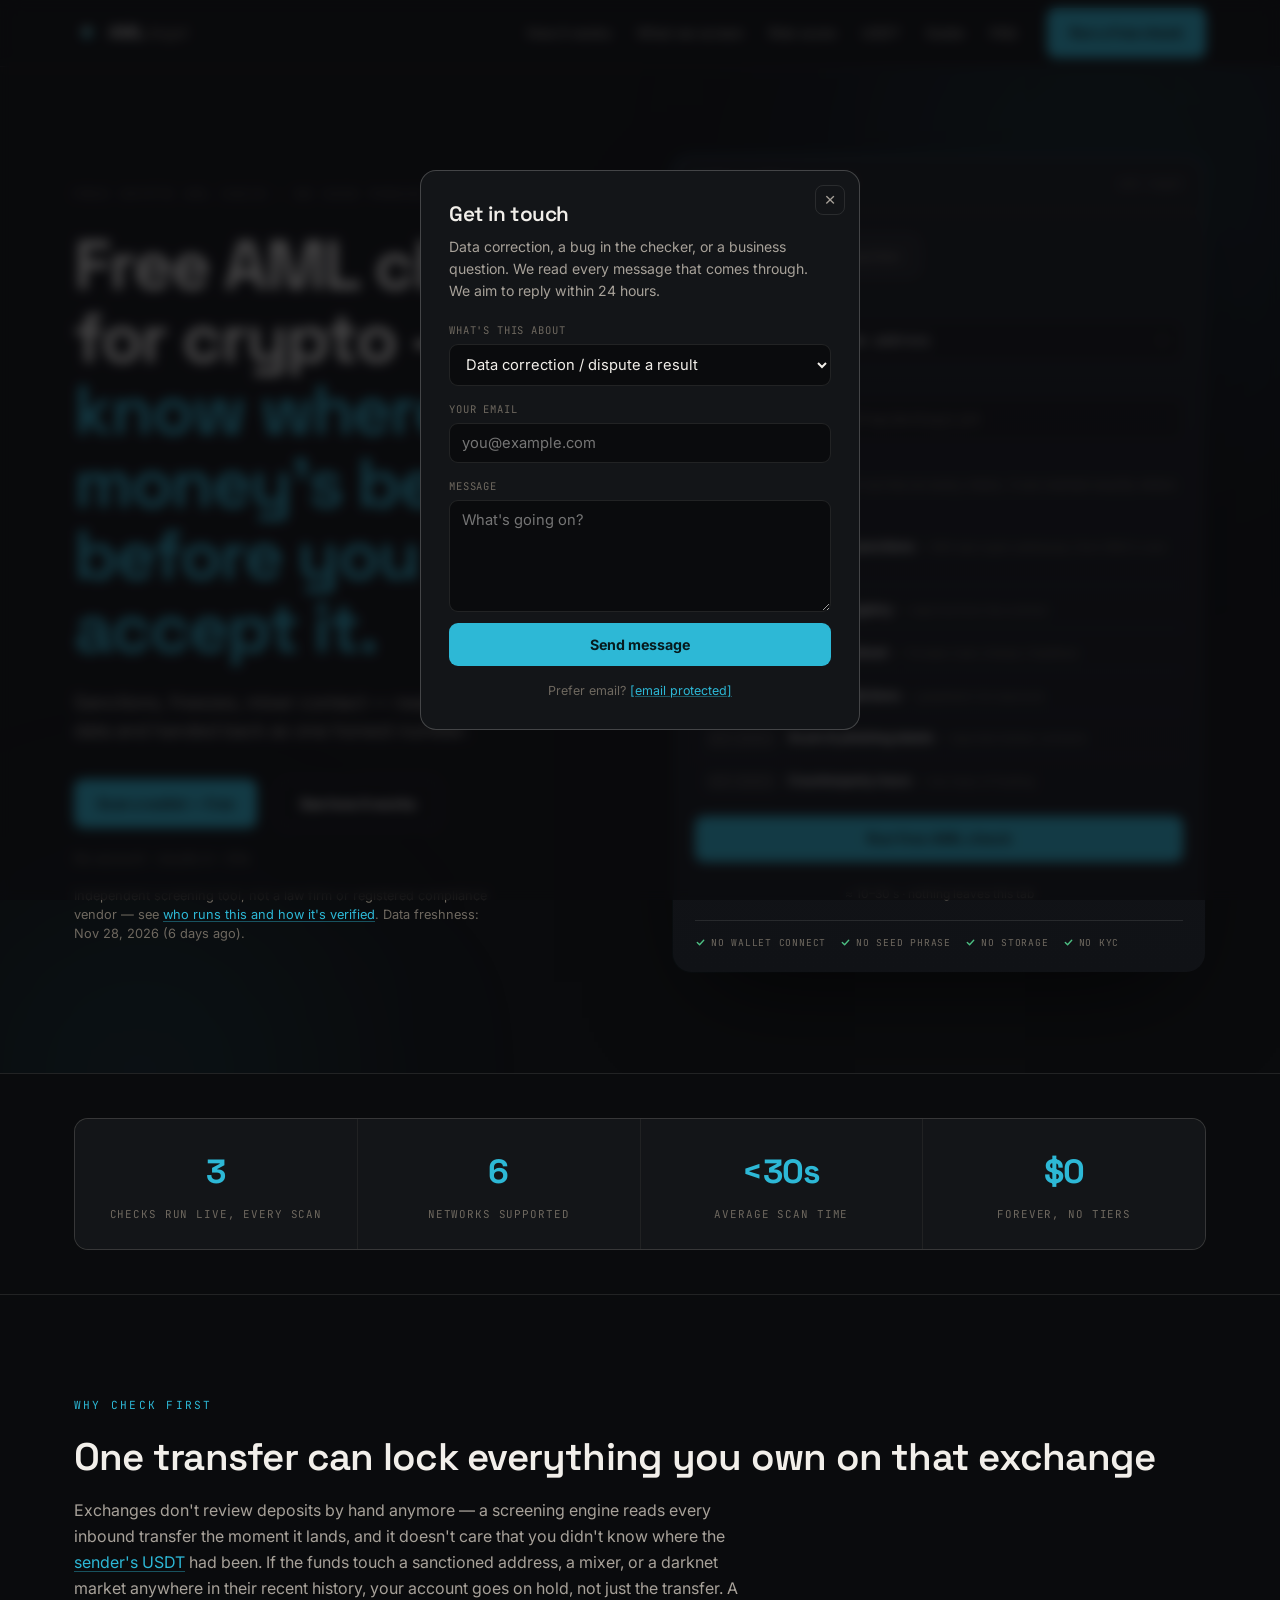
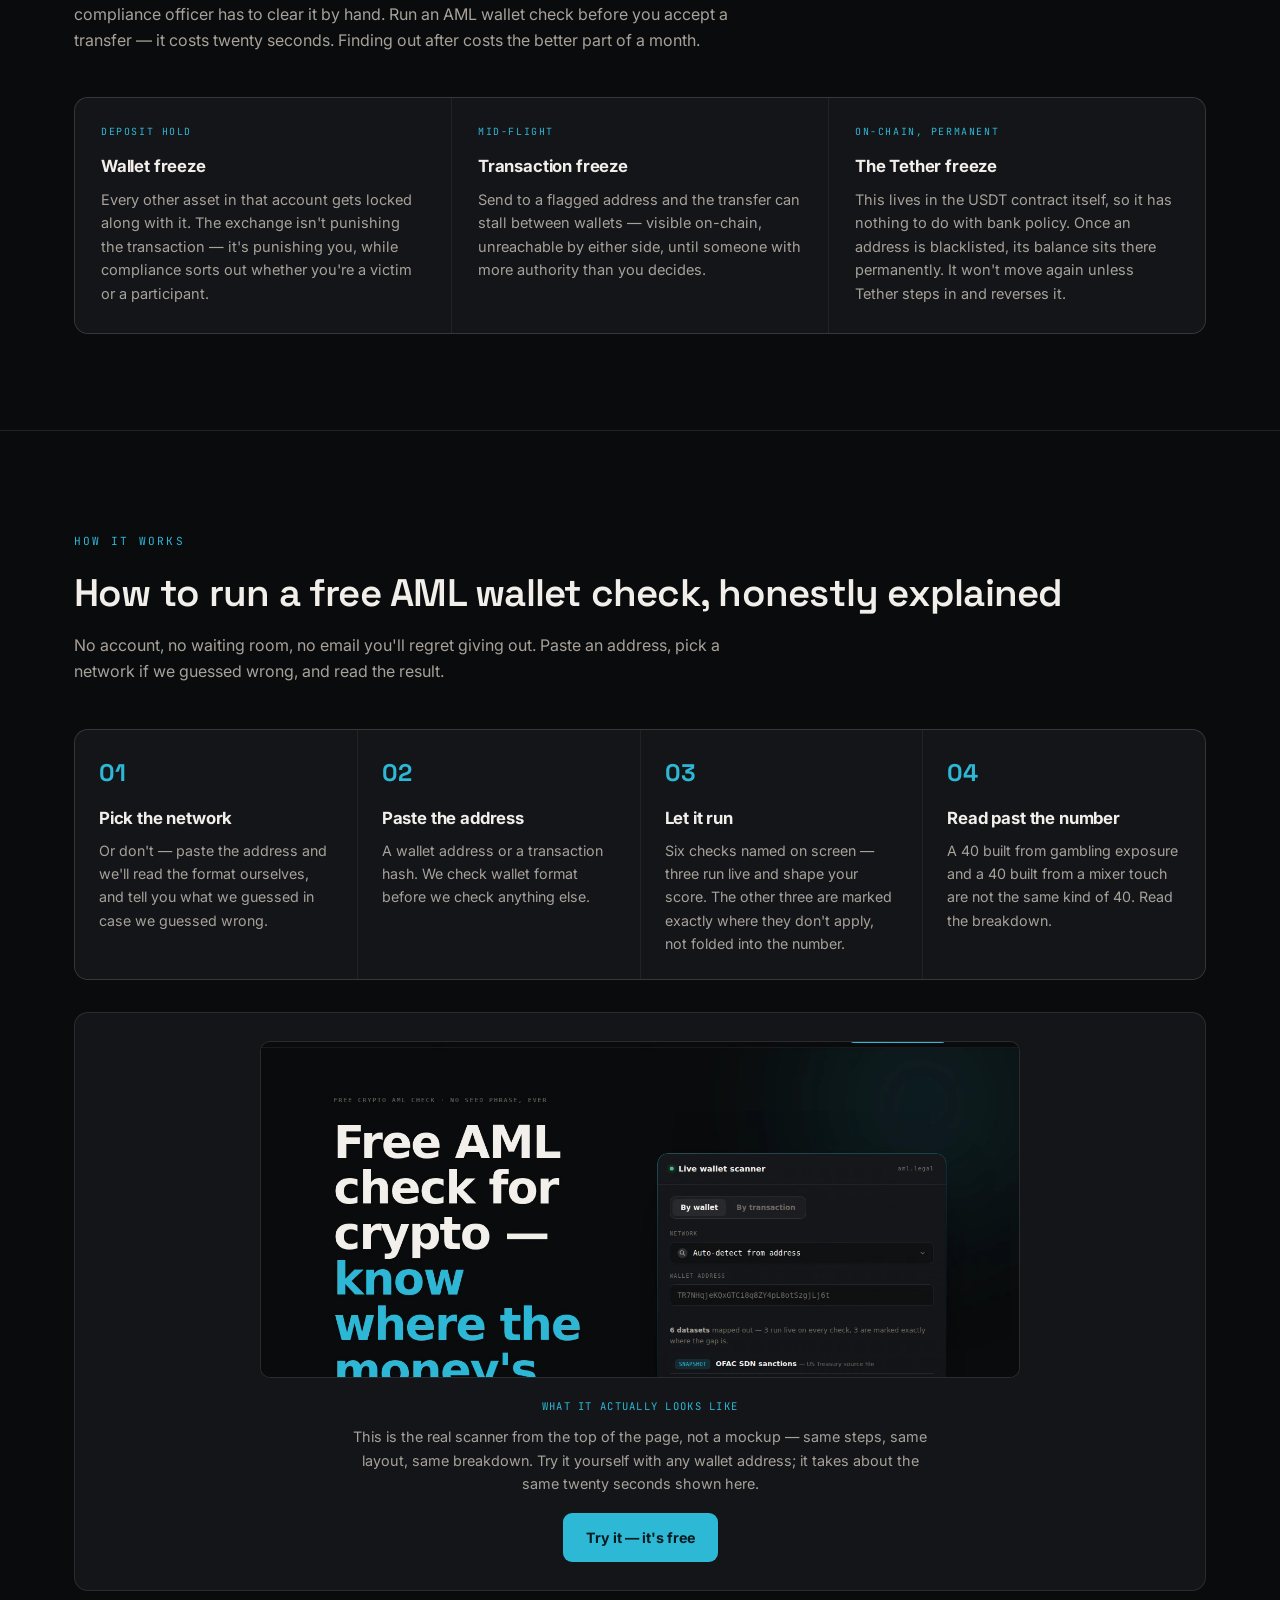
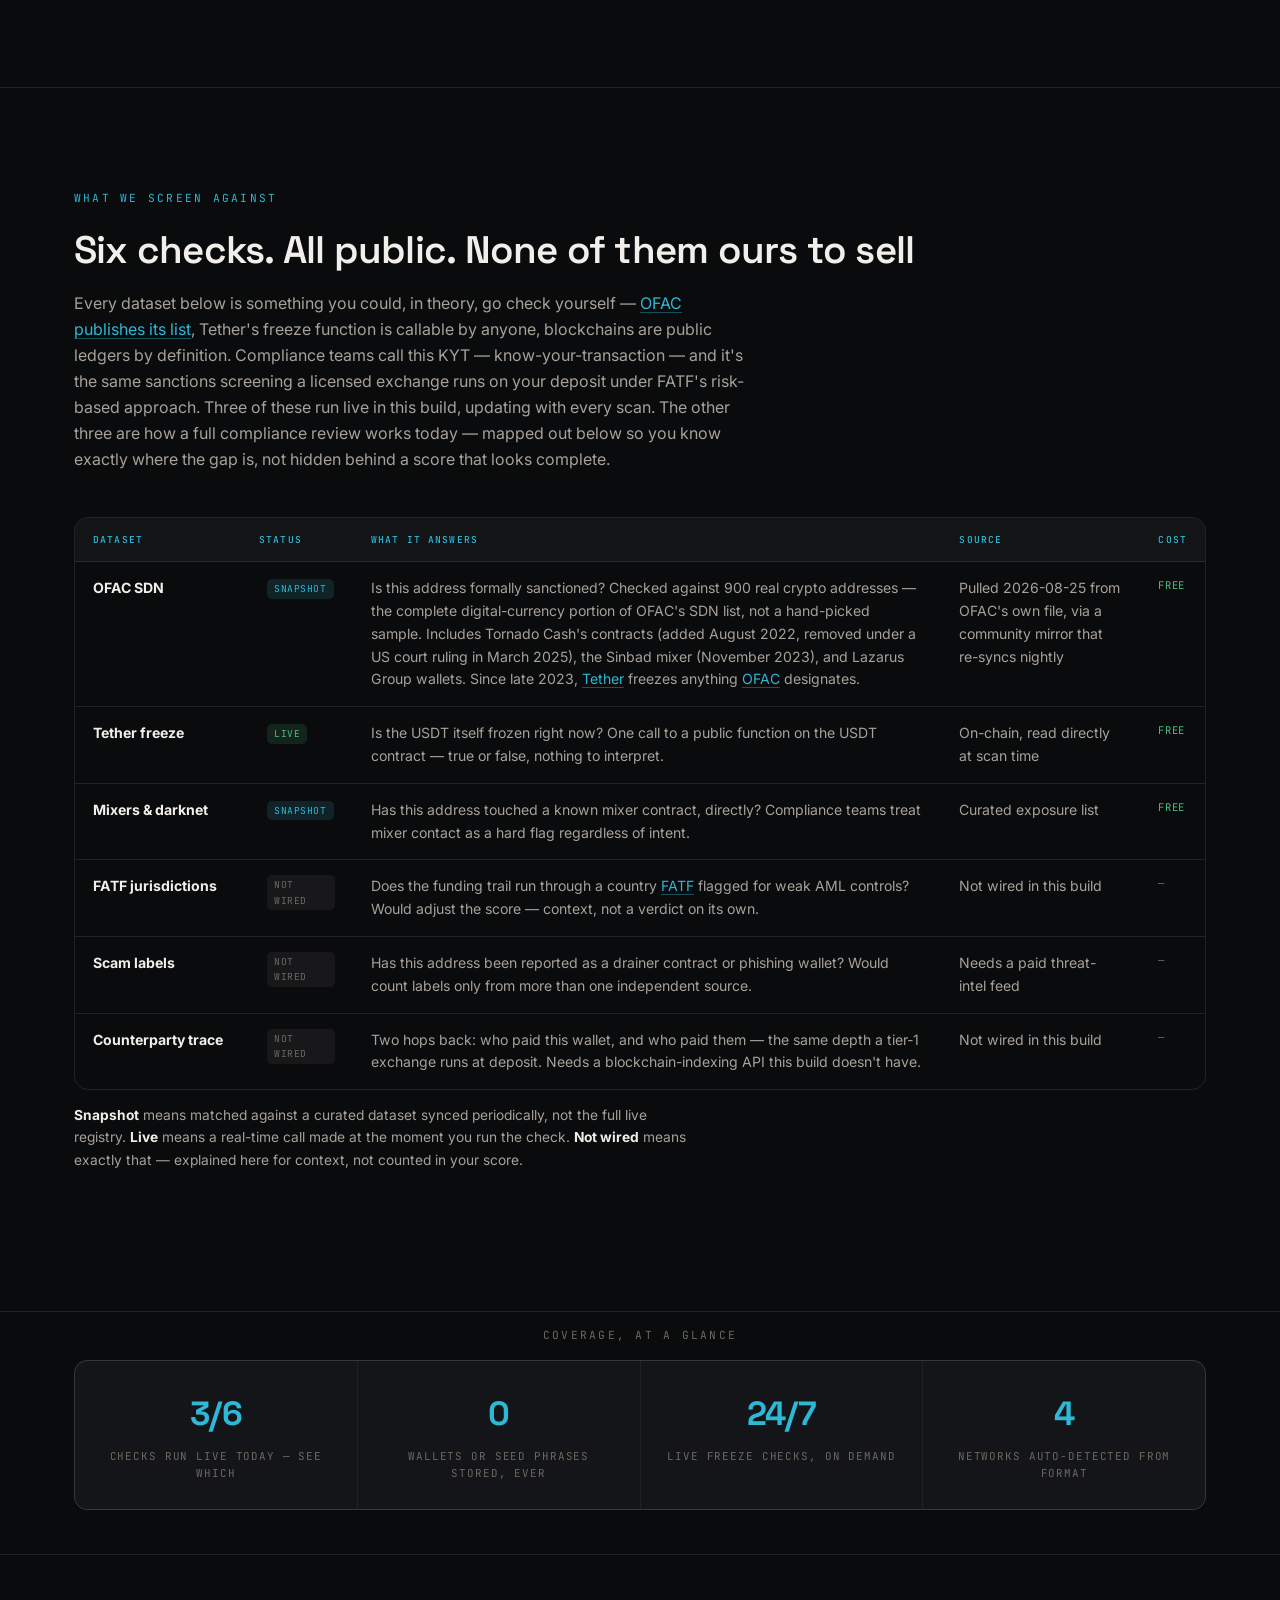
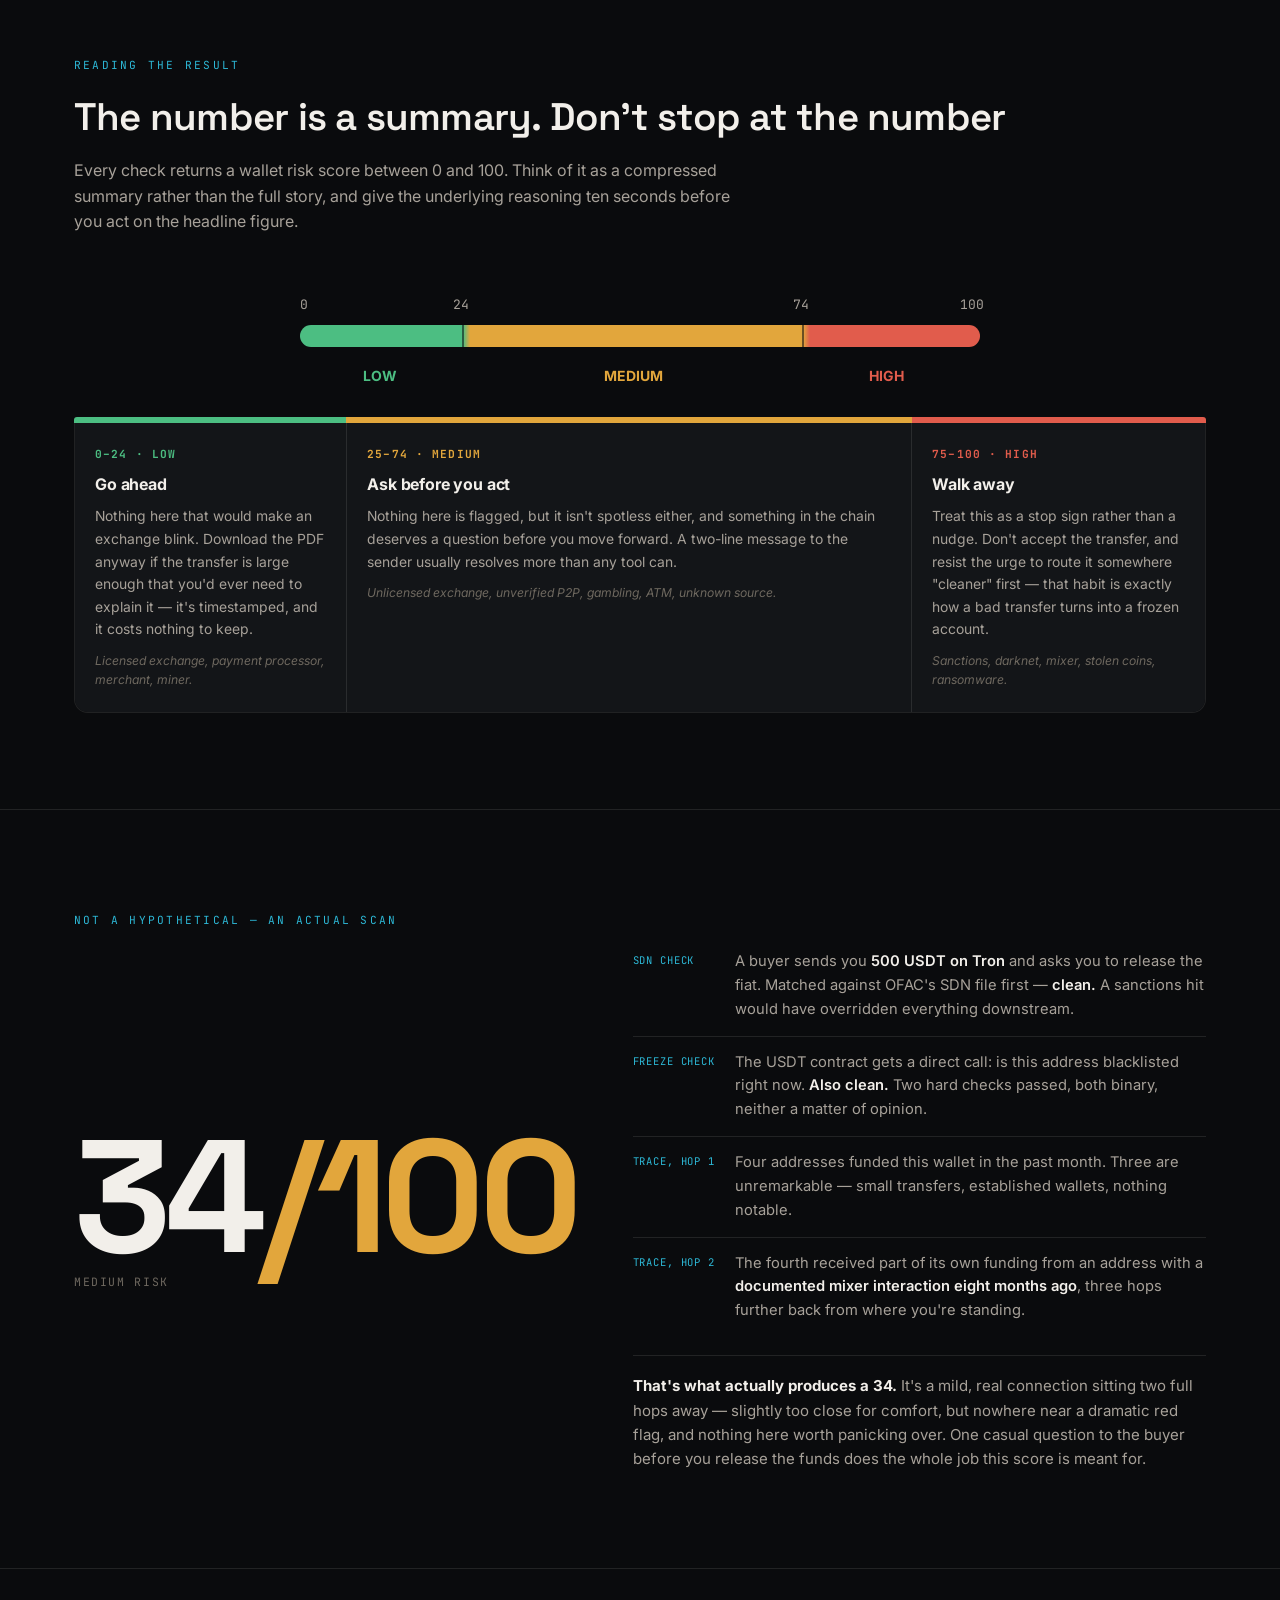
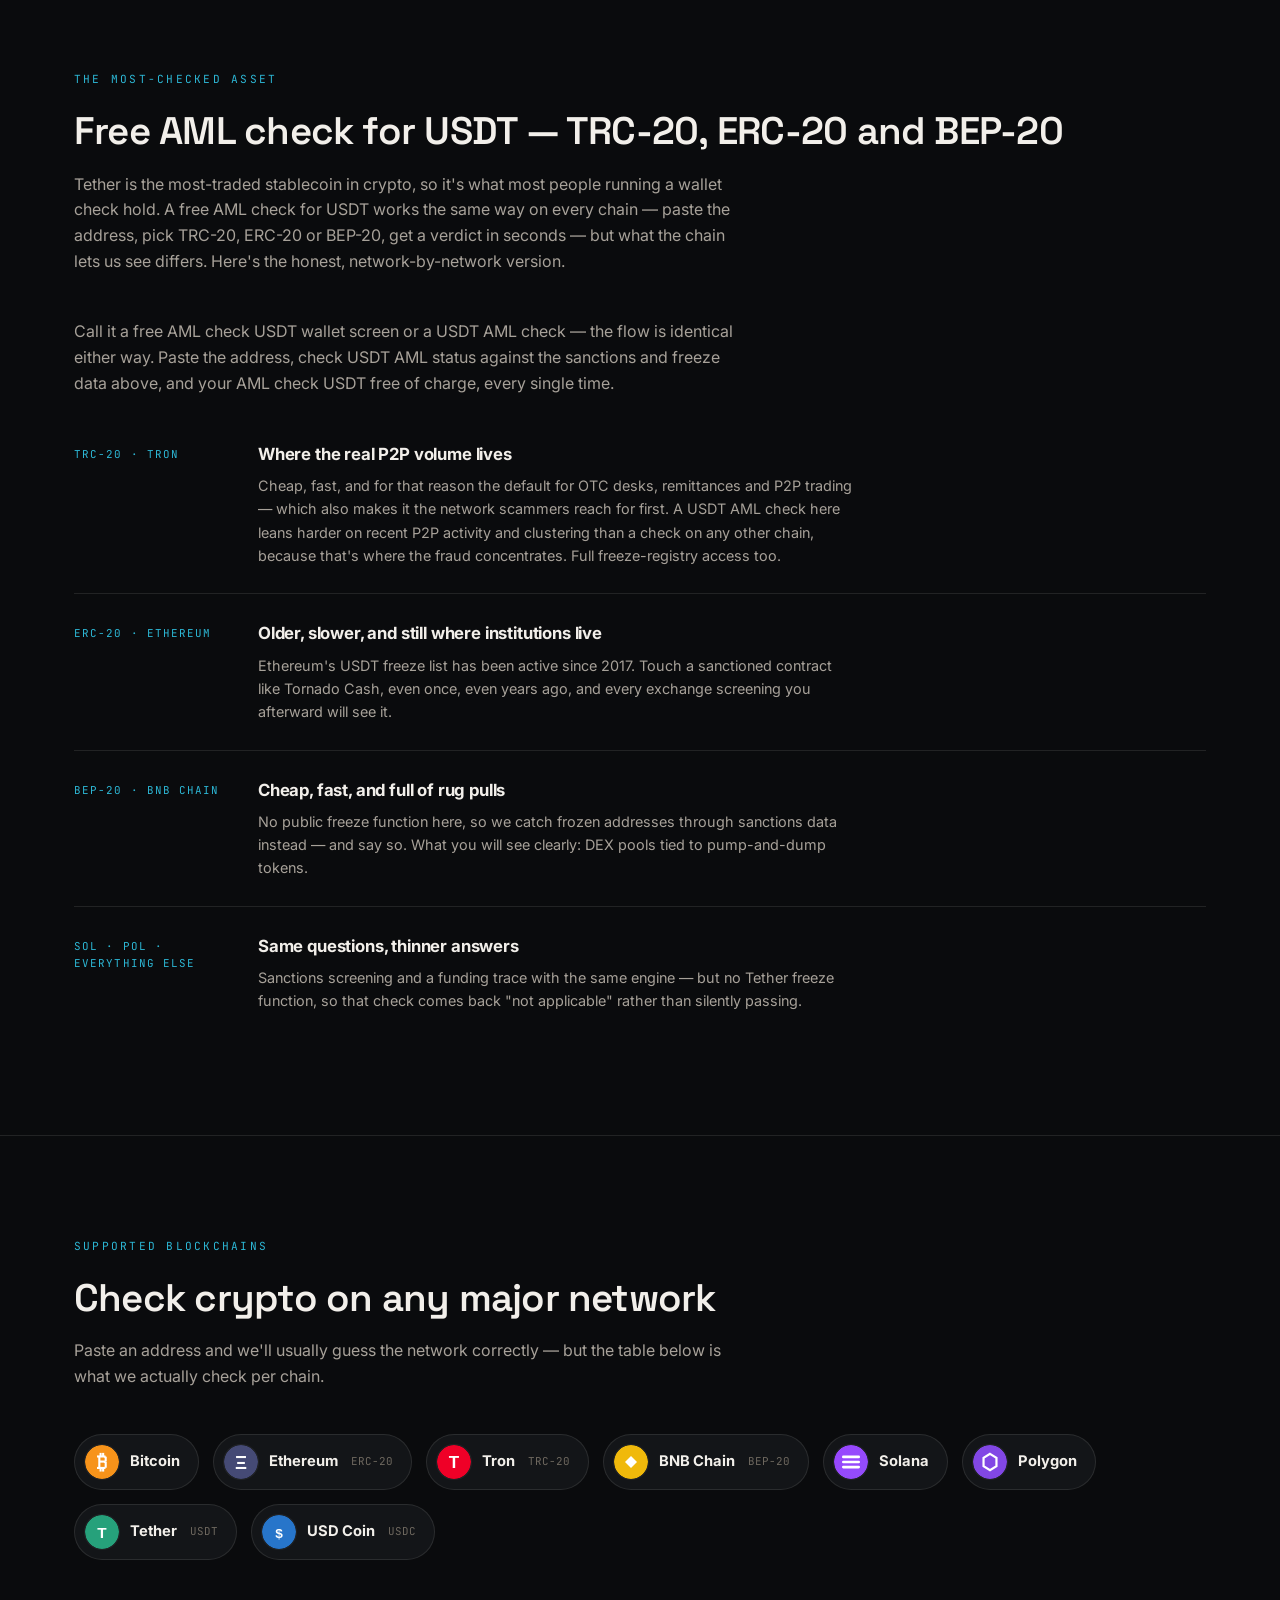
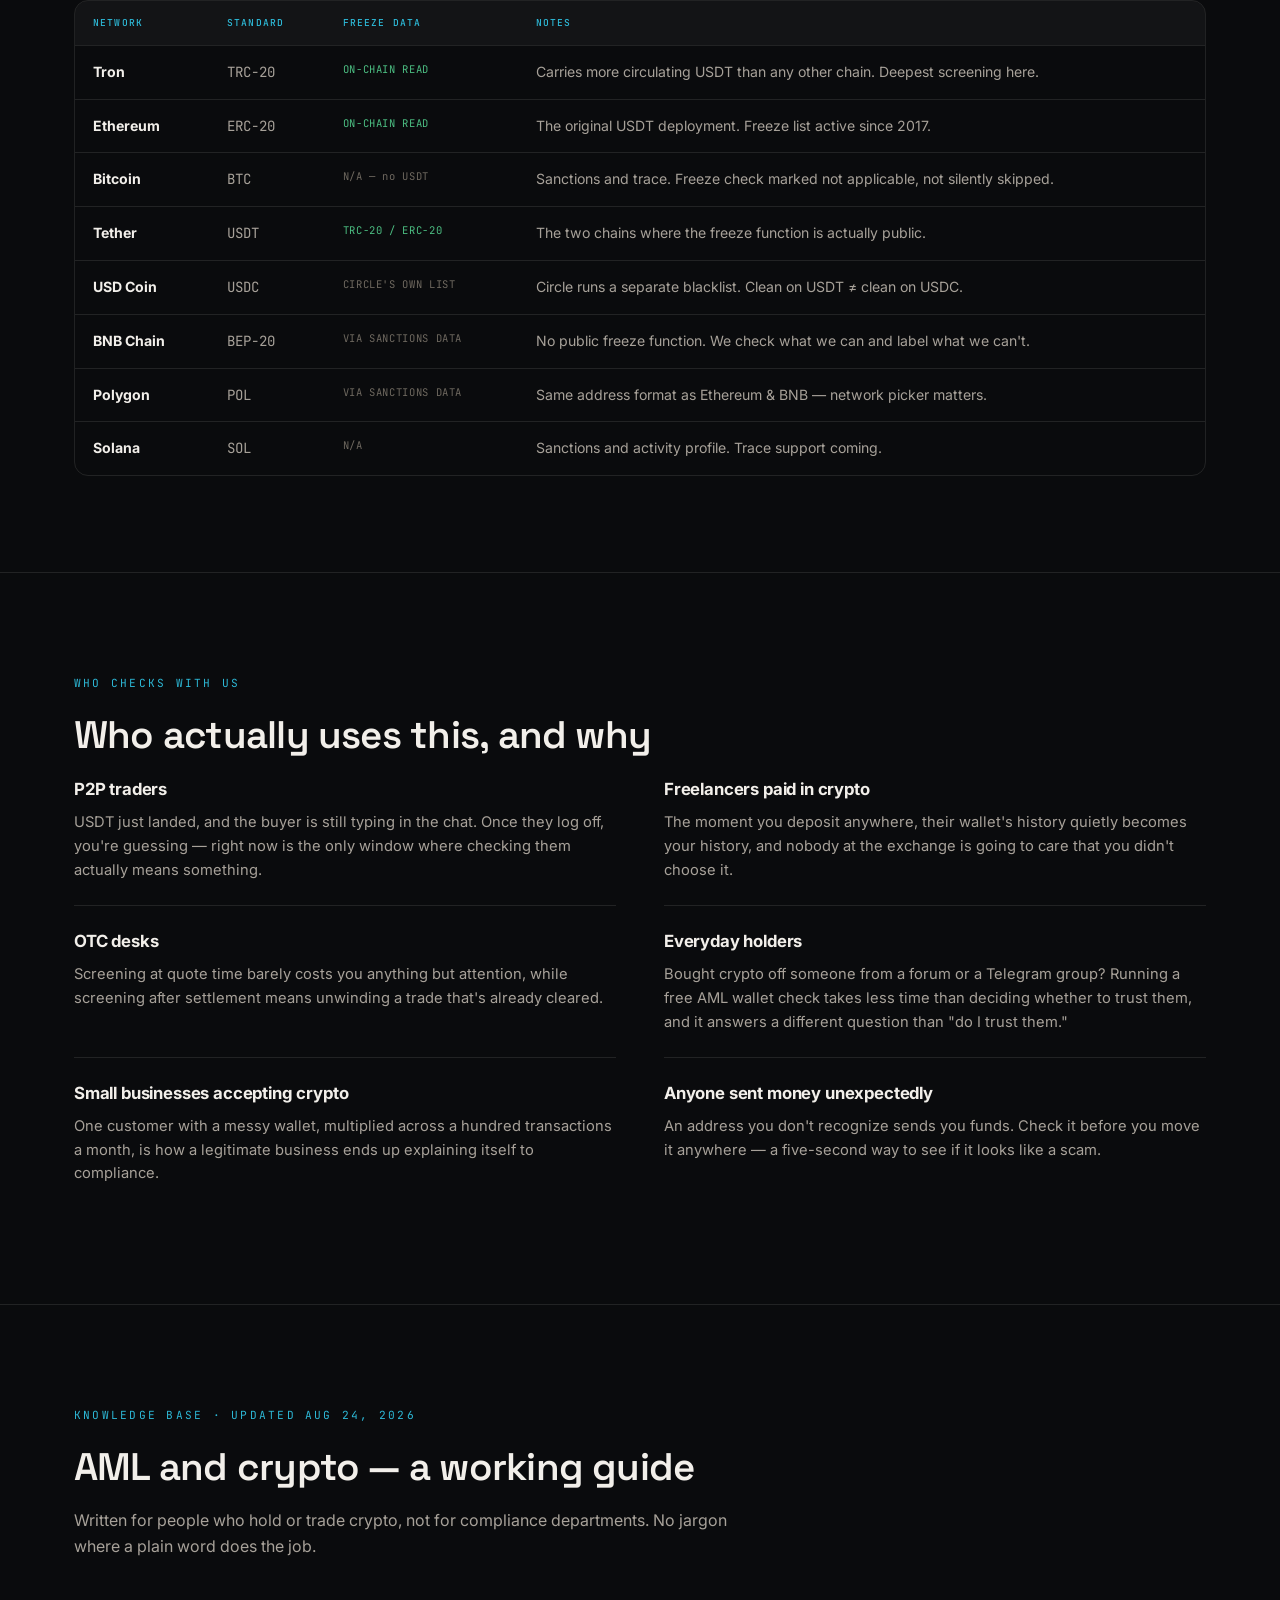
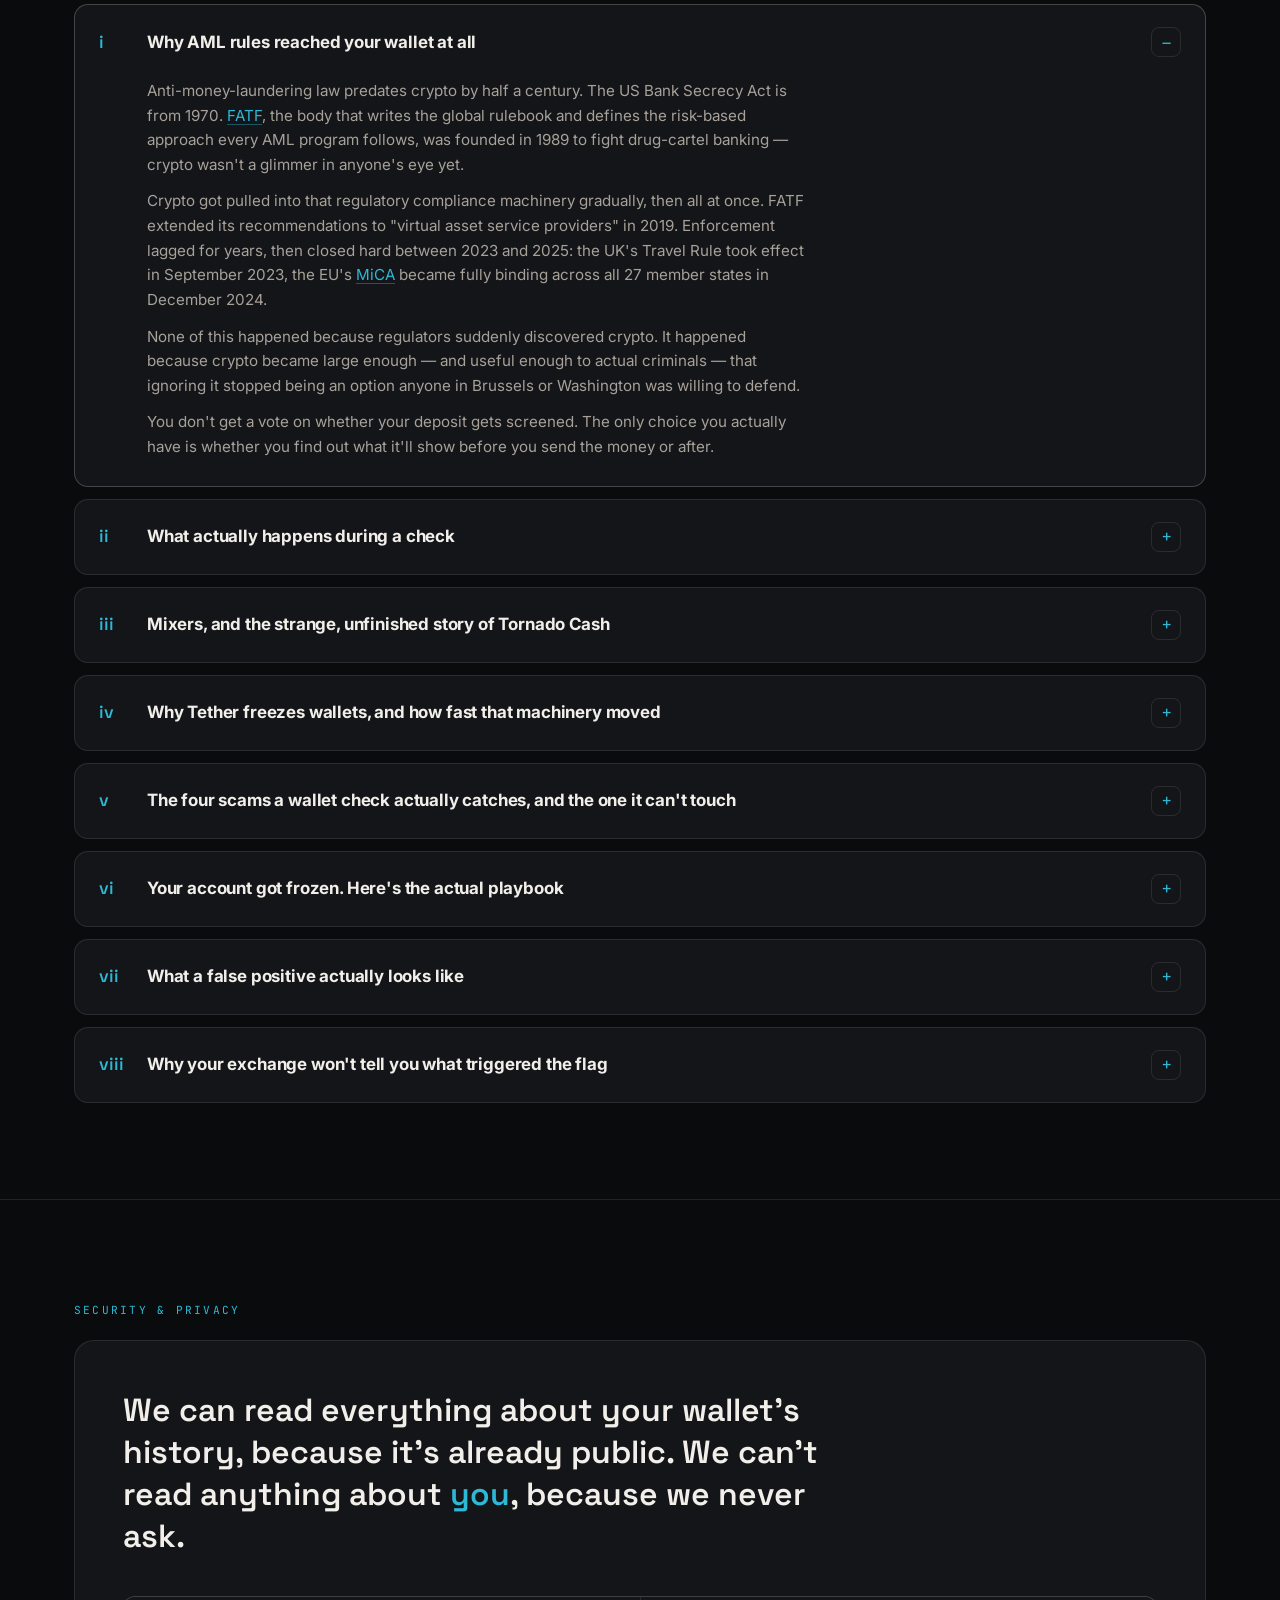
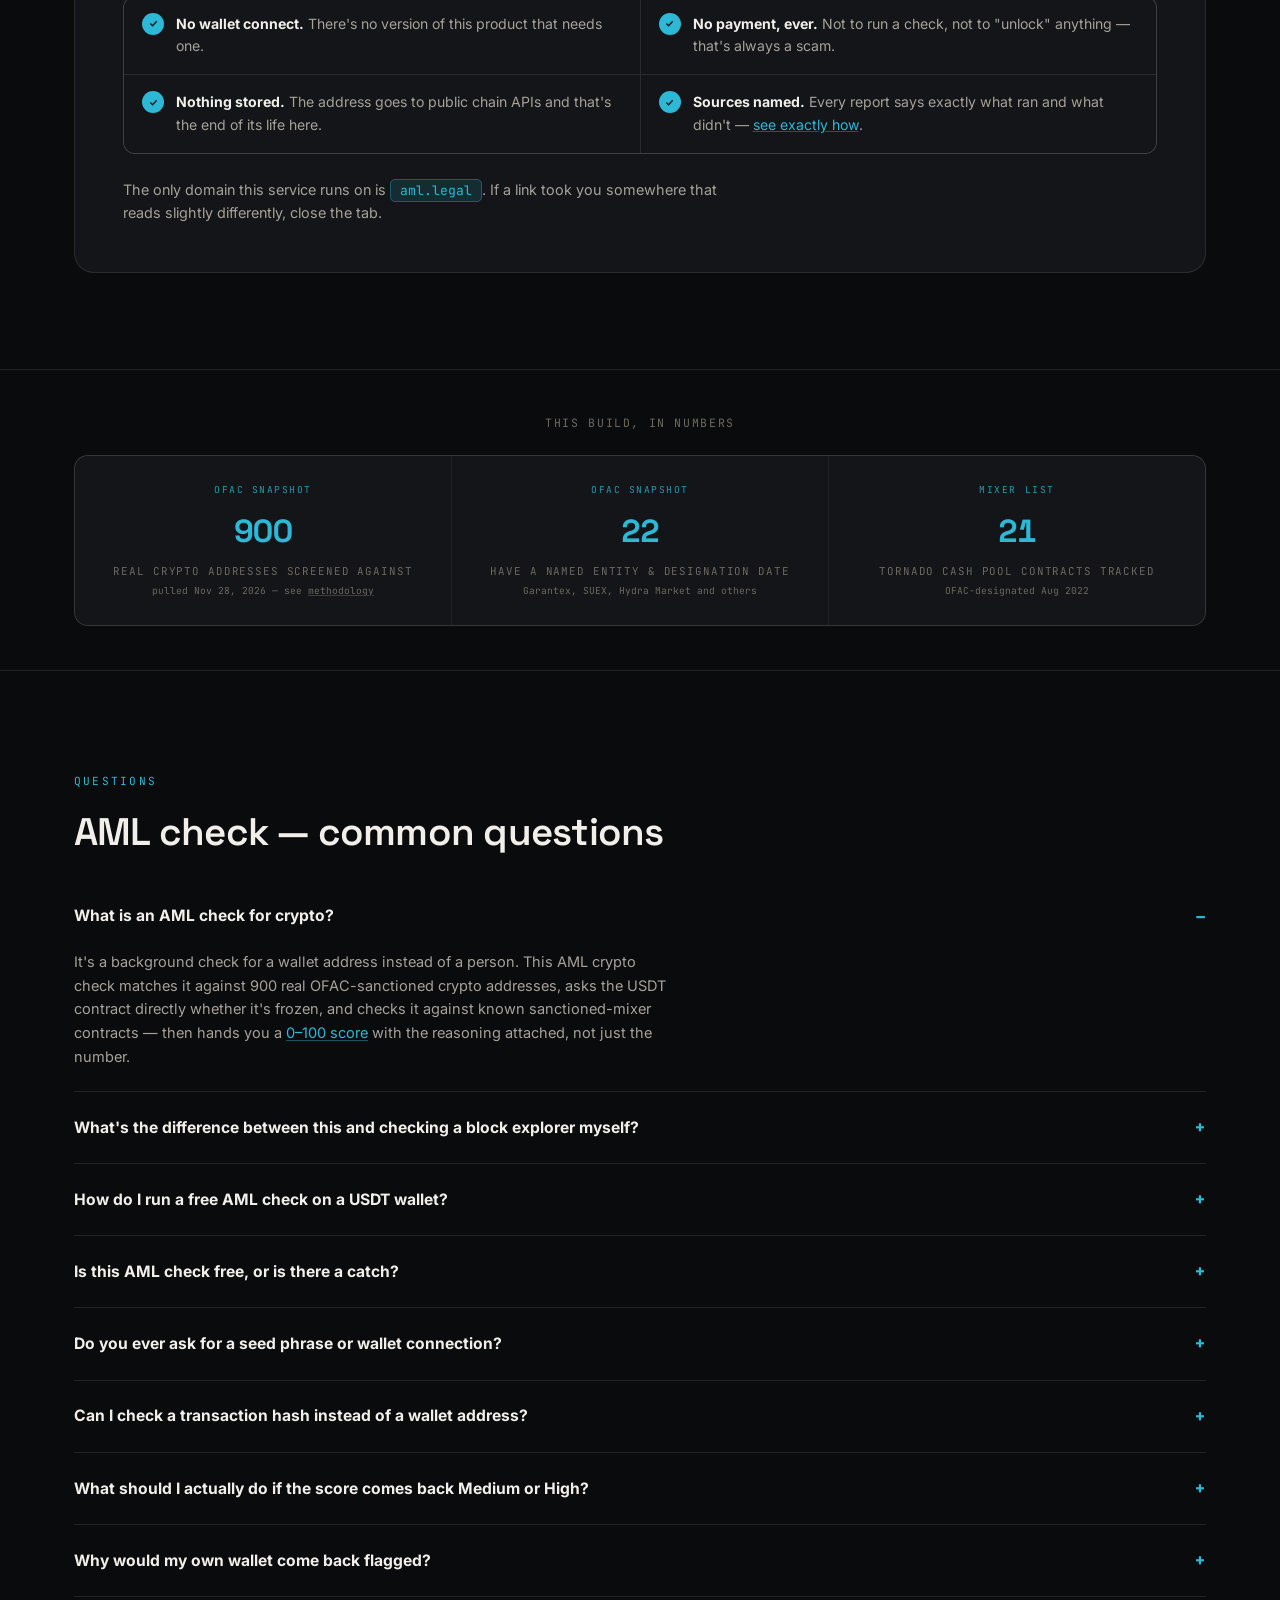
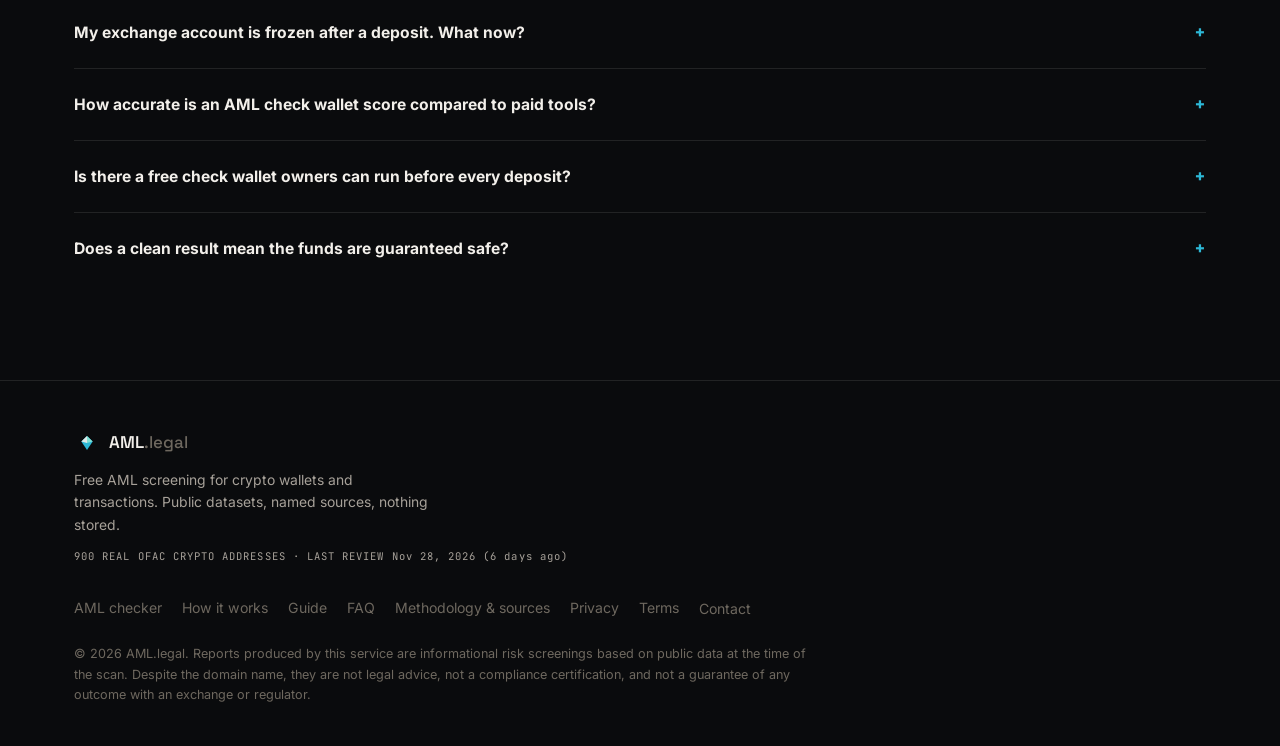
<file: index.html>
<!DOCTYPE html>
<html lang="en">
<head>
<meta charset="UTF-8">
<meta name="viewport" content="width=device-width, initial-scale=1.0">

<title>AML Check Crypto — Free Wallet &amp; USDT Scanner | AML.legal</title>
<meta name="description" content="Free AML check crypto wallets and USDT can trust — OFAC sanctions, Tether freeze list, mixers &amp; darknet exposure screened instantly. Get a free AML check wallet report in 30 seconds, no sign-up, no seed phrase.">
<link rel="canonical" href="https://aml.legal/">
<meta name="robots" content="index, follow, max-image-preview:large, max-snippet:-1">
<meta name="theme-color" content="#0A0B0D">
<!-- Google Search / general browsers: SVG first, then PNG ≥48px per Google's 2026 favicon guidelines -->
<link rel="icon" type="image/svg+xml" href="icons/favicon-source.svg">
<link rel="icon" type="image/png" sizes="48x48" href="icons/icon-48.png">
<link rel="icon" type="image/png" sizes="96x96" href="icons/icon-96.png">
<link rel="icon" type="image/png" sizes="32x32" href="icons/icon-32.png">
<link rel="icon" type="image/png" sizes="16x16" href="icons/icon-16.png">
<link rel="icon" href="favicon.ico" sizes="any">
<!-- Apple: full-bleed icon (iOS applies its own corner mask) + monochrome Safari pinned-tab -->
<link rel="apple-touch-icon" href="icons/apple-touch-icon.png">
<link rel="mask-icon" href="icons/safari-pinned-tab.svg" color="#2DB8D6">
<!-- Android / PWA -->
<link rel="manifest" href="icons/site.webmanifest">
<!-- Windows tiles -->
<meta name="msapplication-TileColor" content="#0A0B0D">
<meta name="msapplication-TileImage" content="icons/mstile-150x150.png">
<meta name="msapplication-config" content="icons/browserconfig.xml">

<meta property="og:type" content="website">
<meta property="og:url" content="https://aml.legal/">
<meta property="og:site_name" content="AML.legal">
<meta property="og:title" content="AML Check Crypto — Free Wallet Screening | AML.legal">
<meta property="og:description" content="Run a free AML check on any crypto wallet or USDT address. OFAC sanctions, Tether freeze registry, mixer &amp; darknet exposure. Instant risk score, no sign-up.">
<meta property="og:image" content="https://aml.legal/og-image.png">
<meta property="og:image:width" content="1200">
<meta property="og:image:height" content="630">
<meta name="twitter:card" content="summary_large_image">
<meta name="twitter:title" content="AML Check Crypto — Free Wallet Screening | AML.legal">
<meta name="twitter:description" content="Free AML check for USDT, BTC, ETH and 100+ coins. OFAC, Tether freeze list, mixers, darknet. No KYC, no seed phrase — ever.">
<meta name="twitter:image" content="https://aml.legal/og-image.png">

<script type="application/ld+json">
{
  "@context": "https://schema.org",
  "@type": "WebApplication",
  "name": "AML.legal — Free Crypto AML Checker",
  "url": "https://aml.legal/",
  "applicationCategory": "FinanceApplication",
  "operatingSystem": "Any",
  "offers": { "@type": "Offer", "price": "0", "priceCurrency": "USD" },
  "description": "Free AML check for crypto wallets and transactions. Screens addresses against OFAC sanctions, the Tether on-chain freeze registry, mixer and darknet exposure lists. Instant 0–100 risk score. No sign-up, no KYC, no seed phrase.",
  "featureList": [
    "Free AML check for crypto wallets and transactions, no sign-up required",
    "USDT AML check across TRC-20, ERC-20 and BEP-20 networks",
    "OFAC SDN sanctions screening against 900 real crypto addresses",
    "Live lookup against Tether's on-chain freeze registry",
    "Detection of known sanctioned-mixer contracts",
    "Instant 0–100 risk score with a per-source breakdown",
    "Timestamped, downloadable report"
  ]
}
</script>
<script type="application/ld+json">
{
  "@context": "https://schema.org",
  "@type": "FAQPage",
  "mainEntity": [
    { "@type": "Question", "name": "What is an AML check for crypto?",
      "acceptedAnswer": { "@type": "Answer", "text": "It's a background check for a wallet address instead of a person. This AML crypto check matches it against 900 real OFAC-sanctioned crypto addresses, asks the USDT contract directly whether it's frozen, and checks it against known sanctioned-mixer contracts — then returns a 0–100 score with the reasoning attached, not just the number." } },
    { "@type": "Question", "name": "What's the difference between this and checking a block explorer myself?",
      "acceptedAnswer": { "@type": "Answer", "text": "A block explorer shows raw activity: this address sent this many tokens to that address on this date. A screening report takes the same public data and tells you what it means — whether any of that history is sanctioned, frozen, or connected to something worth knowing about before you accept a transfer." } },
    { "@type": "Question", "name": "How do I run a free AML check on a USDT wallet?",
      "acceptedAnswer": { "@type": "Answer", "text": "Paste the address into the checker. Pick TRC-20, ERC-20 or BEP-20 if the network isn't auto-detected. Press run. Under thirty seconds later you have a score and a breakdown. No account, no email, no wait." } },
    { "@type": "Question", "name": "Is this AML check free, or is there a catch?",
      "acceptedAnswer": { "@type": "Answer", "text": "No catch. The underlying data is free: OFAC's sanctions list is a government file, Tether's freeze function is a public contract call, and blockchain data is open by definition. There is nothing proprietary being sold here, so there is nothing to charge for." } },
    { "@type": "Question", "name": "Do you ever ask for a seed phrase or wallet connection?",
      "acceptedAnswer": { "@type": "Answer", "text": "No. Screening a wallet requires exactly one input: the address, which is public by definition. There is no wallet-connect button anywhere on this site, and there never will be — a legitimate screening tool has no reason to want your keys." } },
    { "@type": "Question", "name": "Can I check a transaction hash instead of a wallet address?",
      "acceptedAnswer": { "@type": "Answer", "text": "Yes. Switch to the By transaction tab, paste the TXID, and pick the network. This is useful when you care about one specific incoming transfer rather than a sender's entire history." } },
    { "@type": "Question", "name": "What should I do if the score comes back Medium or High?",
      "acceptedAnswer": { "@type": "Answer", "text": "Medium: ask the sender where the funds originally came from, or request a transfer from a different wallet if the answer feels evasive. High: do not accept the transfer, and do not try to move it elsewhere to obscure it — ask for a different source or end the deal." } },
    { "@type": "Question", "name": "Why would my own wallet come back flagged?",
      "acceptedAnswer": { "@type": "Answer", "text": "Usually it's inherited history, not anything you did. If you ever received funds from an exchange, a P2P trade, or someone else's wallet with a murky past, that history is still attached to your address. Screening tools flag what happened, not whose fault it was." } },
    { "@type": "Question", "name": "My exchange account got frozen after a deposit. What now?",
      "acceptedAnswer": { "@type": "Answer", "text": "Screen the sender's wallet first to understand what triggered the flag, then find your exchange's compliance or AML-review channel specifically. Bring source-of-funds documentation. Clean funds with real paperwork typically clear in one to four weeks. Anyone offering to speed that up for a fee is running a scam." } },
    { "@type": "Question", "name": "How accurate is an AML check wallet score compared to paid tools?",
      "acceptedAnswer": { "@type": "Answer", "text": "About as accurate as any single AML tool gets — treat it as one strong opinion, not a certified verdict. The hard checks, OFAC match and Tether freeze, are exactly as accurate as paid tools, because they read the same government file and the same public contract. The soft parts, like mixer exposure weighting, vary between vendors the same way they vary between Chainalysis and Elliptic." } },
    { "@type": "Question", "name": "Is there a free check wallet owners can run before every deposit?",
      "acceptedAnswer": { "@type": "Answer", "text": "Yes — an AML check crypto free, every time, with no limit on how many addresses you run. Paste the address whenever you want to check AML crypto risk before accepting a transfer; there's no daily cap and no upgrade prompt waiting behind it." } },
    { "@type": "Question", "name": "Does a clean result mean the funds are guaranteed safe?",
      "acceptedAnswer": { "@type": "Answer", "text": "It means nothing matched at the exact moment of the check, not a promise about the future. Blacklists update daily, so an address that's clean today can be flagged next week. A timestamped report proves what you knew when you made the call." } }
  ]
}
</script>
<script type="application/ld+json">
{
  "@context": "https://schema.org",
  "@type": "HowTo",
  "name": "How to run a free AML wallet check",
  "description": "How to check a crypto wallet or USDT address for AML risk — sanctions, freezes, mixers and darknet exposure — in under a minute, for free.",
  "totalTime": "PT1M",
  "estimatedCost": { "@type": "MonetaryAmount", "currency": "USD", "value": "0" },
  "step": [
    { "@type": "HowToStep", "position": 1, "name": "Pick the network",
      "text": "Choose Bitcoin, Ethereum, Tron, BNB Chain, Solana or Polygon — or leave it on auto-detect and paste the address; the format is read automatically." },
    { "@type": "HowToStep", "position": 2, "name": "Paste the address",
      "text": "Paste a wallet address or a transaction hash. The format is validated before anything else runs." },
    { "@type": "HowToStep", "position": 3, "name": "Let it run",
      "text": "Six checks named in sequence. Three run on live or curated data with every scan: sanctions, Tether freeze registry, mixer and darknet exposure. Three are not wired to a live provider in this build — FATF jurisdictions, scam labels, and a two-hop counterparty trace — and are disclosed as such rather than folded into the score." },
    { "@type": "HowToStep", "position": 4, "name": "Read past the number",
      "text": "Read the 0–100 risk score together with the exposure breakdown underneath it, not the headline figure alone." }
  ]
}
</script>
<!--
  sameAs is intentionally left empty — only add real public profiles for
  Alex Komanov (GitHub, LinkedIn, X, etc.) here if/when they exist and are actually linked
  to from those profiles back to this site. An empty array is honest; a fake
  or unclaimed one is worse than nothing.
-->
<script type="application/ld+json">
{
  "@context": "https://schema.org",
  "@type": "Organization",
  "name": "AML.legal",
  "url": "https://aml.legal/",
  "logo": "https://aml.legal/icons/icon-512.png",
  "description": "Free AML screening tool for crypto wallets and transactions, checking public sanctions, freeze and exposure datasets.",
  "founder": {
    "@type": "Person",
    "name": "Alex Komanov"
  },
  "address": {
    "@type": "PostalAddress",
    "addressCountry": "US"
  },
  "contactPoint": {
    "@type": "ContactPoint",
    "email": "[email protected]",
    "contactType": "customer support"
  },
  "sameAs": []
}
</script>

<link rel="preconnect" href="https://fonts.googleapis.com">
<link rel="preconnect" href="https://fonts.gstatic.com" crossorigin>
<link href="https://fonts.googleapis.com/css2?family=Space+Grotesk:wght@500;600;700&family=Inter:wght@400;500;600;700&family=JetBrains+Mono:wght@400;500;600&display=swap" rel="stylesheet">

<link rel="stylesheet" href="styles.min.css?v=2026-08-26">
</head>

<body>

<header class="topbar">
  <div class="wrap">
    <a class="wordmark" href="https://aml.legal/">
      <span class="logomark"><svg viewBox="0 0 64 64"><path d="M32 15 L46 28 L32 49 L18 28 Z" fill="#2DB8D6"/><path d="M32 15 L46 28 L32 32 Z" fill="#7FE0D4"/><path d="M32 15 L18 28 L32 32 Z" fill="#F2EFEA" opacity="0.9"/></svg></span>
      <span>AML<em>.legal</em></span>
    </a>
    <nav class="main" aria-label="Main">
      <a href="#how">How it works</a>
      <a href="#datasets">What we screen</a>
      <a href="#score">Risk score</a>
      <a href="#usdt">USDT</a>
      <a href="#guide">Guide</a>
      <a href="#faq">FAQ</a>
    </nav>
    <a class="btn primary" href="#checker">Run a free check</a>
  </div>
</header>

<main id="main">

<section class="hero">
  <div class="hero-atmos" aria-hidden="true">
    <div class="glow g1"></div>
    <div class="glow g2"></div>
  </div>

  <div class="wrap hero-grid">
    <div>
      <span class="eyebrow">Free crypto AML check · no seed phrase, ever</span>
      <h1>Free AML check for crypto —<br><em>know where the money's been before you accept it.</em></h1>
      <p class="lede">
        Sanctions, freezes, mixer contact — read directly from public
        data and handed back as one honest number.
      </p>
      <div class="hero-cta">
        <a class="btn primary" href="#checker">Scan a wallet — free</a>
        <a class="btn ghost" href="#how">See how it works</a>
        <span class="note">No account · results in ~20s</span>
      </div>
      <p class="trust-strip">
        Independent screening tool, not a law firm or registered compliance vendor — see
        <a class="inline" href="/about.html">who runs this and how it's verified</a>.
        Data freshness: <span id="freshness-badge-hero"><time datetime="2026-08-25" id="freshness-time-hero">Aug 25, 2026</time></span>.
      </p>
    </div>

    <div class="panel-shell">
      <div class="checker" id="checker" aria-label="Free crypto AML checker">
        <div class="checker-head">
          <span class="checker-title"><span class="status-dot"></span>Live wallet scanner</span>
          <span class="doc-no" id="doc-no">aml.legal</span>
        </div>

        <div class="checker-body" id="form-view">
          <div class="tabs" role="tablist" aria-label="Check type">
            <button role="tab" aria-selected="true" data-mode="wallet">By wallet</button>
            <button role="tab" aria-selected="false" data-mode="tx">By transaction</button>
          </div>

          <div class="field">
            <label for="netBtn">Network</label>
            <div class="net-picker" id="netPicker">
              <button type="button" class="net-picker-btn" id="netBtn" aria-haspopup="listbox" aria-expanded="false">
                <span class="net-ic" id="netBtnIcon"><svg viewBox="0 0 20 20"><circle cx="10" cy="10" r="10" fill="#2A2D33"/><circle cx="8.6" cy="8.6" r="3.4" fill="none" stroke="#A7A199" stroke-width="1.4"/><line x1="11.1" y1="11.1" x2="14.3" y2="14.3" stroke="#A7A199" stroke-width="1.4" stroke-linecap="round"/></svg></span>
                <span id="netBtnLabel">Auto-detect from address</span>
                <svg class="chev" viewBox="0 0 20 20"><path d="M5 8l5 5 5-5"/></svg>
              </button>
              <ul class="net-picker-list" id="netList" role="listbox" hidden>
                <li class="net-opt" data-value="" role="option" aria-selected="true">
                  <span class="net-ic"><svg viewBox="0 0 20 20"><circle cx="10" cy="10" r="10" fill="#2A2D33"/><circle cx="8.6" cy="8.6" r="3.4" fill="none" stroke="#A7A199" stroke-width="1.4"/><line x1="11.1" y1="11.1" x2="14.3" y2="14.3" stroke="#A7A199" stroke-width="1.4" stroke-linecap="round"/></svg></span>
                  Auto-detect from address
                </li>
                <li class="net-opt" data-value="btc" role="option" aria-selected="false">
                  <span class="net-ic"><svg viewBox="0 0 20 20"><circle cx="10" cy="10" r="10" fill="#F7931A"/><text x="10" y="14.3" font-family="Arial,sans-serif" font-size="12" font-weight="700" fill="#fff" text-anchor="middle">₿</text></svg></span>
                  Bitcoin
                </li>
                <li class="net-opt" data-value="eth" role="option" aria-selected="false">
                  <span class="net-ic"><svg viewBox="0 0 20 20"><circle cx="10" cy="10" r="10" fill="#454A75"/><text x="10" y="14" font-family="Arial,sans-serif" font-size="11" font-weight="700" fill="#fff" text-anchor="middle">Ξ</text></svg></span>
                  Ethereum · ERC-20
                </li>
                <li class="net-opt" data-value="trx" role="option" aria-selected="false">
                  <span class="net-ic"><svg viewBox="0 0 20 20"><circle cx="10" cy="10" r="10" fill="#EF0027"/><text x="10" y="13.8" font-family="Arial,sans-serif" font-size="10" font-weight="800" fill="#fff" text-anchor="middle">T</text></svg></span>
                  Tron · TRC-20
                </li>
                <li class="net-opt" data-value="bnb" role="option" aria-selected="false">
                  <span class="net-ic"><svg viewBox="0 0 20 20"><circle cx="10" cy="10" r="10" fill="#F0B90B"/><rect x="7.5" y="7.5" width="5" height="5" fill="#fff" transform="rotate(45 10 10)"/></svg></span>
                  BNB Smart Chain · BEP-20
                </li>
                <li class="net-opt" data-value="sol" role="option" aria-selected="false">
                  <span class="net-ic"><svg viewBox="0 0 20 20"><defs><linearGradient id="solg" x1="0" y1="0" x2="20" y2="20"><stop offset="0" stop-color="#9945FF"/><stop offset="1" stop-color="#14F195"/></linearGradient></defs><circle cx="10" cy="10" r="10" fill="url(#solg)"/><g stroke="#fff" stroke-width="1.6" stroke-linecap="round"><line x1="5.5" y1="7" x2="14.5" y2="7"/><line x1="5.5" y1="10" x2="14.5" y2="10"/><line x1="5.5" y1="13" x2="14.5" y2="13"/></g></svg></span>
                  Solana
                </li>
                <li class="net-opt" data-value="pol" role="option" aria-selected="false">
                  <span class="net-ic"><svg viewBox="0 0 20 20"><circle cx="10" cy="10" r="10" fill="#8247E5"/><polygon points="10,5.2 13.8,7.6 13.8,12.4 10,14.8 6.2,12.4 6.2,7.6" fill="none" stroke="#fff" stroke-width="1.3"/></svg></span>
                  Polygon
                </li>
              </ul>
            </div>
            <select id="net" class="sr-only-select" tabindex="-1" aria-hidden="true">
              <option value="">Auto-detect from address</option>
              <option value="btc">Bitcoin</option>
              <option value="eth">Ethereum · ERC-20</option>
              <option value="trx">Tron · TRC-20</option>
              <option value="bnb">BNB Smart Chain · BEP-20</option>
              <option value="sol">Solana</option>
              <option value="pol">Polygon</option>
            </select>
          </div>

          <div class="field">
            <label for="addr" id="addr-label">Wallet address</label>
            <input type="text" id="addr" autocomplete="off" spellcheck="false"
                   placeholder="TR7NHqjeKQxGTCi8q8ZY4pL8otSzgjLj6t">
            <p class="detect-hint" id="hint" aria-live="polite"></p>
          </div>

          <p class="datasets-line"><b>6 datasets</b> mapped out — 3 run live on every check, 3 are marked exactly where the gap is.</p>
          <div class="datasets">
            <div class="ds"><span class="live-badge b-snap">Snapshot</span><span><b>OFAC SDN sanctions</b> <small>— 900 real crypto addresses, from OFAC's own file</small></span></div>
            <div class="ds"><span class="live-badge b-live">Live</span><span><b>Tether freeze registry</b> <small>— read live from the contract</small></span></div>
            <div class="ds"><span class="live-badge b-snap">Snapshot</span><span><b>Mixers &amp; darknet</b> <small>— Tornado Cash, Sinbad, ChipMixer</small></span></div>
            <div class="ds"><span class="live-badge b-na">Not wired</span><span><b>FATF jurisdictions</b> <small>— grey/black-list exposure</small></span></div>
            <div class="ds"><span class="live-badge b-na">Not wired</span><span><b>Scam &amp; phishing labels</b> <small>— reported drainer contracts</small></span></div>
            <div class="ds"><span class="live-badge b-na">Not wired</span><span><b>Counterparty trace</b> <small>— two hops of funding</small></span></div>
          </div>

          <div class="run-row">
            <button class="btn primary" id="run">Run free AML check</button>
            <span class="run-note">≈ 10–30 s · nothing leaves this tab</span>
          </div>

          <p class="assure">
            <span><svg viewBox="0 0 24 24"><path d="M5 12l5 5 9-10"/></svg>No wallet connect</span>
            <span><svg viewBox="0 0 24 24"><path d="M5 12l5 5 9-10"/></svg>No seed phrase</span>
            <span><svg viewBox="0 0 24 24"><path d="M5 12l5 5 9-10"/></svg>No storage</span>
            <span><svg viewBox="0 0 24 24"><path d="M5 12l5 5 9-10"/></svg>No KYC</span>
          </p>
        </div>

        <div class="scan-panel" id="scan-view">
          <div class="scan-progress-head"><span class="lbl">Running AML check</span><span class="pct" id="scan-pct">0%</span></div>
          <div class="scan-progress"><i id="scan-progress-fill"></i></div>
          <ul class="scan-steps" id="steps"></ul>

          <div class="result" id="result">
            <div class="verdict-zone">
              <div class="gauge-wrap">
                <svg viewBox="0 0 160 160">
                  <circle class="gauge-track" cx="80" cy="80" r="66"/>
                  <circle class="gauge-fill" id="gauge-fill" cx="80" cy="80" r="66"
                          stroke="#4CBE82" stroke-dasharray="414.7" stroke-dashoffset="414.7"/>
                </svg>
                <div class="gauge-center">
                  <span class="num" id="score-num">0</span>
                  <span class="of">/100 RISK</span>
                </div>
              </div>
              <div>
                <span class="verdict-chip low" id="stamp">
                  <svg viewBox="0 0 24 24"><path d="M9 12l2 2 4-4"/><circle cx="12" cy="12" r="9"/></svg>
                  <span id="stamp-label">Low risk</span>
                </span>
                <p class="verdict-copy" id="verdict-text"></p>
              </div>
            </div>

            <div class="breakdown">
              <p class="breakdown-label">Exposure breakdown</p>
              <div id="bars"></div>
            </div>

            <p class="check-summary" id="check-summary">
              <strong>What actually ran live:</strong> OFAC SDN matching against 900 real,
              currently-published crypto addresses — the complete digital-currency portion of
              OFAC's list, pulled 2026-08-25 from a source that itself re-syncs nightly (not the ~19,000 non-crypto entries,
              which are irrelevant here) — plus a real-time on-chain call to Tether's contract for
              ERC-20 addresses, and matching against known sanctioned-mixer contracts. FATF
              jurisdiction, scam-label matching and multi-hop counterparty trace are not wired to
              a live data provider in this build — see the checklist above for exactly what ran
              on this address.
            </p>

            <div class="result-actions">
              <button class="btn ghost" id="again">New check</button>
              <button class="btn primary" id="pdf">Download PDF report</button>
            </div>
          </div>
        </div>
      </div>
    </div>
  </div>
</section>

<div class="stat-block">
  <div class="wrap">
    <div class="stat-grid">
      <div class="stat-cell"><div class="num">3</div><div class="cap">Checks run live, every scan</div></div>
      <div class="stat-cell"><div class="num">6</div><div class="cap">Networks supported</div></div>
      <div class="stat-cell"><div class="num">&lt;30s</div><div class="cap">Average scan time</div></div>
      <div class="stat-cell"><div class="num">$0</div><div class="cap">Forever, no tiers</div></div>
    </div>
  </div>
</div>

<section class="sec" id="why">
  <div class="wrap">
    <div class="sec-head"><span class="sec-eyebrow">Why check first</span></div>
    <h2>One transfer can lock everything you own on that exchange</h2>
    <p class="sec-intro">
      Exchanges don't review deposits by hand anymore — a screening engine reads
      every inbound transfer the moment it lands, and it doesn't care that you
      didn't know where the <a class="cite" href="#usdt">sender's USDT</a> had been. If the funds touch a
      sanctioned address, a mixer, or a darknet market anywhere in their recent
      history, your account goes on hold, not just the transfer. A compliance
      officer has to clear it by hand. Run an AML wallet check before you accept
      a transfer — it costs twenty seconds. Finding out after costs the better
      part of a month.
    </p>
    <div class="grid-3">
      <div class="card">
        <span class="k">Deposit hold</span>
        <h3>Wallet freeze</h3>
        <p>Every other asset in that account gets locked along with it. The exchange isn't punishing the transaction — it's punishing you, while compliance sorts out whether you're a victim or a participant.</p>
      </div>
      <div class="card">
        <span class="k">Mid-flight</span>
        <h3>Transaction freeze</h3>
        <p>Send to a flagged address and the transfer can stall between wallets — visible on-chain, unreachable by either side, until someone with more authority than you decides.</p>
      </div>
      <div class="card">
        <span class="k">On-chain, permanent</span>
        <h3>The Tether freeze</h3>
        <p>This lives in the USDT contract itself, so it has nothing to do with bank policy. Once an address is blacklisted, its balance sits there permanently. It won't move again unless Tether steps in and reverses it.</p>
      </div>
    </div>
  </div>
</section>

<section class="sec" id="how">
  <div class="wrap">
    <div class="sec-head"><span class="sec-eyebrow">How it works</span></div>
    <h2>How to run a free AML wallet check, honestly explained</h2>
    <p class="sec-intro">
      No account, no waiting room, no email you'll regret giving out. Paste an address,
      pick a network if we guessed wrong, and read the result.
    </p>
    <ol class="process">
      <li><h3>Pick the network</h3><p>Or don't — paste the address and we'll read the format ourselves, and tell you what we guessed in case we guessed wrong.</p></li>
      <li><h3>Paste the address</h3><p>A wallet address or a transaction hash. We check wallet format before we check anything else.</p></li>
      <li><h3>Let it run</h3><p>Six checks named on screen — three run live and shape your score. The other three are marked exactly where they don't apply, not folded into the number.</p></li>
      <li><h3>Read past the number</h3><p>A 40 built from gambling exposure and a 40 built from a mixer touch are not the same kind of 40. Read the breakdown.</p></li>
    </ol>
    <div class="screenshot-card">
      <video autoplay loop muted playsinline poster="walkthrough-poster.jpg" aria-label="Animated walkthrough of the AML.legal wallet scanner: address entered, six checks running, then a 0-100 risk score with breakdown" style="width:100%;max-width:760px;border-radius:10px;border:1px solid var(--border);margin:0 auto 20px;display:block;background:var(--panel-solid);"><source src="walkthrough.webm" type="video/webm"><source src="walkthrough.mp4" type="video/mp4"></video>
      <div>
        <span class="lbl">What it actually looks like</span>
        <p>This is the real scanner from the top of the page, not a mockup — same steps, same layout, same breakdown. Try it yourself with any wallet address; it takes about the same twenty seconds shown here.</p>
        <a class="btn primary" href="#checker" style="margin-top:18px;">Try it — it's free</a>
      </div>
    </div>
  </div>
</section>

<section class="sec" id="datasets">
  <div class="wrap">
    <div class="sec-head"><span class="sec-eyebrow">What we screen against</span></div>
    <h2>Six checks. All public. None of them ours to sell</h2>
    <p class="sec-intro">
      Every dataset below is something you could, in theory, go check yourself —
      <a class="cite" href="https://ofac.treasury.gov/sanctions-list-search" target="_blank" rel="noopener">OFAC
      publishes its list</a>, Tether's freeze function is callable by anyone, blockchains
      are public ledgers by definition. Compliance teams call this KYT — know-your-transaction
      — and it's the same sanctions screening a licensed exchange runs on your deposit under
      FATF's risk-based approach. Three of these run live in this build, updating with every
      scan. The other three are how a full compliance review works today — mapped out below
      so you know exactly where the gap is, not hidden behind a score that looks complete.
    </p>
    <div class="table-scroll">
    <table class="data-table">
      <thead><tr><th>Dataset</th><th>Status</th><th>What it answers</th><th>Source</th><th>Cost</th></tr></thead>
      <tbody>
        <tr><td>OFAC SDN</td><td><span class="live-badge b-snap">Snapshot</span></td><td>Is this address formally sanctioned? Checked against 900 real crypto addresses — the complete digital-currency portion of OFAC's SDN list, not a hand-picked sample. Includes Tornado Cash's contracts (added August 2022, removed under a US court ruling in March 2025), the Sinbad mixer (November 2023), and Lazarus Group wallets. Since late 2023, <a href="https://tether.to" target="_blank" rel="noopener noreferrer">Tether</a> freezes anything <a href="https://ofac.treasury.gov/sanctions-list-service" target="_blank" rel="noopener noreferrer">OFAC</a> designates.</td><td>Pulled 2026-08-25 from OFAC's own file, via a community mirror that re-syncs nightly</td><td class="free">FREE</td></tr>
        <tr><td>Tether freeze</td><td><span class="live-badge b-live">Live</span></td><td>Is the USDT itself frozen right now? One call to a public function on the USDT contract — true or false, nothing to interpret.</td><td>On-chain, read directly at scan time</td><td class="free">FREE</td></tr>
        <tr><td>Mixers &amp; darknet</td><td><span class="live-badge b-snap">Snapshot</span></td><td>Has this address touched a known mixer contract, directly? Compliance teams treat mixer contact as a hard flag regardless of intent.</td><td>Curated exposure list</td><td class="free">FREE</td></tr>
        <tr><td>FATF jurisdictions</td><td><span class="live-badge b-na">Not wired</span></td><td>Does the funding trail run through a country <a href="https://www.fatf-gafi.org/en/topics/virtual-assets.html" target="_blank" rel="noopener noreferrer">FATF</a> flagged for weak AML controls? Would adjust the score — context, not a verdict on its own.</td><td>Not wired in this build</td><td class="na">—</td></tr>
        <tr><td>Scam labels</td><td><span class="live-badge b-na">Not wired</span></td><td>Has this address been reported as a drainer contract or phishing wallet? Would count labels only from more than one independent source.</td><td>Needs a paid threat-intel feed</td><td class="na">—</td></tr>
        <tr><td>Counterparty trace</td><td><span class="live-badge b-na">Not wired</span></td><td>Two hops back: who paid this wallet, and who paid them — the same depth a tier-1 exchange runs at deposit. Needs a blockchain-indexing API this build doesn't have.</td><td>Not wired in this build</td><td class="na">—</td></tr>
      </tbody>
    </table>
    </div>
    <p class="sec-intro" style="margin-top:14px; font-size:.86rem;">
      <strong>Snapshot</strong> means matched against a curated dataset synced periodically, not the full live registry.
      <strong>Live</strong> means a real-time call made at the moment you run the check.
      <strong>Not wired</strong> means exactly that — explained here for context, not counted in your score.
    </p>
  </div>
</section>

<div class="stat-block stat-block-2">
  <div class="wrap">
    <div class="eyebrow stat-eyebrow">Coverage, at a glance</div>
    <div class="stat-grid">
      <div class="stat-cell"><div class="num">3/6</div><div class="cap">Checks run live today — see which</div></div>
      <div class="stat-cell"><div class="num">0</div><div class="cap">Wallets or seed phrases stored, ever</div></div>
      <div class="stat-cell"><div class="num">24/7</div><div class="cap">Live freeze checks, on demand</div></div>
      <div class="stat-cell"><div class="num">4</div><div class="cap">Networks auto-detected from format</div></div>
    </div>
  </div>
</div>

<section class="sec" id="score">
  <div class="wrap">
    <div class="sec-head"><span class="sec-eyebrow">Reading the result</span></div>
    <h2>The number is a summary. Don't stop at the number</h2>
    <p class="sec-intro">
      Every check returns a wallet risk score between 0 and 100. Think of it as a compressed
      summary rather than the full story, and give the underlying reasoning ten seconds
      before you act on the headline figure.
    </p>
    <svg class="risk-gauge" viewBox="0 0 700 130" role="img" aria-label="Risk score gauge from 0 to 100: 0 to 24 is low risk, 25 to 74 is medium risk, 75 to 100 is high risk" xmlns="http://www.w3.org/2000/svg">
      <defs>
        <linearGradient id="gaugeGrad" x1="0" y1="0" x2="1" y2="0">
          <stop offset="0%" stop-color="#4CBE82"/>
          <stop offset="24%" stop-color="#4CBE82"/>
          <stop offset="25%" stop-color="#E2A63C"/>
          <stop offset="74%" stop-color="#E2A63C"/>
          <stop offset="75%" stop-color="#E15C4C"/>
          <stop offset="100%" stop-color="#E15C4C"/>
        </linearGradient>
      </defs>
      <rect x="10" y="46" width="680" height="22" rx="11" fill="url(#gaugeGrad)"/>
      <line x1="173" y1="40" x2="173" y2="74" stroke="#0A0B0D" stroke-width="2" opacity=".55"/>
      <line x1="513" y1="40" x2="513" y2="74" stroke="#0A0B0D" stroke-width="2" opacity=".55"/>
      <text x="10" y="30" fill="#A7A199" font-family="JetBrains Mono, monospace" font-size="13">0</text>
      <text x="163" y="30" fill="#A7A199" font-family="JetBrains Mono, monospace" font-size="13">24</text>
      <text x="503" y="30" fill="#A7A199" font-family="JetBrains Mono, monospace" font-size="13">74</text>
      <text x="670" y="30" fill="#A7A199" font-family="JetBrains Mono, monospace" font-size="13">100</text>
      <text x="90" y="102" fill="#4CBE82" font-family="Inter, sans-serif" font-weight="700" font-size="14" text-anchor="middle">LOW</text>
      <text x="343" y="102" fill="#E2A63C" font-family="Inter, sans-serif" font-weight="700" font-size="14" text-anchor="middle">MEDIUM</text>
      <text x="596" y="102" fill="#E15C4C" font-family="Inter, sans-serif" font-weight="700" font-size="14" text-anchor="middle">HIGH</text>
    </svg>
    <div class="risk-ruler">
      <div class="ruler-bar" aria-hidden="true"><i class="r-low"></i><i class="r-med"></i><i class="r-high"></i></div>
      <div class="ruler-cards">
        <div class="ruler-card low-t">
          <span class="range">0–24 · LOW</span>
          <h3>Go ahead</h3>
          <p>Nothing here that would make an exchange blink. Download the PDF anyway if the transfer is large enough that you'd ever need to explain it — it's timestamped, and it costs nothing to keep.</p>
          <p class="cats">Licensed exchange, payment processor, merchant, miner.</p>
        </div>
        <div class="ruler-card med-t">
          <span class="range">25–74 · MEDIUM</span>
          <h3>Ask before you act</h3>
          <p>Nothing here is flagged, but it isn't spotless either, and something in the chain deserves a question before you move forward. A two-line message to the sender usually resolves more than any tool can.</p>
          <p class="cats">Unlicensed exchange, unverified P2P, gambling, ATM, unknown source.</p>
        </div>
        <div class="ruler-card high-t">
          <span class="range">75–100 · HIGH</span>
          <h3>Walk away</h3>
          <p>Treat this as a stop sign rather than a nudge. Don't accept the transfer, and resist the urge to route it somewhere "cleaner" first — that habit is exactly how a bad transfer turns into a frozen account.</p>
          <p class="cats">Sanctions, darknet, mixer, stolen coins, ransomware.</p>
        </div>
      </div>
    </div>
  </div>
</section>

<section class="sec" id="example">
  <div class="wrap">
    <div class="sec-head"><span class="sec-eyebrow">Not a hypothetical — an actual scan</span></div>
    <div class="example">
      <div class="example-num">
        <div class="digits">34<em>/100</em></div>
        <div class="cap">Medium risk</div>
      </div>
      <div>
        <div class="example-trail">
          <div class="step"><span class="tag">SDN check</span><span>A buyer sends you <b>500 USDT on Tron</b> and asks you to release the fiat. Matched against OFAC's SDN file first — <b>clean.</b> A sanctions hit would have overridden everything downstream.</span></div>
          <div class="step"><span class="tag">Freeze check</span><span>The USDT contract gets a direct call: is this address blacklisted right now. <b>Also clean.</b> Two hard checks passed, both binary, neither a matter of opinion.</span></div>
          <div class="step"><span class="tag">Trace, hop 1</span><span>Four addresses funded this wallet in the past month. Three are unremarkable — small transfers, established wallets, nothing notable.</span></div>
          <div class="step"><span class="tag">Trace, hop 2</span><span>The fourth received part of its own funding from an address with a <b>documented mixer interaction eight months ago</b>, three hops further back from where you're standing.</span></div>
        </div>
        <p class="example-verdict"><strong>That's what actually produces a 34.</strong> It's a mild, real connection sitting two full hops away — slightly too close for comfort, but nowhere near a dramatic red flag, and nothing here worth panicking over. One casual question to the buyer before you release the funds does the whole job this score is meant for.</p>
      </div>
    </div>
  </div>
</section>

<section class="sec" id="usdt">
  <div class="wrap">
    <div class="sec-head"><span class="sec-eyebrow">The most-checked asset</span></div>
    <h2>Free AML check for USDT — TRC-20, ERC-20 and BEP-20</h2>
    <p class="sec-intro">
      Tether is the most-traded stablecoin in crypto, so it's what most people running a
      wallet check hold. A free AML check for USDT works the same way on every
      chain — paste the address, pick TRC-20, ERC-20 or BEP-20, get a verdict in seconds —
      but what the chain lets us see differs. Here's the honest, network-by-network version.
    </p>
    <p class="sec-intro">
      Call it a free AML check USDT wallet screen or a USDT AML check — the flow is
      identical either way. Paste the address, check USDT AML status against the sanctions
      and freeze data above, and your AML check USDT free of charge, every single time.
    </p>
    <div class="rule-list">
      <div class="rule-card">
        <span class="k">TRC-20 · Tron</span>
        <div><h3>Where the real P2P volume lives</h3><p>Cheap, fast, and for that reason the default for OTC desks, remittances and P2P trading — which also makes it the network scammers reach for first. A USDT AML check here leans harder on recent P2P activity and clustering than a check on any other chain, because that's where the fraud concentrates. Full freeze-registry access too.</p></div>
      </div>
      <div class="rule-card">
        <span class="k">ERC-20 · Ethereum</span>
        <div><h3>Older, slower, and still where institutions live</h3><p>Ethereum's USDT freeze list has been active since 2017. Touch a sanctioned contract like Tornado Cash, even once, even years ago, and every exchange screening you afterward will see it.</p></div>
      </div>
      <div class="rule-card">
        <span class="k">BEP-20 · BNB Chain</span>
        <div><h3>Cheap, fast, and full of rug pulls</h3><p>No public freeze function here, so we catch frozen addresses through sanctions data instead — and say so. What you will see clearly: DEX pools tied to pump-and-dump tokens.</p></div>
      </div>
      <div class="rule-card">
        <span class="k">SOL · POL · everything else</span>
        <div><h3>Same questions, thinner answers</h3><p>Sanctions screening and a funding trace with the same engine — but no Tether freeze function, so that check comes back "not applicable" rather than silently passing.</p></div>
      </div>
    </div>
  </div>
</section>

<section class="sec" id="networks">
  <div class="wrap">
    <div class="sec-head"><span class="sec-eyebrow">Supported blockchains</span></div>
    <h2>Check crypto on any major network</h2>
    <p class="sec-intro">
      Paste an address and we'll usually guess the network correctly — but the table
      below is what we actually check per chain.
    </p>
    <div class="net-showcase">
      <div class="net-badge"><span class="ic"><svg viewBox="0 0 20 20"><circle cx="10" cy="10" r="10" fill="#F7931A"/><text x="10" y="14.3" font-family="Arial,sans-serif" font-size="12" font-weight="700" fill="#fff" text-anchor="middle">₿</text></svg></span><span class="nm">Bitcoin</span></div>
      <div class="net-badge"><span class="ic"><svg viewBox="0 0 20 20"><circle cx="10" cy="10" r="10" fill="#454A75"/><text x="10" y="14" font-family="Arial,sans-serif" font-size="11" font-weight="700" fill="#fff" text-anchor="middle">Ξ</text></svg></span><span class="nm">Ethereum</span><span class="std">ERC-20</span></div>
      <div class="net-badge"><span class="ic"><svg viewBox="0 0 20 20"><circle cx="10" cy="10" r="10" fill="#EF0027"/><text x="10" y="13.8" font-family="Arial,sans-serif" font-size="10" font-weight="800" fill="#fff" text-anchor="middle">T</text></svg></span><span class="nm">Tron</span><span class="std">TRC-20</span></div>
      <div class="net-badge"><span class="ic"><svg viewBox="0 0 20 20"><circle cx="10" cy="10" r="10" fill="#F0B90B"/><rect x="7.5" y="7.5" width="5" height="5" fill="#fff" transform="rotate(45 10 10)"/></svg></span><span class="nm">BNB Chain</span><span class="std">BEP-20</span></div>
      <div class="net-badge"><span class="ic"><svg viewBox="0 0 20 20"><defs><linearGradient id="solgB" x1="0" y1="0" x2="20" y2="20"><stop offset="0" stop-color="#9945FF"/><stop offset="1" stop-color="#14F195"/></linearGradient></defs><circle cx="10" cy="10" r="10" fill="url(#solgB)"/><g stroke="#fff" stroke-width="1.6" stroke-linecap="round"><line x1="5.5" y1="7" x2="14.5" y2="7"/><line x1="5.5" y1="10" x2="14.5" y2="10"/><line x1="5.5" y1="13" x2="14.5" y2="13"/></g></svg></span><span class="nm">Solana</span></div>
      <div class="net-badge"><span class="ic"><svg viewBox="0 0 20 20"><circle cx="10" cy="10" r="10" fill="#8247E5"/><polygon points="10,5.2 13.8,7.6 13.8,12.4 10,14.8 6.2,12.4 6.2,7.6" fill="none" stroke="#fff" stroke-width="1.3"/></svg></span><span class="nm">Polygon</span></div>
      <div class="net-badge"><span class="ic"><svg viewBox="0 0 20 20"><circle cx="10" cy="10" r="10" fill="#26A17B"/><text x="10" y="13.6" font-family="Arial,sans-serif" font-size="9" font-weight="800" fill="#fff" text-anchor="middle">T</text></svg></span><span class="nm">Tether</span><span class="std">USDT</span></div>
      <div class="net-badge"><span class="ic"><svg viewBox="0 0 20 20"><circle cx="10" cy="10" r="10" fill="#2775CA"/><text x="10" y="13.6" font-family="Arial,sans-serif" font-size="8" font-weight="800" fill="#fff" text-anchor="middle">$</text></svg></span><span class="nm">USD Coin</span><span class="std">USDC</span></div>
    </div>
    <div class="table-scroll">
    <table class="data-table">
      <thead><tr><th>Network</th><th>Standard</th><th>Freeze data</th><th>Notes</th></tr></thead>
      <tbody>
        <tr><td>Tron</td><td class="mono">TRC-20</td><td class="free">ON-CHAIN READ</td><td>Carries more circulating USDT than any other chain. Deepest screening here.</td></tr>
        <tr><td>Ethereum</td><td class="mono">ERC-20</td><td class="free">ON-CHAIN READ</td><td>The original USDT deployment. Freeze list active since 2017.</td></tr>
        <tr><td>Bitcoin</td><td class="mono">BTC</td><td class="na">N/A — no USDT</td><td>Sanctions and trace. Freeze check marked not applicable, not silently skipped.</td></tr>
        <tr><td>Tether</td><td class="mono">USDT</td><td class="free">TRC-20 / ERC-20</td><td>The two chains where the freeze function is actually public.</td></tr>
        <tr><td>USD Coin</td><td class="mono">USDC</td><td class="na">CIRCLE'S OWN LIST</td><td>Circle runs a separate blacklist. Clean on USDT ≠ clean on USDC.</td></tr>
        <tr><td>BNB Chain</td><td class="mono">BEP-20</td><td class="na">VIA SANCTIONS DATA</td><td>No public freeze function. We check what we can and label what we can't.</td></tr>
        <tr><td>Polygon</td><td class="mono">POL</td><td class="na">VIA SANCTIONS DATA</td><td>Same address format as Ethereum &amp; BNB — network picker matters.</td></tr>
        <tr><td>Solana</td><td class="mono">SOL</td><td class="na">N/A</td><td>Sanctions and activity profile. Trace support coming.</td></tr>
      </tbody>
    </table>
    </div>
  </div>
</section>

<section class="sec" id="who">
  <div class="wrap">
    <div class="sec-head"><span class="sec-eyebrow">Who checks with us</span></div>
    <h2>Who actually uses this, and why</h2>
    <div class="who-list">
      <div><h3>P2P traders</h3><p>USDT just landed, and the buyer is still typing in the chat. Once they log off, you're guessing — right now is the only window where checking them actually means something.</p></div>
      <div><h3>Freelancers paid in crypto</h3><p>The moment you deposit anywhere, their wallet's history quietly becomes your history, and nobody at the exchange is going to care that you didn't choose it.</p></div>
      <div><h3>OTC desks</h3><p>Screening at quote time barely costs you anything but attention, while screening after settlement means unwinding a trade that's already cleared.</p></div>
      <div><h3>Everyday holders</h3><p>Bought crypto off someone from a forum or a Telegram group? Running a free AML wallet check takes less time than deciding whether to trust them, and it answers a different question than "do I trust them."</p></div>
      <div><h3>Small businesses accepting crypto</h3><p>One customer with a messy wallet, multiplied across a hundred transactions a month, is how a legitimate business ends up explaining itself to compliance.</p></div>
      <div><h3>Anyone sent money unexpectedly</h3><p>An address you don't recognize sends you funds. Check it before you move it anywhere — a five-second way to see if it looks like a scam.</p></div>
    </div>
  </div>
</section>

<section class="sec" id="guide">
  <div class="wrap">
    <div class="sec-head"><span class="sec-eyebrow">Knowledge base · updated Aug 24, 2026</span></div>
    <h2>AML and crypto — a working guide</h2>
    <p class="sec-intro">
      Written for people who hold or trade crypto, not for compliance departments. No
      jargon where a plain word does the job.
    </p>
    <div class="kb">
      <details class="kb-item" open id="kb-history">
  <summary><span class="kb-num">i</span><h3>Why AML rules reached your wallet at all</h3></summary>
  <div class="kb-body">
<p>Anti-money-laundering law predates crypto by half a century. The US Bank Secrecy Act is from 1970. <a class="cite" href="https://www.fatf-gafi.org/en/home.html" target="_blank" rel="noopener">FATF</a>, the body that writes the global rulebook and defines the risk-based approach every AML program follows, was founded in 1989 to fight drug-cartel banking — crypto wasn't a glimmer in anyone's eye yet.</p>
        <p>Crypto got pulled into that regulatory compliance machinery gradually, then all at once. FATF extended its recommendations to "virtual asset service providers" in 2019. Enforcement lagged for years, then closed hard between 2023 and 2025: the UK's Travel Rule took effect in September 2023, the EU's <a href="https://eur-lex.europa.eu/EN/legal-content/summary/european-crypto-assets-regulation-mica.html" target="_blank" rel="noopener noreferrer">MiCA</a> became fully binding across all 27 member states in December 2024.</p>
        <p>None of this happened because regulators suddenly discovered crypto. It happened because crypto became large enough — and useful enough to actual criminals — that ignoring it stopped being an option anyone in Brussels or Washington was willing to defend.</p>
        <p>You don't get a vote on whether your deposit gets screened. The only choice you actually have is whether you find out what it'll show before you send the money or after.</p>
        </div>
</details>
      <details class="kb-item" id="kb-mechanics">
  <summary><span class="kb-num">ii</span><h3>What actually happens during a check</h3></summary>
  <div class="kb-body">
<p>Strip away the marketing language and a wallet screening does three things. It matches — is this exact address on a sanctions list, or blacklisted at the contract level. Binary, no interpretation required.</p>
        <p>It traces — who sent money to this wallet, and who sent money to them. Two hops is the standard depth; by hop four you're usually looking at an exchange's entire deposit pool, not anything meaningful about your specific counterparty.</p>
        <p>And it labels — scam reports, phishing tags, drainer contracts, sourced from public reporting rather than a government list.</p>
        <p>That's the category, industry-wide. This build wires up matching — against 900 real OFAC-sanctioned addresses and known mixer contracts — plus one thing outside that taxonomy entirely: reading Tether's own freeze registry live, in real time. Tracing and labeling aren't wired in yet — see <a class="cite" href="#datasets">what we screen</a> for the honest breakdown.</p>
        <p>Here's the part nobody selling AML software likes to say: different blockchain forensics engines disagree with each other constantly. Chainalysis and Elliptic score the same wallet differently often enough that it's a known joke among compliance teams. Treat any score, from anyone, as a strong opinion — not a court verdict.</p>
        </div>
</details>
      <details class="kb-item" id="kb-mixers">
  <summary><span class="kb-num">iii</span><h3>Mixers, and the strange, unfinished story of Tornado Cash</h3></summary>
  <div class="kb-body">
<p>A mixer pools deposits from strangers and pays them back out from a shared pool, severing the on-chain thread between source and destination. Whether that's privacy or laundering depends on who's asking — and the people asking have mostly been regulators.</p>
        <p><a class="cite" href="https://home.treasury.gov/policy-issues/financial-sanctions/recent-actions" target="_blank" rel="noopener">OFAC put Tornado Cash's smart contracts on the sanctions list</a> in August 2022 — the first time code itself, not a person or company, got sanctioned. A US appeals court eventually ruled the immutable contracts weren't "property" under sanctions law, and OFAC delisted it in March 2025.</p>
        <p>Almost nothing changed in practice. Exchange compliance teams still treat mixer exposure as a hard flag, court ruling or not — the obligation was never really about the sanctions list, it's about not laundering money. ChipMixer's servers were seized in March 2023 and never came back. Assume every exchange downstream notices mixer contact, ever — the delisting bought a legal argument, not a clean bill of health.</p>
        </div>
</details>
      <details class="kb-item" id="kb-tether-freeze">
  <summary><span class="kb-num">iv</span><h3>Why Tether freezes wallets, and how fast that machinery moved</h3></summary>
  <div class="kb-body">
<p>Every contract Tether has deployed ships with a function that lets Tether — and only Tether — blacklist an address. Flip that switch and the tokens stay visible on-chain, fully intact, completely inert. Just frozen, until Tether decides otherwise.</p>
        <p>There's no customer-facing appeal, because you're not really Tether's customer — the exchange or wallet you used is. Tether launched a joint financial-crime unit with Tron and TRM Labs in late 2024. Since December 2023, Tether's policy has been to freeze anything OFAC sanctions, automatically.</p>
        <p>This is the single most concrete thing an AML check can tell you: a contract either reports an address as frozen or it doesn't, no probability involved. Everything else in a screening report is a judgment call dressed up as data. The freeze check isn't.</p>
        </div>
</details>
      <details class="kb-item" id="kb-scams">
  <summary><span class="kb-num">v</span><h3>The four scams a wallet check actually catches, and the one it can't touch</h3></summary>
  <div class="kb-body">
<p><strong>Dirty-USDT swap.</strong> Someone pays you in tokens with a bad history, you hand over fiat, and the problem becomes entirely yours the moment you try to deposit. Screen the buyer's wallet before you release anything, full stop.</p>
        <p><strong>Repeat-offender wallets.</strong> The trace often shows the tell before you'd notice yourself: small inbound transfers from strangers, then a burst outward toward a mixer, on a loop.</p>
        <p><strong>Pig-butchering deposit addresses.</strong> One address, funded by dozens of different people, each convinced they're the only one investing. Check the deposit address before you send a cent.</p>
        <p><strong>Drainer contracts.</strong> Wallets tied to known campaigns get flagged before you interact — which matters, because with drainers the interaction itself is the damage.</p>
        <p>What none of this catches: anything off-chain. A reversed bank transfer, a faked screenshot — a wallet check has nothing to say about it. For that half of P2P risk, the only real protection is actual escrow.</p>
        </div>
</details>
      <details class="kb-item" id="kb-frozen-playbook">
  <summary><span class="kb-num">vi</span><h3>Your account got frozen. Here's the actual playbook</h3></summary>
  <div class="kb-body">
<p>First: stop arguing with general support. It was triggered algorithmically, before any human looked at anything. Find the compliance or AML-review channel specifically.</p>
        <p>Second: run a check on the wallet that sent you the funds — a small crypto investigation of your own, so you know what you're walking into before you respond to anything.</p>
        <p>Third: build your evidence file. P2P receipts, invoices, trade history. Compliance teams unlock accounts on paperwork, not on how sincerely you explain yourself.</p>
        <p>Fourth: wait it out. Clean funds with real documentation typically clear in one to four weeks. Anyone offering to "expedite" it for a fee is running a scam — that's never once been a real service.</p>
        </div>
</details>
      <details class="kb-item" id="kb-false-positive">
  <summary><span class="kb-num">vii</span><h3>What a false positive actually looks like</h3></summary>
  <div class="kb-body">
<p>Screening isn't magic — it's pattern matching on public data, and patterns catch innocent wallets too. The most common false positive: a wallet received funds from a large, popular address — a mining pool payout, a well-known liquidity pool, a faucet — that also happens to have paid out to someone flagged for something else entirely. Sharing an upstream funder with a bad actor isn't the same as being one, but a shallow trace can't always tell the difference.</p>
        <p>Secondhand hardware wallets are another common trigger. Buy a used Ledger or Trezor without wiping it properly, and you inherit whatever history came with the seed — not because you did anything, but because the address existed before you touched it.</p>
        <p>There's no button that clears a false positive, because there's no central authority correcting scores across the industry. What actually works is documentation. If you're disputing a freeze, source-of-funds paperwork settles it regardless of what triggered the flag in the first place — the exchange doesn't need to agree the flag was wrong, only that your funds are clean.</p>
        <p>And an honest limitation, ours included: a screening tool can tell you a wallet touched a mixer. It can't tell you why. Five years of privacy-minded caution and five minutes of laundering intent produce the exact same on-chain signal.</p>
        </div>
</details>
      <details class="kb-item" id="kb-tipping-off">
  <summary><span class="kb-num">viii</span><h3>Why your exchange won't tell you what triggered the flag</h3></summary>
  <div class="kb-body">
<p>Ask a compliance team exactly what tripped the alert on your account and you'll almost always get some version of "we can't discuss the specifics of an ongoing review." That's not a stonewall for its own sake. In a lot of jurisdictions, telling a customer their transaction generated a suspicious-activity report is called <em>tipping off</em>, and it's a criminal offense for the institution, not just a policy — the UK's <a href="https://www.legislation.gov.uk/ukpga/2002/29/section/333A" target="_blank" rel="noopener noreferrer">Proceeds of Crime Act has an explicit tipping-off provision</a>, and the EU's AML directives carry similar language. The person answering your ticket may be legally barred from telling you the one thing you actually want to know.</p>
        <p>There's a second, quieter reason. Specificity is a map. Explain exactly which upstream address caused the flag, and you've told every future bad actor which patterns to avoid — the same logic that keeps airport security vague about exactly what their screening looks for.</p>
        <p>What this means practically: stop expecting an explanation and start building a file instead. You don't need to know the exact trigger to clear a review — you need to show your funds are clean regardless of what the algorithm thought it saw. That's the one lever you actually have.</p>
        </div>
</details>
    </div>
  </div>
</section>

<section class="sec" id="security">
  <div class="wrap">
    <div class="sec-head"><span class="sec-eyebrow">Security &amp; privacy</span></div>
    <div class="manifest">
      <p class="statement">We can read everything about your wallet's history, because it's already public. We can't read anything about <em>you</em>, because we never ask.</p>
      <div class="rules-grid">
        <div class="rule-item"><span class="rn"><svg viewBox="0 0 24 24"><path d="M5 12l5 5 9-10"/></svg></span><p><strong>No wallet connect.</strong> There's no version of this product that needs one.</p></div>
        <div class="rule-item"><span class="rn"><svg viewBox="0 0 24 24"><path d="M5 12l5 5 9-10"/></svg></span><p><strong>No payment, ever.</strong> Not to run a check, not to "unlock" anything — that's always a scam.</p></div>
        <div class="rule-item"><span class="rn"><svg viewBox="0 0 24 24"><path d="M5 12l5 5 9-10"/></svg></span><p><strong>Nothing stored.</strong> The address goes to public chain APIs and that's the end of its life here.</p></div>
        <div class="rule-item"><span class="rn"><svg viewBox="0 0 24 24"><path d="M5 12l5 5 9-10"/></svg></span><p><strong>Sources named.</strong> Every report says exactly what ran and what didn't — <a href="/about.html" style="color:var(--teal); text-decoration:underline; text-decoration-color:rgba(45,184,214,.4);">see exactly how</a>.</p></div>
      </div>
      <p class="domain-note">The only domain this service runs on is <code>aml.legal</code>. If a link took you somewhere that reads slightly differently, close the tab.</p>
    </div>
  </div>
</section>

<!--
  This used to be a "live activity" block with three counters that grew on
  their own, seeded randomly per-browser and persisted in localStorage. It
  looked like real cross-visitor usage; it wasn't — open this same page in
  two browsers and the "all-time" number would differ by hundreds of
  thousands. That's the exact kind of thing the rest of this site spends its
  copy promising not to do, so it's gone. What's here now is static and true:
  real facts about what's actually in the dataset, dated, with nothing that
  moves on its own. If you want genuine live traffic numbers, that requires
  a real backend to aggregate across visitors — which this static site
  deliberately doesn't have, because that backend is also what "nothing is
  stored" would have to give up.
-->
<div class="live-block">
  <div class="wrap">
    <div class="live-head">
      <span class="live-label">This build, in numbers</span>
    </div>
    <div class="live-grid">
      <div class="live-cell">
        <div class="live-tag">OFAC snapshot</div>
        <div class="live-num">900</div>
        <div class="live-cap">Real crypto addresses screened against</div>
        <div class="live-sub2">pulled Nov 28, 2026 — see <a href="/about.html" style="color:inherit; text-decoration:underline; text-decoration-color:rgba(110,104,95,.5);">methodology</a></div>
      </div>
      <div class="live-cell">
        <div class="live-tag">OFAC snapshot</div>
        <div class="live-num">22</div>
        <div class="live-cap">Have a named entity &amp; designation date</div>
        <div class="live-sub2">Garantex, SUEX, Hydra Market and others</div>
      </div>
      <div class="live-cell">
        <div class="live-tag">Mixer list</div>
        <div class="live-num">21</div>
        <div class="live-cap">Tornado Cash pool contracts tracked</div>
        <div class="live-sub2">OFAC-designated Aug 2022</div>
      </div>
    </div>
  </div>
</div>

<section class="sec" id="faq">
  <div class="wrap">
    <div class="sec-head"><span class="sec-eyebrow">Questions</span></div>
    <h2>AML check — common questions</h2>
    <div class="faq" style="margin-top:26px">
      <details open><summary>What is an AML check for crypto?</summary><div class="a"><p>It's a background check for a wallet address instead of a person. This AML crypto check matches it against 900 real OFAC-sanctioned crypto addresses, asks the USDT contract directly whether it's frozen, and checks it against known sanctioned-mixer contracts — then hands you a <a class="cite" href="#score">0–100 score</a> with the reasoning attached, not just the number.</p></div></details>
      <details><summary>What's the difference between this and checking a block explorer myself?</summary><div class="a"><p>A block explorer shows raw activity. A screening report reads the same public data and tells you what it means — whether any of that history is sanctioned, frozen, or connected to something worth knowing about.</p></div></details>
      <details><summary>How do I run a free AML check on a USDT wallet?</summary><div class="a"><p>To run a free AML check on a USDT wallet, paste the address into the checker above. Pick TRC-20, ERC-20 or BEP-20 if we don't guess it automatically. Press run. Under thirty seconds later you have a score and a breakdown.</p></div></details>
      <details><summary>Is this AML check free, or is there a catch?</summary><div class="a"><p>No catch. OFAC's list is a government file. Tether's freeze function is a public contract call. We're not sitting on proprietary intelligence to charge for, the way paid AML software vendors do — we built a faster way to read data that was never locked up.</p></div></details>
      <details><summary>Do you ever ask for a seed phrase or wallet connection?</summary><div class="a"><p>No, and if we ever did, that would be your signal to leave. Screening a wallet requires exactly one input: the address, which is public by definition.</p></div></details>
      <details><summary>Can I check a transaction hash instead of a wallet address?</summary><div class="a"><p>Yes — switch to the <em>By transaction</em> tab, paste the TXID, pick the network.</p></div></details>
      <details><summary>What should I actually do if the score comes back Medium or High?</summary><div class="a"><p><strong>Medium:</strong> ask the sender where the funds originally came from, or ask for a transfer from a different wallet. <strong>High:</strong> don't accept the transfer, and don't try to move it elsewhere to "clean it up."</p></div></details>
      <details><summary>Why would my own wallet come back flagged?</summary><div class="a"><p>Usually it's history you inherited, not anything you did. If you ever received funds from an exchange or a P2P trade with a murky past, that history is still attached to your address.</p></div></details>
      <details><summary>My exchange account is frozen after a deposit. What now?</summary><div class="a"><p>Screen the sender's wallet first, then find your exchange's compliance channel specifically. Bring source-of-funds documentation. Clean funds with real paperwork typically clear in one to four weeks. Never pay anyone who promises to "unfreeze" tokens for a fee. The <a class="cite" href="#kb-frozen-playbook">full playbook</a> below walks through it step by step.</p></div></details>
      <details><summary>How accurate is an AML check wallet score compared to paid tools?</summary><div class="a"><p>About as accurate as any single AML tool gets — treat it as one strong opinion, not a certified verdict. The hard checks, OFAC match and Tether freeze, are exactly as accurate as paid tools, because they read the same government file and the same public contract. The soft parts, like mixer exposure weighting, vary between vendors the same way <a class="cite" href="#kb-mechanics">Chainalysis and Elliptic disagree</a> — no tool, paid or free, has a monopoly on the "true" score.</p></div></details>
      <details><summary>Is there a free check wallet owners can run before every deposit?</summary><div class="a"><p>Yes — an AML check crypto free, every time, with no limit on how many addresses you run. Paste the address whenever you want to check AML crypto risk before accepting a transfer; there's no daily cap and no upgrade prompt waiting behind it.</p></div></details>
      <details><summary>Does a clean result mean the funds are guaranteed safe?</summary><div class="a"><p>It means nothing matched at the exact moment we checked, not a promise about tomorrow. Blacklists update daily. A timestamped report proves what you knew when you made the call.</p></div></details>
    </div>
  </div>
</section>

</main>

<footer>
  <div class="wrap">
    <div class="foot-grid">
      <div>
        <a class="wordmark" href="https://aml.legal/">
          <span class="logomark"><svg viewBox="0 0 64 64"><path d="M32 15 L46 28 L32 49 L18 28 Z" fill="#2DB8D6"/><path d="M32 15 L46 28 L32 32 Z" fill="#7FE0D4"/><path d="M32 15 L18 28 L32 32 Z" fill="#F2EFEA" opacity="0.9"/></svg></span>
          <span>AML<em>.legal</em></span>
        </a>
        <p style="max-width:40ch; margin-top:12px; font-size:.87rem;">Free AML screening for crypto wallets and transactions. Public datasets, named sources, nothing stored.</p>
        <span class="updated" id="freshness-badge">900 REAL OFAC CRYPTO ADDRESSES · LAST REVIEW <time datetime="2026-08-25" id="freshness-time">AUG 25, 2026</time></span>
      </div>
      <nav aria-label="Footer">
        <a href="#checker">AML checker</a>
        <a href="#how">How it works</a>
        <a href="#guide">Guide</a>
        <a href="#faq">FAQ</a>
        <a href="/about.html">Methodology &amp; sources</a>
        <a href="/privacy.html">Privacy</a>
        <a href="/terms.html">Terms</a>
        <button type="button" class="footer-link-btn" data-open-contact>Contact</button>
      </nav>
    </div>
    <p class="disclaimer">
      © 2026 AML.legal. Reports produced by this service are informational risk screenings based on
      public data at the time of the scan. Despite the domain name, they are not legal advice, not a
      compliance certification, and not a guarantee of any outcome with an exchange or regulator.
    </p>
  </div>
</footer>

<!--
  Contact modal, form-only — no email address is exposed anywhere in this
  site's source. Submission goes to a hosted form backend (Formspree by
  default; Web3Forms works the same way) whose destination inbox lives in
  THEIR dashboard, not in this code — that's the whole point of this setup.

  TO ACTIVATE:
    1. Create a free form at https://formspree.io (or web3forms.com).
    2. Copy the endpoint URL/ID they give you.
    3. Paste it into FORM_ENDPOINT below.
  Until that's done, the form will show a friendly error on submit instead
  of silently failing — see submitContactForm() below.
-->
<div class="contact-modal-backdrop" id="contact-modal" hidden>
  <div class="contact-modal" role="dialog" aria-modal="true" aria-labelledby="contact-modal-title">
    <button type="button" class="contact-modal-close" data-close-contact aria-label="Close contact form">×</button>
    <h2 id="contact-modal-title">Get in touch</h2>
    <p class="contact-modal-lede" id="contact-modal-lede">
      Data correction, a bug in the checker, or a business question. We read every message that comes through.
      We aim to reply within 24 hours.
    </p>
    <form id="contact-form">
      <label for="cf-reason">What's this about</label>
      <select id="cf-reason" name="reason">
        <option value="Data correction">Data correction / dispute a result</option>
        <option value="Bug report">Bug report</option>
        <option value="Business inquiry">Business inquiry</option>
        <option value="Other">Other</option>
      </select>
      <label for="cf-email">Your email</label>
      <input id="cf-email" name="email" type="email" required placeholder="you@example.com">
      <label for="cf-message">Message</label>
      <textarea id="cf-message" name="message" rows="5" required placeholder="What's going on?"></textarea>
      <button type="submit" class="btn primary" id="cf-submit-btn" style="width:100%; justify-content:center; margin-top:6px;">Send message</button>
      <p class="contact-modal-status" id="contact-modal-status" hidden></p>
      <p class="contact-modal-fallback">Prefer email? <a class="inline" href="mailto:[email protected]">[email protected]</a></p>
    </form>
  </div>
</div>

<script src="app.min.js?v=2026-11-28" defer></script>



<!-- Smartsupp Live Chat script -->
<script type="text/javascript">
var _smartsupp = _smartsupp || {};
_smartsupp.key = '9aa5b92f6319ffd2d1358595916b7d39af22af22';
window.smartsupp||(function(d) {
  var s,c,o=smartsupp=function(){ o._.push(arguments)};o._=[];
  s=d.getElementsByTagName('script')[0];c=d.createElement('script');
  c.type='text/javascript';c.charset='utf-8';c.async=true;
  c.src='https://www.smartsuppchat.com/loader.js?';s.parentNode.insertBefore(c,s);
})(document);
</script>
<noscript>Powered by <a href="https://www.smartsupp.com" target="_blank">Smartsupp</a></noscript>
</body>
</html>
</file>
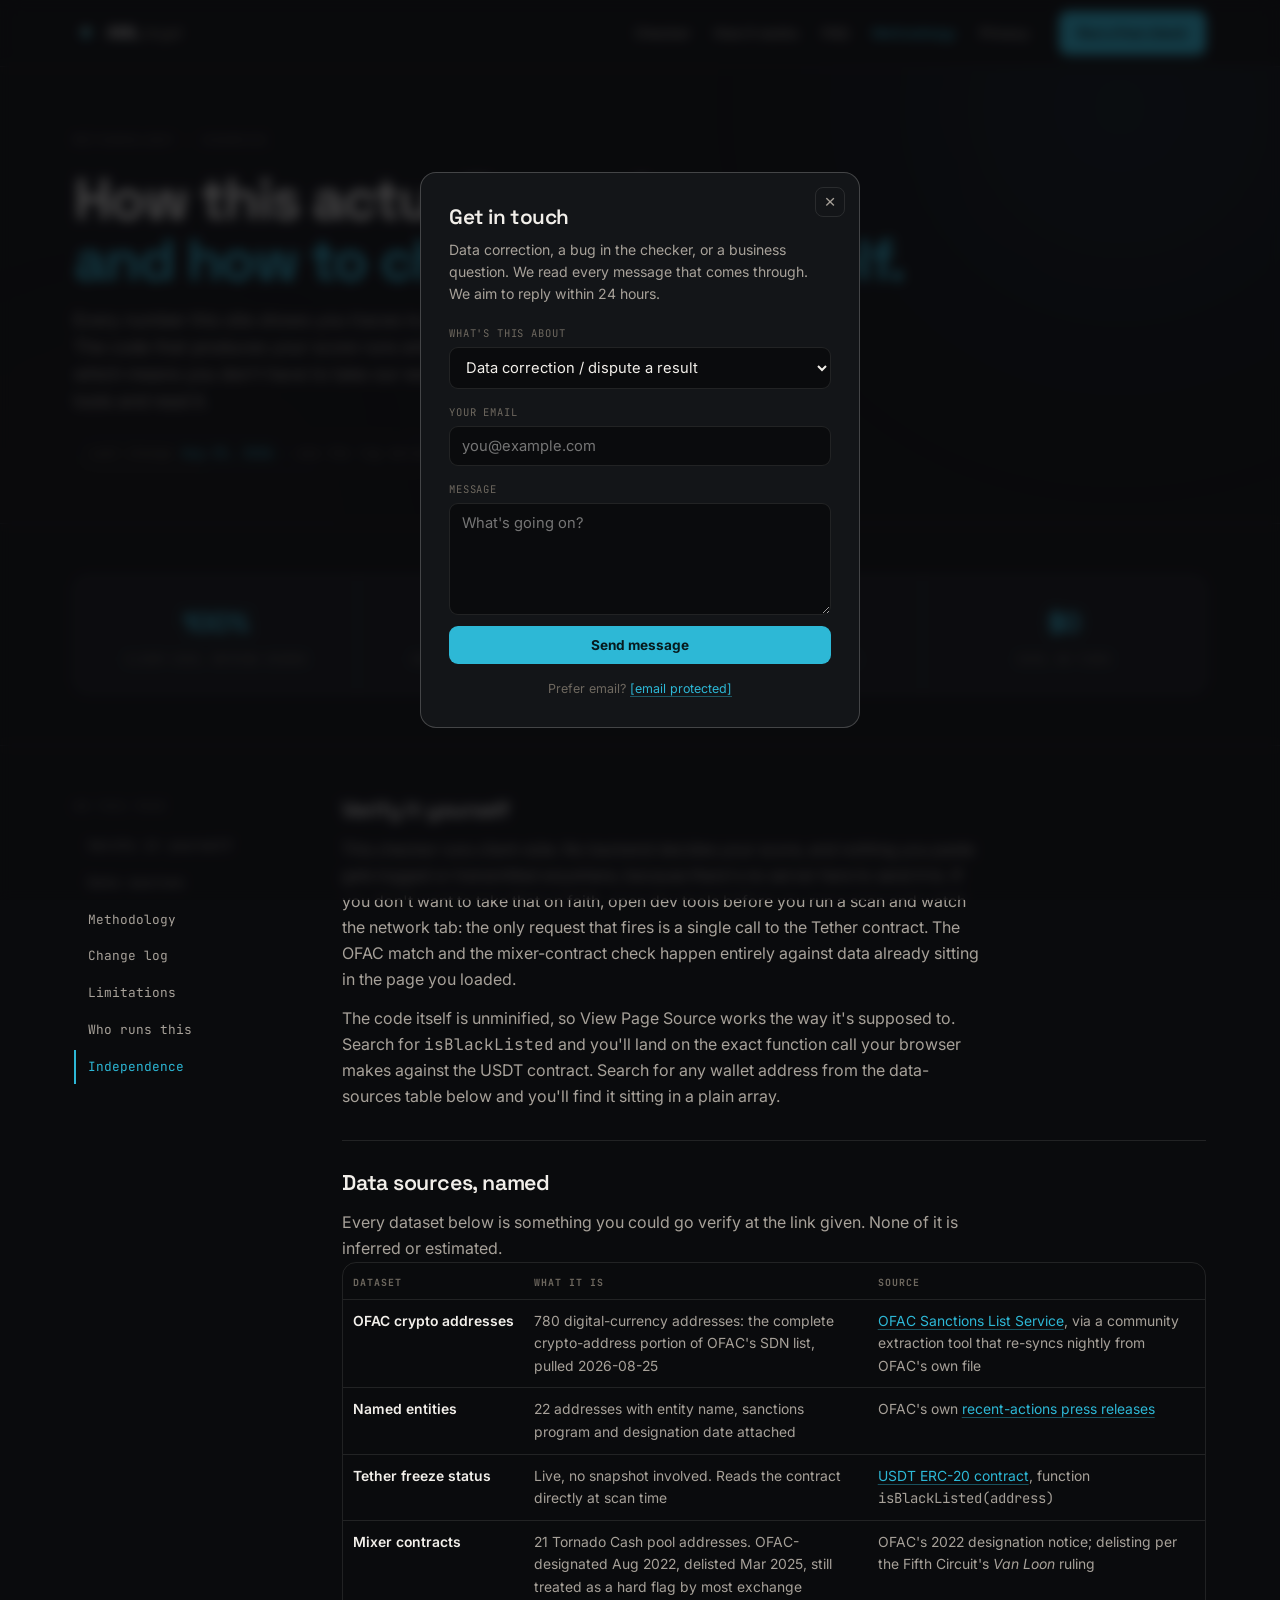
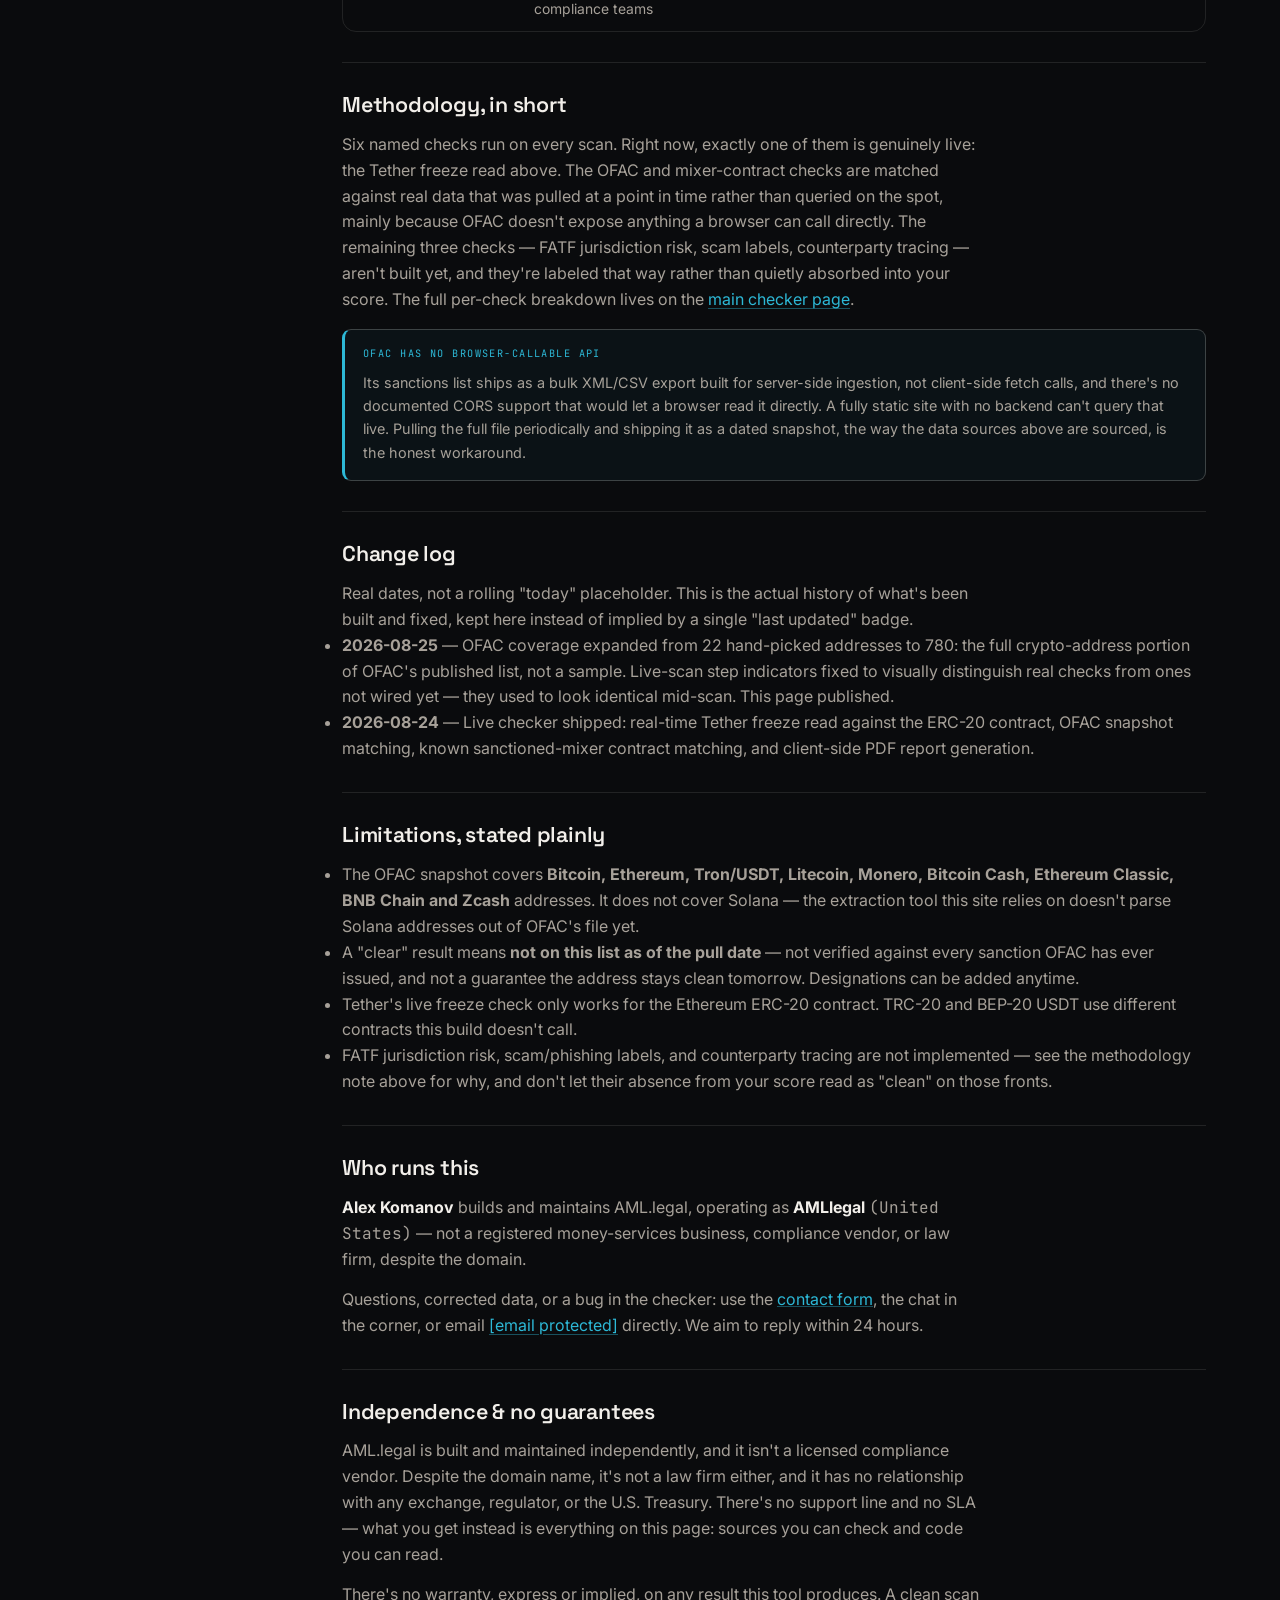
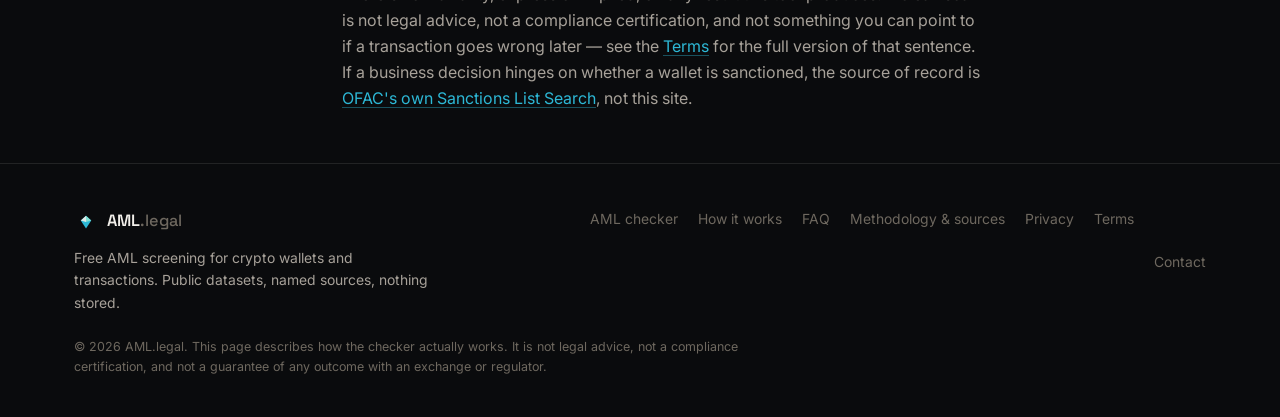
<file: about.html>
<!DOCTYPE html>
<html lang="en">
<head>
<meta charset="UTF-8">
<meta name="viewport" content="width=device-width, initial-scale=1.0">
<title>Methodology &amp; Sources | AML.legal</title>
<meta name="description" content="How the AML.legal checker actually works: every data source named and linked, the client-side code you can read yourself, and a real change log — not a rolling last-updated date.">
<meta name="robots" content="index, follow">
<meta name="theme-color" content="#0A0B0D">
<link rel="canonical" href="https://aml.legal/about.html">
<link rel="icon" type="image/svg+xml" href="icons/favicon-source.svg">
<link rel="icon" type="image/png" sizes="32x32" href="icons/icon-32.png">
<link rel="icon" href="favicon.ico" sizes="any">
<link rel="apple-touch-icon" href="icons/apple-touch-icon.png">
<link rel="preconnect" href="https://fonts.googleapis.com">
<link rel="preconnect" href="https://fonts.gstatic.com" crossorigin>

<meta property="og:type" content="website">
<meta property="og:url" content="https://aml.legal/about.html">
<meta property="og:site_name" content="AML.legal">
<meta property="og:title" content="Methodology &amp; Sources | AML.legal">
<meta property="og:description" content="Every source named and linked. The client-side code you can read yourself. A real change log, not a rolling last-updated date.">
<meta property="og:image" content="https://aml.legal/og-image.png">
<meta property="og:image:width" content="1200">
<meta property="og:image:height" content="630">
<meta name="twitter:card" content="summary_large_image">
<meta name="twitter:title" content="Methodology &amp; Sources | AML.legal">
<meta name="twitter:description" content="Every source named and linked. The client-side code you can read yourself.">
<meta name="twitter:image" content="https://aml.legal/og-image.png">
<link href="https://fonts.googleapis.com/css2?family=Space+Grotesk:wght@500;600;700&family=Inter:wght@400;500;600;700&family=JetBrains+Mono:wght@400;500;600&display=swap" rel="stylesheet">
<style>
:root{
  --bg:#0A0B0D; --panel-solid:#131518; --border:rgba(242,239,234,.10); --border-hi:rgba(242,239,234,.22);
  --text:#F2EFEA; --soft:#A7A199; --faint:#6E685F;
  --amber:#E2A63C; --teal:#2DB8D6; --low:#4CBE82; --high:#E15C4C; --radius:14px;
  --disp:"Space Grotesk",system-ui,sans-serif; --body:"Inter",system-ui,sans-serif; --mono:"JetBrains Mono",ui-monospace,monospace;
}
*{ box-sizing:border-box; margin:0; padding:0; }
html{ scroll-behavior:smooth; }
body{ font-family:var(--body); background:var(--bg); color:var(--soft); font-size:16px; line-height:1.62; -webkit-font-smoothing:antialiased; }
a{ color:inherit; }
img,svg{ display:block; max-width:100%; }
::selection{ background:rgba(45,184,214,.28); color:#071A1D; }
:focus-visible{ outline:2px solid var(--amber); outline-offset:2px; border-radius:3px; }
.wrap{ max-width:1180px; margin:0 auto; padding:0 24px; position:relative; z-index:1; }

h1,h2,h3{ font-family:var(--disp); font-weight:600; letter-spacing:-.02em; color:var(--text); }
h1{ font-size:clamp(2.1rem, 4.6vw, 3.6rem); line-height:1.06; letter-spacing:-.03em; }
h1 em{ font-style:normal; color:var(--teal); }
h2{ font-size:clamp(1.4rem, 2.4vw, 1.9rem); line-height:1.16; }
h3{ font-family:var(--body); font-size:1.02rem; font-weight:700; letter-spacing:-.01em; color:var(--text); }
p{ max-width:64ch; color:var(--soft); }
p + p{ margin-top:14px; }
strong{ font-weight:700; color:var(--text); }
a.inline{ color:var(--teal); text-decoration:underline; text-decoration-color:rgba(45,184,214,.4); text-underline-offset:3px; }
a.inline:hover{ text-decoration-color:var(--teal); }
.lede{ font-size:1.08rem; color:var(--soft); max-width:52ch; line-height:1.55; }
.eyebrow{ font-family:var(--mono); font-size:.7rem; letter-spacing:.2em; text-transform:uppercase; color:var(--faint); display:block; margin-bottom:20px; }
.mono{ font-family:var(--mono); }

.topbar{ position:sticky; top:0; z-index:50; background:rgba(10,11,13,.82); backdrop-filter:blur(14px); border-bottom:1px solid var(--border); }
.topbar .wrap{ display:flex; align-items:center; gap:30px; height:66px; }
.wordmark{ display:flex; align-items:center; gap:9px; text-decoration:none; }
.logomark{ width:24px; height:24px; flex:none; }
.logomark svg{ width:100%; height:100%; }
.wordmark span{ font-family:var(--disp); font-weight:600; font-size:1.02rem; color:var(--text); }
.wordmark span em{ font-style:normal; color:var(--faint); font-weight:500; }
nav.main{ display:flex; gap:24px; margin-left:auto; }
nav.main a{ font-size:.85rem; font-weight:500; color:var(--soft); text-decoration:none; }
nav.main a:hover{ color:var(--text); }
nav.main a.current{ color:var(--teal); }
.btn{ font-family:var(--body); font-weight:700; font-size:.85rem; display:inline-flex; align-items:center; gap:8px; padding:10px 18px; border-radius:9px; text-decoration:none; cursor:pointer; border:1px solid transparent; white-space:nowrap; }
.btn.primary{ background:var(--teal); color:#071A1D; transition:background .15s ease, transform .15s ease; }
.btn.primary:hover{ background:#4FC9E3; transform:translateY(-1px); }
@media (max-width:820px){ nav.main{ display:none; } }

.legal-hero{ position:relative; padding:64px 0 52px; overflow:hidden; border-bottom:1px solid var(--border); }
.hero-atmos{ position:absolute; inset:0; z-index:0; pointer-events:none; }
.hero-atmos .glow{ position:absolute; border-radius:50%; filter:blur(120px); }
.hero-atmos .glow.g1{ width:520px; height:520px; background:radial-gradient(circle, rgba(45,184,214,.14), transparent 70%); top:-220px; right:-100px; }
.hero-atmos .glow.g2{ width:420px; height:420px; background:radial-gradient(circle, rgba(226,166,60,.06), transparent 70%); bottom:-240px; left:-80px; }
.legal-hero h1{ margin-bottom:16px; }
.legal-hero .lede{ margin-bottom:22px; }
.updated-badge{ display:inline-flex; align-items:center; gap:8px; font-family:var(--mono); font-size:.72rem; letter-spacing:.06em; color:var(--faint); border:1px solid var(--border); border-radius:20px; padding:7px 14px; }
.updated-badge b{ color:var(--teal); font-weight:600; }

.sec{ padding:52px 0; border-bottom:1px solid var(--border); }
.stat-row{ display:flex; gap:1px; background:var(--border); border:1px solid var(--border); border-radius:var(--radius); overflow:hidden; }
.stat-cell{ flex:1; min-width:140px; background:var(--panel-solid); padding:24px 18px; text-align:center; }
.stat-cell .num{ font-family:var(--disp); font-weight:700; font-size:1.7rem; color:var(--teal); letter-spacing:-.02em; }
.stat-cell .cap{ font-family:var(--mono); font-size:.66rem; letter-spacing:.06em; text-transform:uppercase; color:var(--faint); margin-top:6px; }
@media (max-width:760px){ .stat-row{ flex-wrap:wrap; } .stat-cell{ min-width:45%; } }

.sec-head{ margin-bottom:22px; }
.sec-eyebrow{ font-family:var(--mono); font-size:.68rem; letter-spacing:.18em; text-transform:uppercase; color:var(--teal); display:block; margin-bottom:8px; }

.doc-grid{ display:grid; grid-template-columns:220px minmax(0,1fr); gap:48px; align-items:start; }
.doc-toc{ position:sticky; top:90px; display:flex; flex-direction:column; gap:2px; }
.toc-label{ font-family:var(--mono); font-size:.66rem; letter-spacing:.16em; text-transform:uppercase; color:var(--faint); margin-bottom:12px; }
.doc-toc a{ display:flex; align-items:center; gap:10px; font-family:var(--mono); font-size:.8rem; color:var(--soft); text-decoration:none; padding:7px 0; border-left:2px solid transparent; padding-left:12px; }
.doc-toc a:hover{ color:var(--text); }
.doc-toc a.active{ color:var(--teal); border-left-color:var(--teal); }
@media (max-width:900px){
  .doc-grid{ grid-template-columns:minmax(0,1fr); }
  .doc-toc{ position:static; flex-direction:row; flex-wrap:wrap; gap:8px; margin-bottom:8px; }
  .toc-label{ display:none; }
  .doc-toc a{ border:1px solid var(--border); border-radius:20px; padding:6px 12px; }
  .doc-toc a.active{ border-color:var(--teal); }
}

.article-item{ padding-bottom:30px; margin-bottom:30px; border-bottom:1px solid var(--border); scroll-margin-top:90px; }
.article-item:last-child{ border-bottom:0; margin-bottom:0; padding-bottom:0; }
.article-item h2{ font-family:var(--disp); font-weight:600; font-size:1.34rem; letter-spacing:-.01em; color:var(--text); margin-bottom:14px; }

.callout{ margin-top:16px; border:1px solid var(--border-hi); border-left:3px solid var(--teal); border-radius:9px; padding:16px 18px; background:rgba(45,184,214,.045); }
.callout.warn{ border-left-color:var(--amber); background:rgba(226,166,60,.05); }
.callout .callout-label{ font-family:var(--mono); font-size:.64rem; letter-spacing:.14em; text-transform:uppercase; color:var(--teal); display:block; margin-bottom:8px; }
.callout.warn .callout-label{ color:var(--amber); }
.callout p{ font-size:.9rem; max-width:none; }

.doc-item ul.rules{ list-style:none; display:flex; flex-direction:column; gap:10px; margin-top:4px; }
.doc-item ul.rules li{ font-size:.94rem; color:var(--soft); padding-left:20px; position:relative; max-width:none; }
.doc-item ul.rules li::before{ content:"—"; position:absolute; left:0; color:var(--faint); }
.doc-item ul.rules li b{ color:var(--text); }

table.src{ width:100%; border-collapse:collapse; font-size:.87rem; margin-top:4px; }
table.src th{ font-family:var(--mono); font-size:.62rem; letter-spacing:.1em; text-transform:uppercase; color:var(--faint); text-align:left; padding:8px 10px; border-bottom:1px solid var(--border); }
table.src td{ padding:10px; border-bottom:1px solid var(--border); vertical-align:top; color:var(--soft); }
table.src tr:last-child td{ border-bottom:0; }
table.src td:first-child{ font-weight:600; color:var(--text); white-space:nowrap; }

footer{ padding:44px 0 40px; font-size:.87rem; color:var(--faint); }
.foot-grid{ display:flex; justify-content:space-between; gap:32px; flex-wrap:wrap; }
footer nav{ display:flex; gap:20px; flex-wrap:wrap; }
footer nav a{ text-decoration:none; color:var(--faint); }
footer nav a:hover{ color:var(--text); }
.disclaimer{ margin-top:22px; font-size:.78rem; color:var(--faint); max-width:92ch; }

.footer-link-btn{ font-family:inherit; font-size:inherit; color:var(--faint); background:none; border:none; padding:0; cursor:pointer; text-decoration:none; }
.footer-link-btn:hover{ color:var(--text); }

.contact-modal-backdrop{ position:fixed; inset:0; z-index:200; background:rgba(10,11,13,.72); backdrop-filter:blur(6px); display:flex; align-items:center; justify-content:center; padding:20px; }
.contact-modal{ position:relative; width:100%; max-width:440px; background:var(--panel-solid); border:1px solid var(--border-hi); border-radius:16px; padding:32px 28px 28px; }
.contact-modal h2{ font-size:1.3rem; margin-bottom:10px; }
.contact-modal-lede{ font-size:.88rem; color:var(--soft); margin-bottom:20px; line-height:1.55; }
.contact-modal-close{ position:absolute; top:14px; right:14px; width:30px; height:30px; border-radius:8px; border:1px solid var(--border); background:transparent; color:var(--soft); font-size:1.2rem; line-height:1; cursor:pointer; }
.contact-modal-close:hover{ color:var(--text); border-color:var(--border-hi); }
#contact-form{ display:flex; flex-direction:column; gap:5px; }
#contact-form label{ font-family:var(--mono); font-size:.66rem; letter-spacing:.08em; text-transform:uppercase; color:var(--faint); margin-top:10px; }
#contact-form label:first-of-type{ margin-top:0; }
#contact-form select, #contact-form input, #contact-form textarea{
  font-family:var(--body); font-size:.92rem; color:var(--text); background:var(--bg);
  border:1px solid var(--border); border-radius:9px; padding:10px 12px; width:100%;
}
#contact-form select:focus, #contact-form input:focus, #contact-form textarea:focus{ outline:2px solid var(--teal); outline-offset:1px; border-color:var(--teal); }
#contact-form textarea{ resize:vertical; }
.contact-modal-status{ font-size:.85rem; margin-top:14px; text-align:center; font-weight:600; }
.contact-modal-fallback{ font-size:.78rem; color:var(--faint); margin-top:10px; text-align:center; }
.contact-modal-fallback a.inline{ color:var(--teal); text-decoration:underline; text-decoration-color:rgba(45,184,214,.4); }
</style>
</head>
<body>

<header class="topbar">
  <div class="wrap">
    <a class="wordmark" href="/">
      <span class="logomark"><svg viewBox="0 0 64 64"><path d="M32 15 L46 28 L32 49 L18 28 Z" fill="#2DB8D6"/><path d="M32 15 L46 28 L32 32 Z" fill="#7FE0D4"/><path d="M32 15 L18 28 L32 32 Z" fill="#F2EFEA" opacity="0.9"/></svg></span>
      <span>AML<em>.legal</em></span>
    </a>
    <nav class="main" aria-label="Main">
      <a href="/#checker">Checker</a>
      <a href="/#how">How it works</a>
      <a href="/#faq">FAQ</a>
      <a class="current" href="/about.html">Methodology</a>
      <a href="/privacy.html">Privacy</a>
    </nav>
    <a class="btn primary" href="/#checker">Run a free check</a>
  </div>
</header>

<main id="main">

<section class="legal-hero">
  <div class="hero-atmos" aria-hidden="true"><div class="glow g1"></div><div class="glow g2"></div></div>
  <div class="wrap">
    <span class="eyebrow">Methodology · sources</span>
    <h1>How this actually works —<br><em>and how to check that yourself.</em></h1>
    <p class="lede">Every number this site shows you traces to a named source below. The code that produces your score runs entirely in your browser, which means you don't have to take our word for any of it — open dev tools and read it.</p>
    <span class="updated-badge">Last change <b>Aug 25, 2026</b> — see the log below</span>
  </div>
</section>

<section class="sec">
  <div class="wrap">
    <div class="stat-row">
      <div class="stat-cell"><div class="num">100%</div><div class="cap">Client-side, nothing hidden</div></div>
      <div class="stat-cell"><div class="num">780</div><div class="cap">Real OFAC crypto addresses</div></div>
      <div class="stat-cell"><div class="num">3/6</div><div class="cap">Checks run on live data</div></div>
      <div class="stat-cell"><div class="num">$0</div><div class="cap">Ever, no tiers</div></div>
    </div>
  </div>
</section>

<section class="sec">
  <div class="wrap">
    <div class="doc-grid">
      <aside class="doc-toc">
        <span class="toc-label">On this page</span>
        <a href="#verify" data-toc>Verify it yourself</a>
        <a href="#sources" data-toc>Data sources</a>
        <a href="#methodology" data-toc>Methodology</a>
        <a href="#changes" data-toc>Change log</a>
        <a href="#limits" data-toc>Limitations</a>
        <a href="#operator" data-toc>Who runs this</a>
        <a href="#independence" data-toc>Independence</a>
      </aside>

      <div>
        <div class="article-item" id="verify">
          <h2>Verify it yourself</h2>
          <p>This checker runs client-side. No backend decides your score, and nothing you paste gets logged or transmitted anywhere, because there's no server here to send it to. If you don't want to take that on faith, open dev tools before you run a scan and watch the network tab: the only request that fires is a single call to the Tether contract. The OFAC match and the mixer-contract check happen entirely against data already sitting in the page you loaded.</p>
          <p>The code itself is unminified, so View Page Source works the way it's supposed to. Search for <span class="mono">isBlackListed</span> and you'll land on the exact function call your browser makes against the USDT contract. Search for any wallet address from the data-sources table below and you'll find it sitting in a plain array.</p>
        </div>

        <div class="article-item" id="sources">
          <h2>Data sources, named</h2>
          <p>Every dataset below is something you could go verify at the link given. None of it is inferred or estimated.</p>
          <div style="overflow-x:auto; border:1px solid var(--border); border-radius:var(--radius);">
          <table class="src" style="min-width:600px;">
            <thead><tr><th>Dataset</th><th>What it is</th><th>Source</th></tr></thead>
            <tbody>
              <tr><td>OFAC crypto addresses</td><td>780 digital-currency addresses: the complete crypto-address portion of OFAC's SDN list, pulled 2026-08-25</td><td><a class="inline" href="https://ofac.treasury.gov/sanctions-list-service" target="_blank" rel="noopener noreferrer">OFAC Sanctions List Service</a>, via a community extraction tool that re-syncs nightly from OFAC's own file</td></tr>
              <tr><td>Named entities</td><td>22 addresses with entity name, sanctions program and designation date attached</td><td>OFAC's own <a class="inline" href="https://ofac.treasury.gov/recent-actions" target="_blank" rel="noopener noreferrer">recent-actions press releases</a></td></tr>
              <tr><td>Tether freeze status</td><td>Live, no snapshot involved. Reads the contract directly at scan time</td><td><a class="inline" href="https://etherscan.io/address/0xdac17f958d2ee523a2206206994597c13d831ec7" target="_blank" rel="noopener noreferrer">USDT ERC-20 contract</a>, function <span class="mono">isBlackListed(address)</span></td></tr>
              <tr><td>Mixer contracts</td><td>21 Tornado Cash pool addresses. OFAC-designated Aug 2022, delisted Mar 2025, still treated as a hard flag by most exchange compliance teams</td><td>OFAC's 2022 designation notice; delisting per the Fifth Circuit's <em>Van Loon</em> ruling</td></tr>
            </tbody>
          </table>
          </div>
        </div>

        <div class="article-item" id="methodology">
          <h2>Methodology, in short</h2>
          <p>Six named checks run on every scan. Right now, exactly one of them is genuinely live: the Tether freeze read above. The OFAC and mixer-contract checks are matched against real data that was pulled at a point in time rather than queried on the spot, mainly because OFAC doesn't expose anything a browser can call directly. The remaining three checks — FATF jurisdiction risk, scam labels, counterparty tracing — aren't built yet, and they're labeled that way rather than quietly absorbed into your score. The full per-check breakdown lives on the <a class="inline" href="/#datasets">main checker page</a>.</p>
          <div class="callout">
            <span class="callout-label">OFAC has no browser-callable API</span>
            <p>Its sanctions list ships as a bulk XML/CSV export built for server-side ingestion, not client-side fetch calls, and there's no documented CORS support that would let a browser read it directly. A fully static site with no backend can't query that live. Pulling the full file periodically and shipping it as a dated snapshot, the way the data sources above are sourced, is the honest workaround.</p>
          </div>
        </div>

        <div class="article-item" id="changes">
          <h2>Change log</h2>
          <p>Real dates, not a rolling "today" placeholder. This is the actual history of what's been built and fixed, kept here instead of implied by a single "last updated" badge.</p>
          <ul class="rules">
            <li><b>2026-08-25</b> — OFAC coverage expanded from 22 hand-picked addresses to 780: the full crypto-address portion of OFAC's published list, not a sample. Live-scan step indicators fixed to visually distinguish real checks from ones not wired yet — they used to look identical mid-scan. This page published.</li>
            <li><b>2026-08-24</b> — Live checker shipped: real-time Tether freeze read against the ERC-20 contract, OFAC snapshot matching, known sanctioned-mixer contract matching, and client-side PDF report generation.</li>
          </ul>
        </div>

        <div class="article-item" id="limits">
          <h2>Limitations, stated plainly</h2>
          <ul class="rules">
            <li>The OFAC snapshot covers <b>Bitcoin, Ethereum, Tron/USDT, Litecoin, Monero, Bitcoin Cash, Ethereum Classic, BNB Chain and Zcash</b> addresses. It does not cover Solana — the extraction tool this site relies on doesn't parse Solana addresses out of OFAC's file yet.</li>
            <li>A "clear" result means <b>not on this list as of the pull date</b> — not verified against every sanction OFAC has ever issued, and not a guarantee the address stays clean tomorrow. Designations can be added anytime.</li>
            <li>Tether's live freeze check only works for the Ethereum ERC-20 contract. TRC-20 and BEP-20 USDT use different contracts this build doesn't call.</li>
            <li>FATF jurisdiction risk, scam/phishing labels, and counterparty tracing are not implemented — see the methodology note above for why, and don't let their absence from your score read as "clean" on those fronts.</li>
          </ul>
        </div>

        <div class="article-item" id="operator">
          <h2>Who runs this</h2>
          <p><strong>Alex Komanov</strong> builds and maintains AML.legal, operating as <strong>AMLlegal</strong>
          <span class="mono">(United States)</span> —
          not a registered money-services business, compliance vendor, or law firm, despite the domain.</p>
          <p>Questions, corrected data, or a bug in the checker: use the <button type="button" class="footer-link-btn" style="text-decoration:underline; text-decoration-color:rgba(45,184,214,.4); color:var(--teal);" data-open-contact>contact form</button>, the chat in the corner, or email <a class="inline" href="mailto:[email protected]">[email protected]</a> directly.
          We aim to reply within 24 hours.</p>
        </div>

        <div class="article-item" id="independence">
          <h2>Independence &amp; no guarantees</h2>
          <p>AML.legal is built and maintained independently, and it isn't a licensed compliance vendor. Despite the domain name, it's not a law firm either, and it has no relationship with any exchange, regulator, or the U.S. Treasury. There's no support line and no SLA — what you get instead is everything on this page: sources you can check and code you can read.</p>
          <p>There's no warranty, express or implied, on any result this tool produces. A clean scan is not legal advice, not a compliance certification, and not something you can point to if a transaction goes wrong later — see the <a class="inline" href="/terms.html">Terms</a> for the full version of that sentence. If a business decision hinges on whether a wallet is sanctioned, the source of record is <a class="inline" href="https://sanctionssearch.ofac.treas.gov/" target="_blank" rel="noopener noreferrer">OFAC's own Sanctions List Search</a>, not this site.</p>
        </div>


      </div>
    </div>
  </div>
</section>

</main>

<footer>
  <div class="wrap">
    <div class="foot-grid">
      <div>
        <a class="wordmark" href="https://aml.legal/">
          <span class="logomark"><svg viewBox="0 0 64 64"><path d="M32 15 L46 28 L32 49 L18 28 Z" fill="#2DB8D6"/><path d="M32 15 L46 28 L32 32 Z" fill="#7FE0D4"/><path d="M32 15 L18 28 L32 32 Z" fill="#F2EFEA" opacity="0.9"/></svg></span>
          <span>AML<em>.legal</em></span>
        </a>
        <p style="max-width:40ch; margin-top:12px; font-size:.87rem;">Free AML screening for crypto wallets and transactions. Public datasets, named sources, nothing stored.</p>
      </div>
      <nav aria-label="Footer">
        <a href="/#checker">AML checker</a>
        <a href="/#how">How it works</a>
        <a href="/#faq">FAQ</a>
        <a href="/about.html">Methodology &amp; sources</a>
        <a href="/privacy.html">Privacy</a>
        <a href="/terms.html">Terms</a>
        <button type="button" class="footer-link-btn" data-open-contact>Contact</button>
      </nav>
    </div>
    <p class="disclaimer">© 2026 AML.legal. This page describes how the checker actually works. It is not legal advice, not a compliance certification, and not a guarantee of any outcome with an exchange or regulator.</p>
  </div>
</footer>

<div class="contact-modal-backdrop" id="contact-modal" hidden>
  <div class="contact-modal" role="dialog" aria-modal="true" aria-labelledby="contact-modal-title">
    <button type="button" class="contact-modal-close" data-close-contact aria-label="Close contact form">×</button>
    <h2 id="contact-modal-title">Get in touch</h2>
    <p class="contact-modal-lede" id="contact-modal-lede">
      Data correction, a bug in the checker, or a business question. We read every message that comes through.
      We aim to reply within 24 hours.
    </p>
    <form id="contact-form">
      <label for="cf-reason">What's this about</label>
      <select id="cf-reason" name="reason">
        <option value="Data correction">Data correction / dispute a result</option>
        <option value="Bug report">Bug report</option>
        <option value="Business inquiry">Business inquiry</option>
        <option value="Other">Other</option>
      </select>
      <label for="cf-email">Your email</label>
      <input id="cf-email" name="email" type="email" required placeholder="you@example.com">
      <label for="cf-message">Message</label>
      <textarea id="cf-message" name="message" rows="5" required placeholder="What's going on?"></textarea>
      <button type="submit" class="btn primary" id="cf-submit-btn" style="width:100%; justify-content:center; margin-top:6px;">Send message</button>
      <p class="contact-modal-status" id="contact-modal-status" hidden></p>
      <p class="contact-modal-fallback">Prefer email? <a class="inline" href="mailto:[email protected]">[email protected]</a></p>
    </form>
  </div>
</div>

<script>
(function(){
  // Paste your Formspree (or Web3Forms) endpoint here. Example Formspree
  // endpoint looks like: "https://formspree.io/f/abcdwxyz"
  const FORM_ENDPOINT = "https://formspree.io/f/mnpaeblj";

  const backdrop = document.getElementById('contact-modal');
  const openBtns = document.querySelectorAll('[data-open-contact]');
  const closeBtns = document.querySelectorAll('[data-close-contact]');
  const form = document.getElementById('contact-form');
  const statusEl = document.getElementById('contact-modal-status');
  const submitBtn = document.getElementById('cf-submit-btn');

  function openModal(){ if(backdrop){ backdrop.hidden = false; document.body.style.overflow = 'hidden'; const first = form && form.querySelector('select,input,textarea'); if(first) first.focus(); } }
  function closeModal(){ if(backdrop){ backdrop.hidden = true; document.body.style.overflow = ''; } }
  openBtns.forEach(b => b.addEventListener('click', openModal));
  closeBtns.forEach(b => b.addEventListener('click', closeModal));
  if (backdrop) backdrop.addEventListener('click', (e) => { if (e.target === backdrop) closeModal(); });
  document.addEventListener('keydown', (e) => { if (e.key === 'Escape' && backdrop && !backdrop.hidden) closeModal(); });

  function showStatus(message, isError){
    if (!statusEl) return;
    statusEl.hidden = false;
    statusEl.textContent = message;
    statusEl.style.color = isError ? 'var(--high)' : 'var(--low)';
  }

  if (form) {
    form.addEventListener('submit', async function(e){
      e.preventDefault();
      if (!FORM_ENDPOINT) {
        showStatus("Contact form isn't wired up yet — see the FORM_ENDPOINT comment in the page source.", true);
        return;
      }
      submitBtn.disabled = true;
      submitBtn.textContent = 'Sending…';
      try {
        const res = await fetch(FORM_ENDPOINT, {
          method: 'POST',
          headers: { 'Accept': 'application/json' },
          body: new FormData(form)
        });
        if (res.ok) {
          form.reset();
          showStatus("Sent — thanks. We aim to reply within 24 hours.", false);
        } else {
          showStatus("Something went wrong sending that. Please try again in a moment.", true);
        }
      } catch (err) {
        showStatus("Couldn't reach the server — check your connection and try again.", true);
      } finally {
        submitBtn.disabled = false;
        submitBtn.textContent = 'Send message';
      }
    });
  }
})();
</script>

<script>
const tocLinks = [...document.querySelectorAll('[data-toc]')];
const targets = tocLinks.map(a => document.querySelector(a.getAttribute('href')));
const io = new IntersectionObserver((entries) => {
  entries.forEach(e => {
    if (e.isIntersecting){
      const id = '#' + e.target.id;
      tocLinks.forEach(a => a.classList.toggle('active', a.getAttribute('href') === id));
    }
  });
}, { rootMargin: '-40% 0px -50% 0px' });
targets.forEach(t => t && io.observe(t));
</script>

<!-- Smartsupp Live Chat script -->
<script type="text/javascript">
var _smartsupp = _smartsupp || {};
_smartsupp.key = '9aa5b92f6319ffd2d1358595916b7d39af22af22';
window.smartsupp||(function(d) {
  var s,c,o=smartsupp=function(){ o._.push(arguments)};o._=[];
  s=d.getElementsByTagName('script')[0];c=d.createElement('script');
  c.type='text/javascript';c.charset='utf-8';c.async=true;
  c.src='https://www.smartsuppchat.com/loader.js?';s.parentNode.insertBefore(c,s);
})(document);
</script>
<noscript>Powered by <a href="https://www.smartsupp.com" target="_blank">Smartsupp</a></noscript>
</body>
</html>
</file>
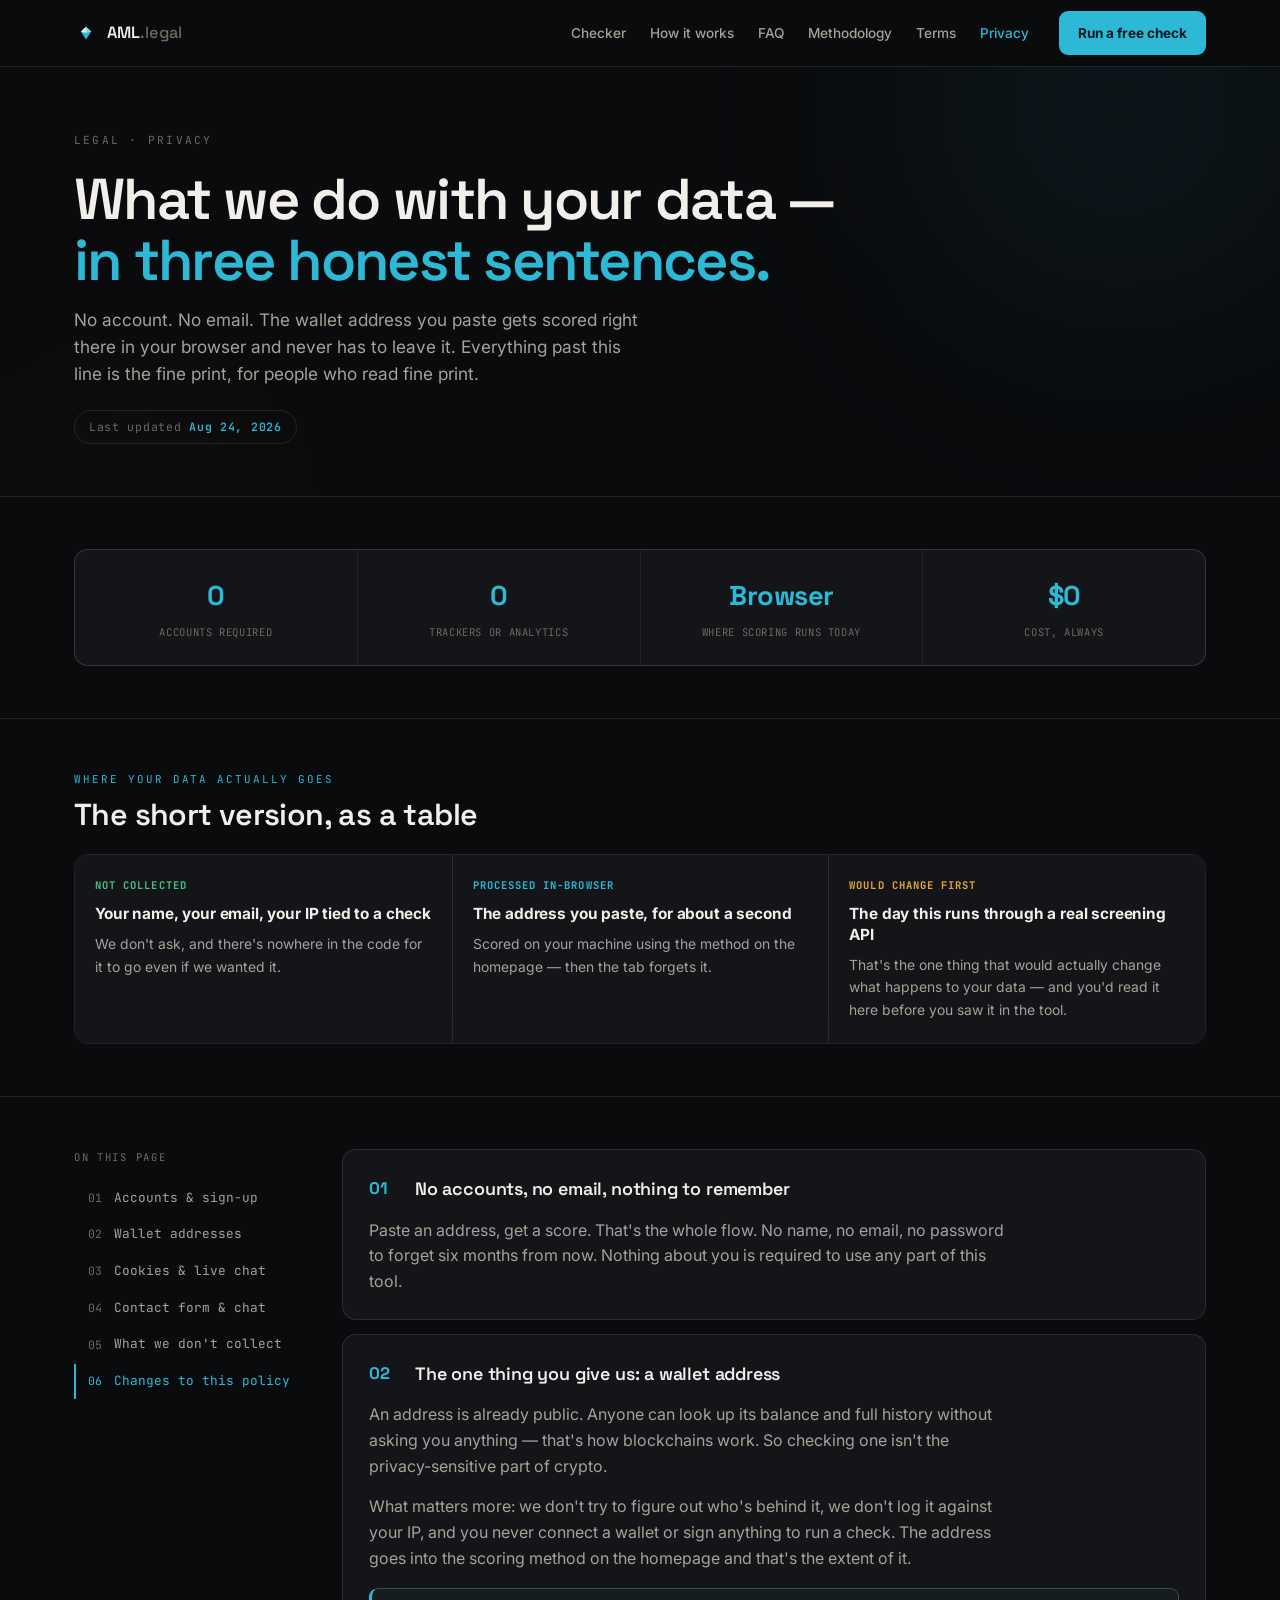
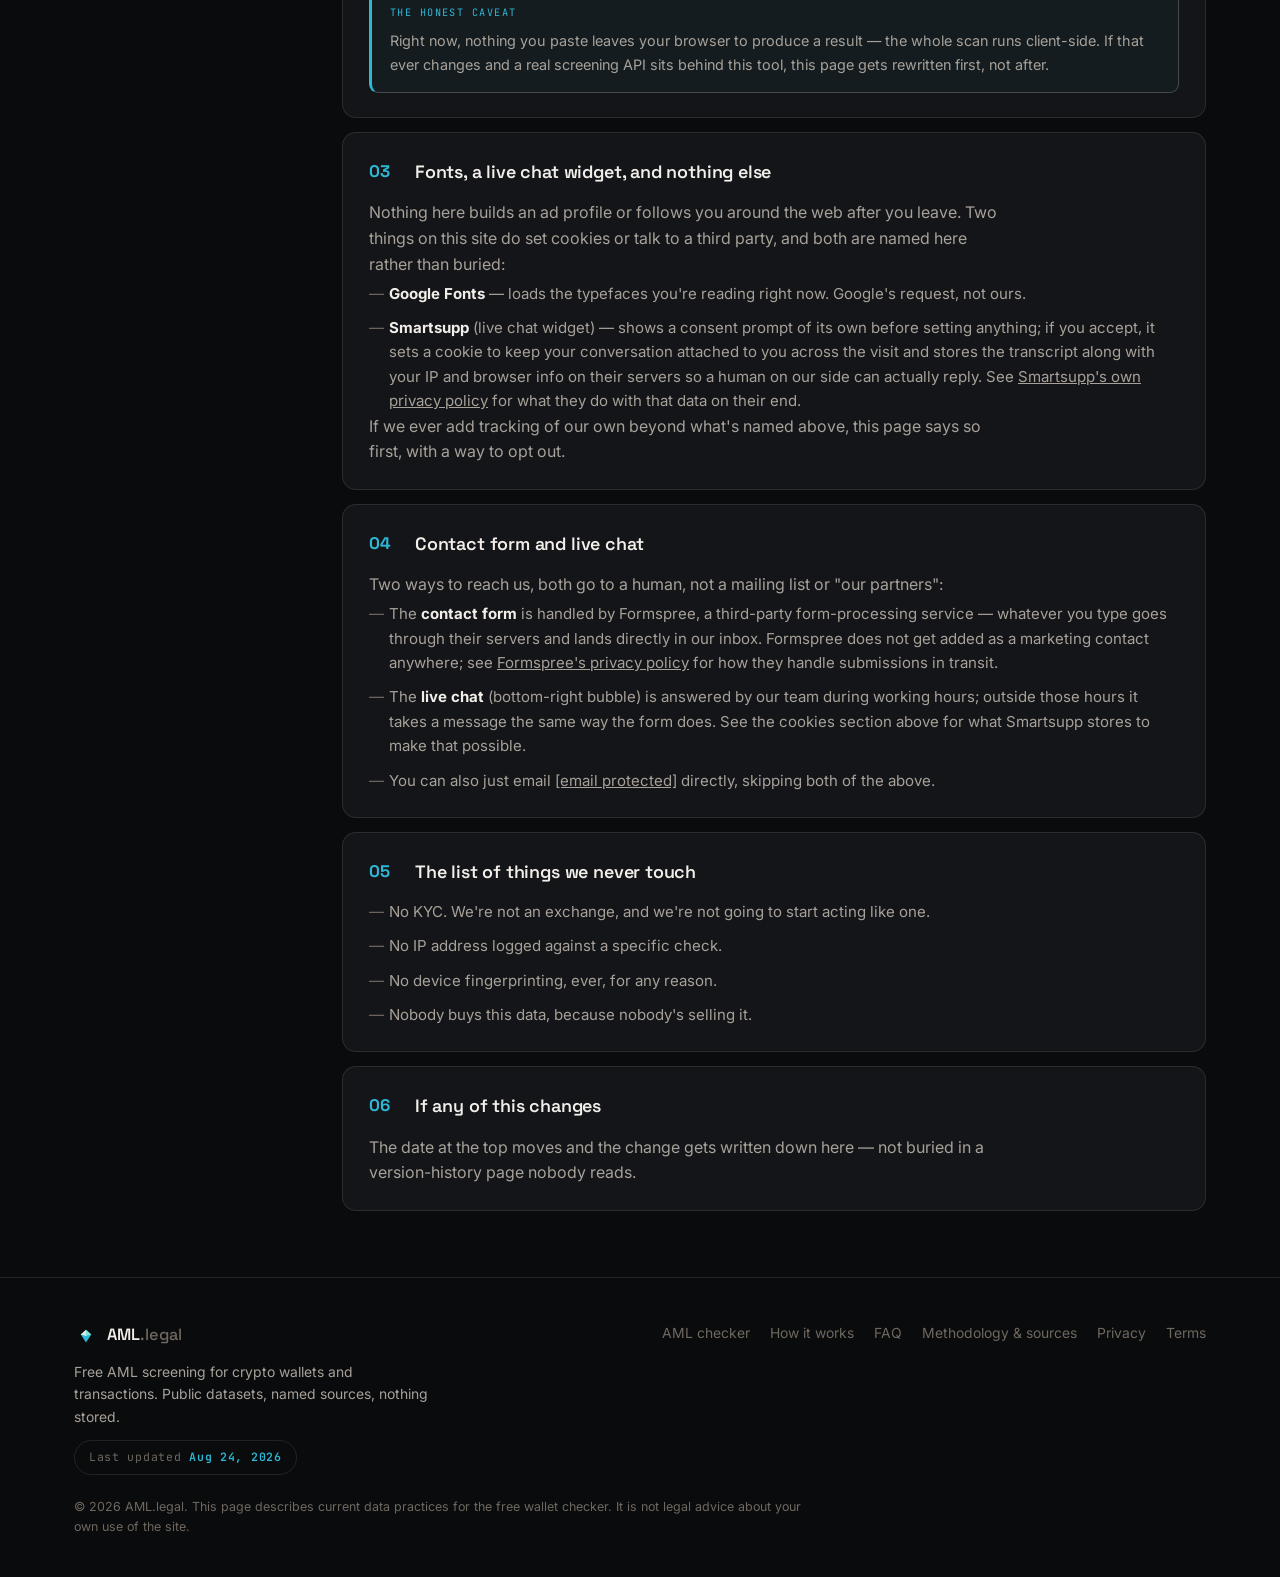
<file: privacy.html>
<!DOCTYPE html>
<html lang="en">
<head>
<meta charset="UTF-8">
<meta name="viewport" content="width=device-width, initial-scale=1.0">
<title>Privacy Policy | AML.legal</title>
<meta name="description" content="What AML.legal does with the wallet address you paste — no accounts, no tracking, scored in your browser. Read it in three sentences or the full page.">
<meta name="robots" content="index, follow">
<meta name="theme-color" content="#0A0B0D">
<link rel="canonical" href="https://aml.legal/privacy.html">
<link rel="icon" type="image/svg+xml" href="icons/favicon-source.svg">
<link rel="icon" type="image/png" sizes="32x32" href="icons/icon-32.png">
<link rel="icon" href="favicon.ico" sizes="any">
<link rel="apple-touch-icon" href="icons/apple-touch-icon.png">
<link rel="preconnect" href="https://fonts.googleapis.com">
<link rel="preconnect" href="https://fonts.gstatic.com" crossorigin>

<meta property="og:type" content="website">
<meta property="og:url" content="https://aml.legal/privacy.html">
<meta property="og:site_name" content="AML.legal">
<meta property="og:title" content="Privacy Policy | AML.legal">
<meta property="og:description" content="No accounts, no email, no tracking. What AML.legal does with the wallet address you paste — in three honest sentences, then the full page.">
<meta property="og:image" content="https://aml.legal/og-image.png">
<meta property="og:image:width" content="1200">
<meta property="og:image:height" content="630">
<meta name="twitter:card" content="summary_large_image">
<meta name="twitter:title" content="Privacy Policy | AML.legal">
<meta name="twitter:description" content="No accounts, no email, no tracking. What AML.legal does with the wallet address you paste.">
<meta name="twitter:image" content="https://aml.legal/og-image.png">
<link href="https://fonts.googleapis.com/css2?family=Space+Grotesk:wght@500;600;700&family=Inter:wght@400;500;600;700&family=JetBrains+Mono:wght@400;500;600&display=swap" rel="stylesheet">
<style>
:root{
  --bg:#0A0B0D; --panel-solid:#131518; --border:rgba(242,239,234,.10); --border-hi:rgba(242,239,234,.22);
  --text:#F2EFEA; --soft:#A7A199; --faint:#6E685F;
  --amber:#E2A63C; --teal:#2DB8D6; --low:#4CBE82; --radius:14px;
  --disp:"Space Grotesk",system-ui,sans-serif; --body:"Inter",system-ui,sans-serif; --mono:"JetBrains Mono",ui-monospace,monospace;
}
*{ box-sizing:border-box; margin:0; padding:0; }
html{ scroll-behavior:smooth; }
body{ font-family:var(--body); background:var(--bg); color:var(--soft); font-size:16px; line-height:1.62; -webkit-font-smoothing:antialiased; }
a{ color:inherit; }
img,svg{ display:block; max-width:100%; }
::selection{ background:rgba(45,184,214,.28); color:#071A1D; }
:focus-visible{ outline:2px solid var(--amber); outline-offset:2px; border-radius:3px; }
.wrap{ max-width:1180px; margin:0 auto; padding:0 24px; position:relative; z-index:1; }

h1,h2,h3{ font-family:var(--disp); font-weight:600; letter-spacing:-.02em; color:var(--text); }
h1{ font-size:clamp(2.1rem, 4.6vw, 3.6rem); line-height:1.06; letter-spacing:-.03em; }
h1 em{ font-style:normal; color:var(--teal); }
h2{ font-size:clamp(1.4rem, 2.4vw, 1.9rem); line-height:1.16; }
h3{ font-family:var(--body); font-size:1.02rem; font-weight:700; letter-spacing:-.01em; color:var(--text); }
p{ max-width:64ch; color:var(--soft); }
p + p{ margin-top:14px; }
strong{ font-weight:700; color:var(--text); }
.lede{ font-size:1.08rem; color:var(--soft); max-width:52ch; line-height:1.55; }
.eyebrow{ font-family:var(--mono); font-size:.7rem; letter-spacing:.2em; text-transform:uppercase; color:var(--faint); display:block; margin-bottom:20px; }
.mono{ font-family:var(--mono); }

/* topbar */
.topbar{ position:sticky; top:0; z-index:50; background:rgba(10,11,13,.82); backdrop-filter:blur(14px); border-bottom:1px solid var(--border); }
.topbar .wrap{ display:flex; align-items:center; gap:30px; height:66px; }
.wordmark{ display:flex; align-items:center; gap:9px; text-decoration:none; }
.logomark{ width:24px; height:24px; flex:none; }
.logomark svg{ width:100%; height:100%; }
.wordmark span{ font-family:var(--disp); font-weight:600; font-size:1.02rem; color:var(--text); }
.wordmark span em{ font-style:normal; color:var(--faint); font-weight:500; }
nav.main{ display:flex; gap:24px; margin-left:auto; }
nav.main a{ font-size:.85rem; font-weight:500; color:var(--soft); text-decoration:none; }
nav.main a:hover{ color:var(--text); }
nav.main a.current{ color:var(--teal); }
.btn{ font-family:var(--body); font-weight:700; font-size:.85rem; display:inline-flex; align-items:center; gap:8px; padding:10px 18px; border-radius:9px; text-decoration:none; cursor:pointer; border:1px solid transparent; white-space:nowrap; }
.btn.primary{ background:var(--teal); color:#071A1D; transition:background .15s ease, transform .15s ease; }
.btn.primary:hover{ background:#4FC9E3; transform:translateY(-1px); }
.btn.ghost{ background:transparent; color:var(--soft); border-color:var(--border-hi); }
.btn.ghost:hover{ color:var(--text); border-color:var(--text); }

@media (max-width:820px){ nav.main{ display:none; } }

/* hero */
.legal-hero{ position:relative; padding:64px 0 52px; overflow:hidden; border-bottom:1px solid var(--border); }
.hero-atmos{ position:absolute; inset:0; z-index:0; pointer-events:none; }
.hero-atmos .glow{ position:absolute; border-radius:50%; filter:blur(120px); }
.hero-atmos .glow.g1{ width:520px; height:520px; background:radial-gradient(circle, rgba(45,184,214,.14), transparent 70%); top:-220px; right:-100px; }
.hero-atmos .glow.g2{ width:420px; height:420px; background:radial-gradient(circle, rgba(226,166,60,.06), transparent 70%); bottom:-240px; left:-80px; }
.legal-hero h1{ margin-bottom:16px; }
.legal-hero .lede{ margin-bottom:22px; }
.updated-badge{ display:inline-flex; align-items:center; gap:8px; font-family:var(--mono); font-size:.72rem; letter-spacing:.06em; color:var(--faint); border:1px solid var(--border); border-radius:20px; padding:7px 14px; }
.updated-badge b{ color:var(--teal); font-weight:600; }

/* stat row (TL;DR) */
.sec{ padding:52px 0; border-bottom:1px solid var(--border); }
.stat-row{ display:flex; gap:1px; background:var(--border); border:1px solid var(--border); border-radius:var(--radius); overflow:hidden; }
.stat-cell{ flex:1; min-width:140px; background:var(--panel-solid); padding:24px 18px; text-align:center; }
.stat-cell .num{ font-family:var(--disp); font-weight:700; font-size:1.7rem; color:var(--teal); letter-spacing:-.02em; }
.stat-cell .cap{ font-family:var(--mono); font-size:.66rem; letter-spacing:.06em; text-transform:uppercase; color:var(--faint); margin-top:6px; }
@media (max-width:760px){ .stat-row{ flex-wrap:wrap; } .stat-cell{ min-width:45%; } }

/* ledger cards */
.sec-head{ margin-bottom:22px; }
.sec-eyebrow{ font-family:var(--mono); font-size:.68rem; letter-spacing:.18em; text-transform:uppercase; color:var(--teal); display:block; margin-bottom:8px; }
.ledger-cards{ display:grid; grid-template-columns:repeat(3,1fr); border:1px solid var(--border); border-radius:var(--radius); overflow:hidden; }
.ledger-card{ background:var(--panel-solid); padding:22px 20px; border-left:1px solid var(--border); }
.ledger-card:first-child{ border-left:0; }
.ledger-card .tag{ font-family:var(--mono); font-size:.66rem; letter-spacing:.1em; font-weight:700; display:block; margin-bottom:10px; }
.ledger-card.safe .tag{ color:var(--low); }
.ledger-card.live .tag{ color:var(--teal); }
.ledger-card.watch .tag{ color:var(--amber); }
.ledger-card h3{ margin-bottom:8px; font-size:.96rem; line-height:1.35; }
.ledger-card p{ font-size:.87rem; max-width:none; }
@media (max-width:760px){ .ledger-cards{ grid-template-columns:minmax(0,1fr); } .ledger-card{ border-left:0; border-top:1px solid var(--border); } .ledger-card:first-child{ border-top:0; } }

/* doc layout */
.doc-grid{ display:grid; grid-template-columns:220px minmax(0,1fr); gap:48px; align-items:start; }
.doc-toc{ position:sticky; top:90px; display:flex; flex-direction:column; gap:2px; }
.toc-label{ font-family:var(--mono); font-size:.66rem; letter-spacing:.16em; text-transform:uppercase; color:var(--faint); margin-bottom:12px; }
.doc-toc a{ display:flex; align-items:center; gap:10px; font-family:var(--mono); font-size:.8rem; color:var(--soft); text-decoration:none; padding:7px 0; border-left:2px solid transparent; padding-left:12px; }
.doc-toc a i{ font-style:normal; color:var(--faint); font-size:.72rem; width:16px; flex:none; }
.doc-toc a:hover{ color:var(--text); }
.doc-toc a.active{ color:var(--teal); border-left-color:var(--teal); }
.doc-toc a.active i{ color:var(--teal); }
@media (max-width:900px){
  .doc-grid{ grid-template-columns:minmax(0,1fr); }
  .doc-toc{ position:static; flex-direction:row; flex-wrap:wrap; gap:8px; margin-bottom:8px; }
  .toc-label{ display:none; }
  .doc-toc a{ border:1px solid var(--border); border-radius:20px; padding:6px 12px; }
  .doc-toc a.active{ border-color:var(--teal); }
}

.doc-item{ background:var(--panel-solid); border:1px solid var(--border); border-radius:var(--radius); padding:24px 26px; margin-bottom:14px; scroll-margin-top:90px; }
.doc-item-head{ display:flex; align-items:center; gap:16px; margin-bottom:14px; }
.doc-num{ font-family:var(--disp); font-weight:700; font-size:1.05rem; color:var(--teal); flex:none; width:30px; }
.doc-item h3{ font-family:var(--disp); font-weight:600; font-size:1.12rem; letter-spacing:-.01em; }

.callout{ margin-top:16px; border:1px solid var(--border-hi); border-left:3px solid var(--teal); border-radius:9px; padding:16px 18px; background:rgba(45,184,214,.045); }
.callout .callout-label{ font-family:var(--mono); font-size:.64rem; letter-spacing:.14em; text-transform:uppercase; color:var(--teal); display:block; margin-bottom:8px; }
.callout p{ font-size:.9rem; max-width:none; }

.doc-item ul.rules{ list-style:none; display:flex; flex-direction:column; gap:10px; margin-top:4px; }
.doc-item ul.rules li{ font-size:.94rem; color:var(--soft); padding-left:20px; position:relative; }
.doc-item ul.rules li::before{ content:"—"; position:absolute; left:0; color:var(--faint); }

footer{ padding:44px 0 40px; font-size:.87rem; color:var(--faint); }
.foot-grid{ display:flex; justify-content:space-between; gap:32px; flex-wrap:wrap; }
footer nav{ display:flex; gap:20px; flex-wrap:wrap; }
footer nav a{ text-decoration:none; color:var(--faint); }
footer nav a:hover{ color:var(--text); }
.disclaimer{ margin-top:22px; font-size:.78rem; color:var(--faint); max-width:92ch; }
</style>
</head>
<body>

<header class="topbar">
  <div class="wrap">
    <a class="wordmark" href="/">
      <span class="logomark"><svg viewBox="0 0 64 64"><path d="M32 15 L46 28 L32 49 L18 28 Z" fill="#2DB8D6"/><path d="M32 15 L46 28 L32 32 Z" fill="#7FE0D4"/><path d="M32 15 L18 28 L32 32 Z" fill="#F2EFEA" opacity="0.9"/></svg></span>
      <span>AML<em>.legal</em></span>
    </a>
    <nav class="main" aria-label="Main">
      <a href="/#checker">Checker</a>
      <a href="/#how">How it works</a>
      <a href="/#faq">FAQ</a>
      <a href="/about.html">Methodology</a>
      <a href="/terms.html">Terms</a>
      <a class="current" href="/privacy.html">Privacy</a>
    </nav>
    <a class="btn primary" href="/#checker">Run a free check</a>
  </div>
</header>

<main id="main">

<section class="legal-hero">
  <div class="hero-atmos" aria-hidden="true"><div class="glow g1"></div><div class="glow g2"></div></div>
  <div class="wrap">
    <span class="eyebrow">Legal · privacy</span>
    <h1>What we do with your data —<br><em>in three honest sentences.</em></h1>
    <p class="lede">No account. No email. The wallet address you paste gets scored right there in your browser and never has to leave it. Everything past this line is the fine print, for people who read fine print.</p>
    <span class="updated-badge">Last updated <b>Aug 24, 2026</b></span>
  </div>
</section>

<section class="sec">
  <div class="wrap">
    <div class="stat-row">
      <div class="stat-cell"><div class="num">0</div><div class="cap">Accounts required</div></div>
      <div class="stat-cell"><div class="num">0</div><div class="cap">Trackers or analytics</div></div>
      <div class="stat-cell"><div class="num">Browser</div><div class="cap">Where scoring runs today</div></div>
      <div class="stat-cell"><div class="num">$0</div><div class="cap">Cost, always</div></div>
    </div>
  </div>
</section>

<section class="sec">
  <div class="wrap">
    <div class="sec-head"><span class="sec-eyebrow">Where your data actually goes</span><h2>The short version, as a table</h2></div>
    <div class="ledger-cards">
      <div class="ledger-card safe">
        <span class="tag">NOT COLLECTED</span>
        <h3>Your name, your email, your IP tied to a check</h3>
        <p>We don't ask, and there's nowhere in the code for it to go even if we wanted it.</p>
      </div>
      <div class="ledger-card live">
        <span class="tag">PROCESSED IN-BROWSER</span>
        <h3>The address you paste, for about a second</h3>
        <p>Scored on your machine using the method on the homepage — then the tab forgets it.</p>
      </div>
      <div class="ledger-card watch">
        <span class="tag">WOULD CHANGE FIRST</span>
        <h3>The day this runs through a real screening API</h3>
        <p>That's the one thing that would actually change what happens to your data — and you'd read it here before you saw it in the tool.</p>
      </div>
    </div>
  </div>
</section>

<section class="sec">
  <div class="wrap doc-grid">
    <nav class="doc-toc" aria-label="Sections on this page">
      <span class="toc-label">On this page</span>
      <a href="#p-accounts" data-toc><i>01</i>Accounts &amp; sign-up</a>
      <a href="#p-address" data-toc><i>02</i>Wallet addresses</a>
      <a href="#p-cookies" data-toc><i>03</i>Cookies &amp; live chat</a>
      <a href="#p-contact" data-toc><i>04</i>Contact form &amp; chat</a>
      <a href="#p-notcollect" data-toc><i>05</i>What we don't collect</a>
      <a href="#p-changes" data-toc><i>06</i>Changes to this policy</a>
    </nav>

    <div class="doc-body">
      <article class="doc-item" id="p-accounts">
        <div class="doc-item-head"><span class="doc-num">01</span><h3>No accounts, no email, nothing to remember</h3></div>
        <p>Paste an address, get a score. That's the whole flow. No name, no email, no password to forget six months from now. Nothing about you is required to use any part of this tool.</p>
      </article>

      <article class="doc-item" id="p-address">
        <div class="doc-item-head"><span class="doc-num">02</span><h3>The one thing you give us: a wallet address</h3></div>
        <p>An address is already public. Anyone can look up its balance and full history without asking you anything — that's how blockchains work. So checking one isn't the privacy-sensitive part of crypto.</p>
        <p>What matters more: we don't try to figure out who's behind it, we don't log it against your IP, and you never connect a wallet or sign anything to run a check. The address goes into the scoring method on the homepage and that's the extent of it.</p>
        <div class="callout">
          <span class="callout-label">The honest caveat</span>
          <p>Right now, nothing you paste leaves your browser to produce a result — the whole scan runs client-side. If that ever changes and a real screening API sits behind this tool, this page gets rewritten first, not after.</p>
        </div>
      </article>

      <article class="doc-item" id="p-cookies">
        <div class="doc-item-head"><span class="doc-num">03</span><h3>Fonts, a live chat widget, and nothing else</h3></div>
        <p>Nothing here builds an ad profile or follows you around the web after you leave. Two things on this site do set cookies or talk to a third party, and both are named here rather than buried:</p>
        <ul class="rules">
          <li><strong>Google Fonts</strong> — loads the typefaces you're reading right now. Google's request, not ours.</li>
          <li><strong>Smartsupp</strong> (live chat widget) — shows a consent prompt of its own before setting anything; if you accept, it sets a cookie to keep your conversation attached to you across the visit and stores the transcript along with your IP and browser info on their servers so a human on our side can actually reply. See <a class="inline" href="https://www.smartsupp.com/help/privacy-policy/" target="_blank" rel="noopener noreferrer">Smartsupp's own privacy policy</a> for what they do with that data on their end.</li>
        </ul>
        <p>If we ever add tracking of our own beyond what's named above, this page says so first, with a way to opt out.</p>
      </article>

      <article class="doc-item" id="p-contact">
        <div class="doc-item-head"><span class="doc-num">04</span><h3>Contact form and live chat</h3></div>
        <p>Two ways to reach us, both go to a human, not a mailing list or "our partners":</p>
        <ul class="rules">
          <li>The <strong>contact form</strong> is handled by Formspree, a third-party form-processing service — whatever you type goes through their servers and lands directly in our inbox. Formspree does not get added as a marketing contact anywhere; see <a class="inline" href="https://formspree.io/legal/privacy-policy/" target="_blank" rel="noopener noreferrer">Formspree's privacy policy</a> for how they handle submissions in transit.</li>
          <li>The <strong>live chat</strong> (bottom-right bubble) is answered by our team during working hours; outside those hours it takes a message the same way the form does. See the cookies section above for what Smartsupp stores to make that possible.</li>
          <li>You can also just email <a class="inline" href="mailto:[email protected]">[email protected]</a> directly, skipping both of the above.</li>
        </ul>
      </article>

      <article class="doc-item" id="p-notcollect">
        <div class="doc-item-head"><span class="doc-num">05</span><h3>The list of things we never touch</h3></div>
        <ul class="rules">
          <li>No KYC. We're not an exchange, and we're not going to start acting like one.</li>
          <li>No IP address logged against a specific check.</li>
          <li>No device fingerprinting, ever, for any reason.</li>
          <li>Nobody buys this data, because nobody's selling it.</li>
        </ul>
      </article>

      <article class="doc-item" id="p-changes">
        <div class="doc-item-head"><span class="doc-num">06</span><h3>If any of this changes</h3></div>
        <p>The date at the top moves and the change gets written down here — not buried in a version-history page nobody reads.</p>
      </article>
    </div>
  </div>
</section>

</main>

<footer>
  <div class="wrap">
    <div class="foot-grid">
      <div>
        <a class="wordmark" href="/">
          <span class="logomark"><svg viewBox="0 0 64 64"><path d="M32 15 L46 28 L32 49 L18 28 Z" fill="#2DB8D6"/><path d="M32 15 L46 28 L32 32 Z" fill="#7FE0D4"/><path d="M32 15 L18 28 L32 32 Z" fill="#F2EFEA" opacity="0.9"/></svg></span>
          <span>AML<em>.legal</em></span>
        </a>
        <p style="max-width:40ch; margin-top:12px; font-size:.87rem;">Free AML screening for crypto wallets and transactions. Public datasets, named sources, nothing stored.</p>
        <span class="mono updated-badge" style="margin-top:12px;">Last updated <b>Aug 24, 2026</b></span>
      </div>
      <nav aria-label="Footer">
        <a href="/#checker">AML checker</a>
        <a href="/#how">How it works</a>
        <a href="/#faq">FAQ</a>
        <a href="/about.html">Methodology &amp; sources</a>
        <a href="/privacy.html">Privacy</a>
        <a href="/terms.html">Terms</a>
      </nav>
    </div>
    <p class="disclaimer">© 2026 AML.legal. This page describes current data practices for the free wallet checker. It is not legal advice about your own use of the site.</p>
  </div>
</footer>

<script>
const tocLinks = [...document.querySelectorAll('[data-toc]')];
const targets = tocLinks.map(a => document.querySelector(a.getAttribute('href')));
const io = new IntersectionObserver((entries) => {
  entries.forEach(e => {
    if (e.isIntersecting){
      const id = '#' + e.target.id;
      tocLinks.forEach(a => a.classList.toggle('active', a.getAttribute('href') === id));
    }
  });
}, { rootMargin: '-40% 0px -50% 0px' });
targets.forEach(t => t && io.observe(t));
</script>

<!-- Smartsupp Live Chat script -->
<script type="text/javascript">
var _smartsupp = _smartsupp || {};
_smartsupp.key = '9aa5b92f6319ffd2d1358595916b7d39af22af22';
window.smartsupp||(function(d) {
  var s,c,o=smartsupp=function(){ o._.push(arguments)};o._=[];
  s=d.getElementsByTagName('script')[0];c=d.createElement('script');
  c.type='text/javascript';c.charset='utf-8';c.async=true;
  c.src='https://www.smartsuppchat.com/loader.js?';s.parentNode.insertBefore(c,s);
})(document);
</script>
<noscript>Powered by <a href="https://www.smartsupp.com" target="_blank">Smartsupp</a></noscript>
</body>
</html>
</file>
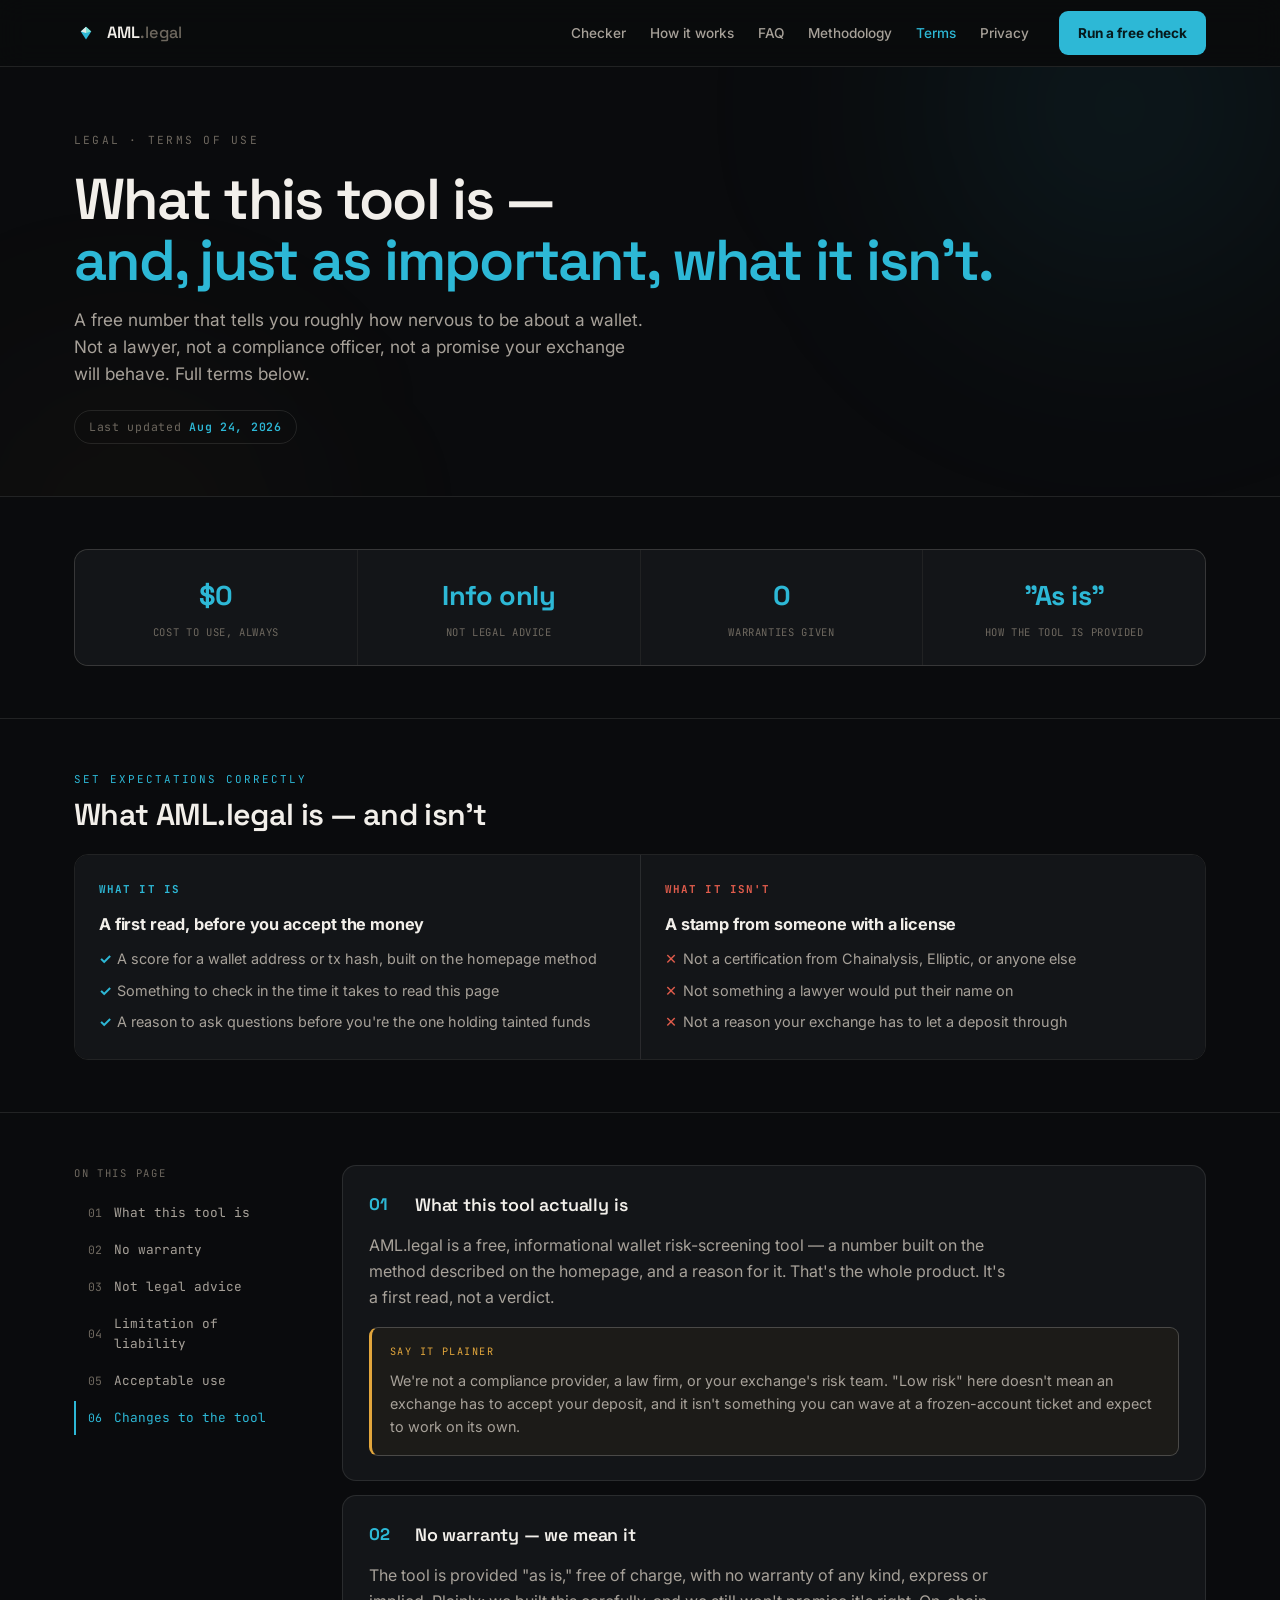
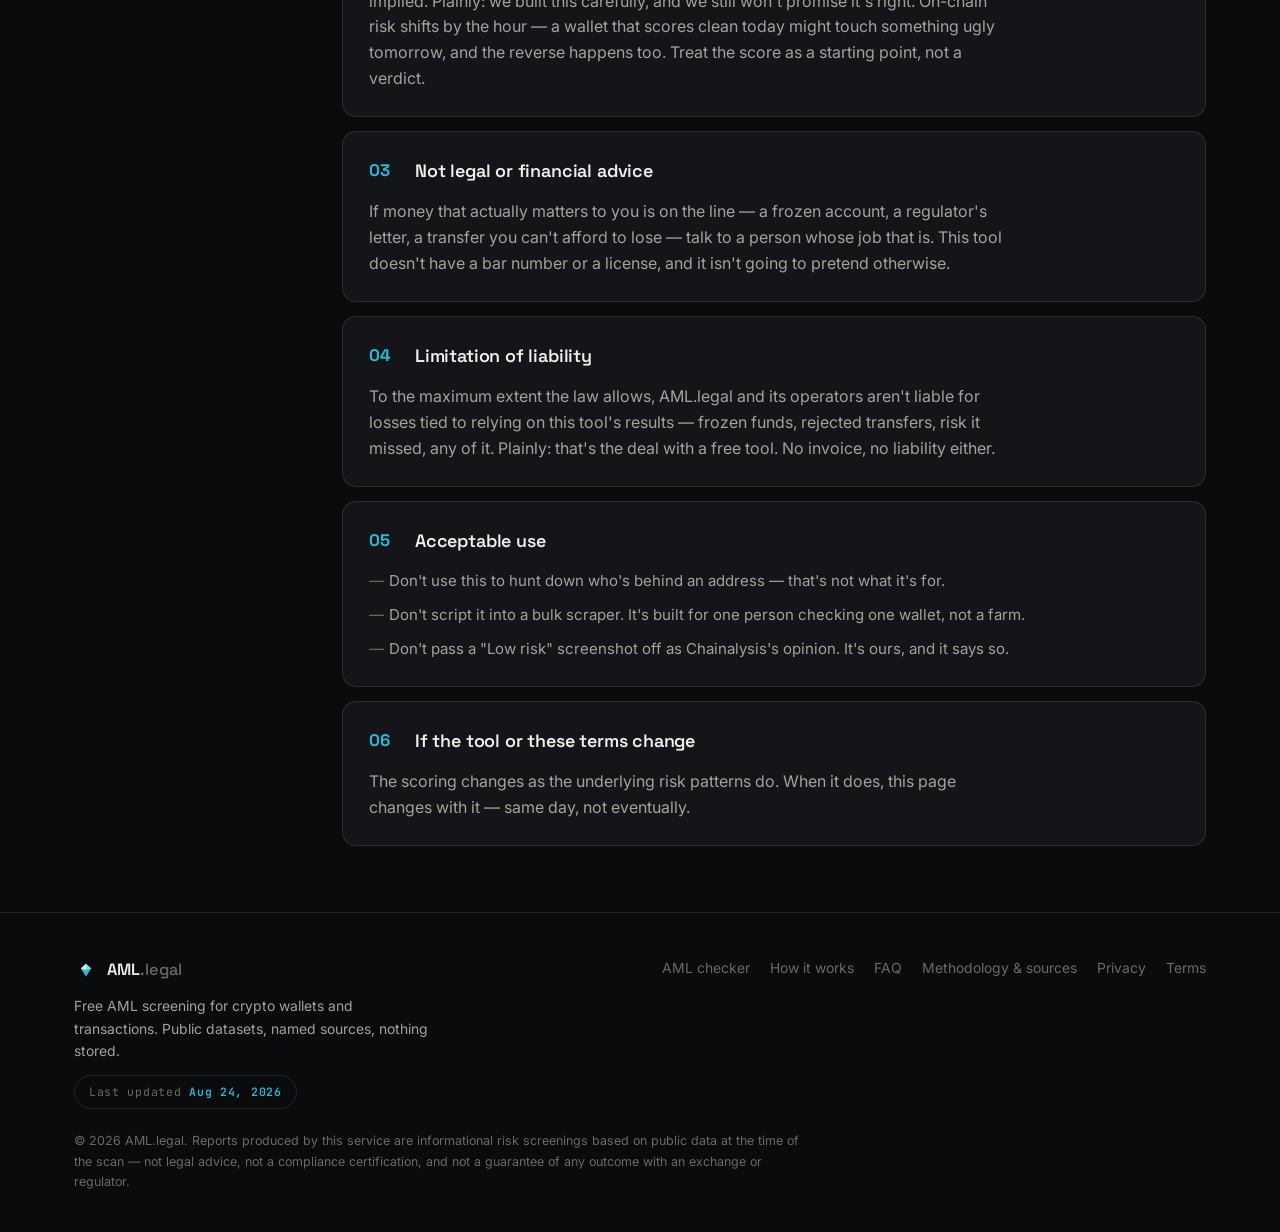
<file: terms.html>
<!DOCTYPE html>
<html lang="en">
<head>
<meta charset="UTF-8">
<meta name="viewport" content="width=device-width, initial-scale=1.0">
<title>Terms of Use | AML.legal</title>
<meta name="description" content="What AML.legal is and isn't, in plain language — a free, informational wallet risk-screening tool, not legal or compliance advice.">
<meta name="robots" content="index, follow">
<meta name="theme-color" content="#0A0B0D">
<link rel="canonical" href="https://aml.legal/terms.html">
<link rel="icon" type="image/svg+xml" href="icons/favicon-source.svg">
<link rel="icon" type="image/png" sizes="32x32" href="icons/icon-32.png">
<link rel="icon" href="favicon.ico" sizes="any">
<link rel="apple-touch-icon" href="icons/apple-touch-icon.png">
<link rel="preconnect" href="https://fonts.googleapis.com">
<link rel="preconnect" href="https://fonts.gstatic.com" crossorigin>

<meta property="og:type" content="website">
<meta property="og:url" content="https://aml.legal/terms.html">
<meta property="og:site_name" content="AML.legal">
<meta property="og:title" content="Terms of Use | AML.legal">
<meta property="og:description" content="What AML.legal is and isn't, in plain language — a free, informational wallet risk-screening tool, not legal or compliance advice.">
<meta property="og:image" content="https://aml.legal/og-image.png">
<meta property="og:image:width" content="1200">
<meta property="og:image:height" content="630">
<meta name="twitter:card" content="summary_large_image">
<meta name="twitter:title" content="Terms of Use | AML.legal">
<meta name="twitter:description" content="A free, informational wallet risk-screening tool — not legal or compliance advice. Read the terms in plain language.">
<meta name="twitter:image" content="https://aml.legal/og-image.png">
<link href="https://fonts.googleapis.com/css2?family=Space+Grotesk:wght@500;600;700&family=Inter:wght@400;500;600;700&family=JetBrains+Mono:wght@400;500;600&display=swap" rel="stylesheet">
<style>
:root{
  --bg:#0A0B0D; --panel-solid:#131518; --border:rgba(242,239,234,.10); --border-hi:rgba(242,239,234,.22);
  --text:#F2EFEA; --soft:#A7A199; --faint:#6E685F;
  --amber:#E2A63C; --teal:#2DB8D6; --high:#E15C4C; --radius:14px;
  --disp:"Space Grotesk",system-ui,sans-serif; --body:"Inter",system-ui,sans-serif; --mono:"JetBrains Mono",ui-monospace,monospace;
}
*{ box-sizing:border-box; margin:0; padding:0; }
html{ scroll-behavior:smooth; }
body{ font-family:var(--body); background:var(--bg); color:var(--soft); font-size:16px; line-height:1.62; -webkit-font-smoothing:antialiased; }
a{ color:inherit; }
img,svg{ display:block; max-width:100%; }
::selection{ background:rgba(45,184,214,.28); color:#071A1D; }
:focus-visible{ outline:2px solid var(--amber); outline-offset:2px; border-radius:3px; }
.wrap{ max-width:1180px; margin:0 auto; padding:0 24px; position:relative; z-index:1; }

h1,h2,h3{ font-family:var(--disp); font-weight:600; letter-spacing:-.02em; color:var(--text); }
h1{ font-size:clamp(2.1rem, 4.6vw, 3.6rem); line-height:1.06; letter-spacing:-.03em; }
h1 em{ font-style:normal; color:var(--teal); }
h2{ font-size:clamp(1.4rem, 2.4vw, 1.9rem); line-height:1.16; }
h3{ font-family:var(--body); font-size:1.02rem; font-weight:700; letter-spacing:-.01em; color:var(--text); }
p{ max-width:64ch; color:var(--soft); }
p + p{ margin-top:14px; }
strong{ font-weight:700; color:var(--text); }
.lede{ font-size:1.08rem; color:var(--soft); max-width:52ch; line-height:1.55; }
.eyebrow{ font-family:var(--mono); font-size:.7rem; letter-spacing:.2em; text-transform:uppercase; color:var(--faint); display:block; margin-bottom:20px; }
.mono{ font-family:var(--mono); }

.topbar{ position:sticky; top:0; z-index:50; background:rgba(10,11,13,.82); backdrop-filter:blur(14px); border-bottom:1px solid var(--border); }
.topbar .wrap{ display:flex; align-items:center; gap:30px; height:66px; }
.wordmark{ display:flex; align-items:center; gap:9px; text-decoration:none; }
.logomark{ width:24px; height:24px; flex:none; }
.logomark svg{ width:100%; height:100%; }
.wordmark span{ font-family:var(--disp); font-weight:600; font-size:1.02rem; color:var(--text); }
.wordmark span em{ font-style:normal; color:var(--faint); font-weight:500; }
nav.main{ display:flex; gap:24px; margin-left:auto; }
nav.main a{ font-size:.85rem; font-weight:500; color:var(--soft); text-decoration:none; }
nav.main a:hover{ color:var(--text); }
nav.main a.current{ color:var(--teal); }
.btn{ font-family:var(--body); font-weight:700; font-size:.85rem; display:inline-flex; align-items:center; gap:8px; padding:10px 18px; border-radius:9px; text-decoration:none; cursor:pointer; border:1px solid transparent; white-space:nowrap; }
.btn.primary{ background:var(--teal); color:#071A1D; transition:background .15s ease, transform .15s ease; }
.btn.primary:hover{ background:#4FC9E3; transform:translateY(-1px); }
.btn.ghost{ background:transparent; color:var(--soft); border-color:var(--border-hi); }
.btn.ghost:hover{ color:var(--text); border-color:var(--text); }

@media (max-width:820px){ nav.main{ display:none; } }

.legal-hero{ position:relative; padding:64px 0 52px; overflow:hidden; border-bottom:1px solid var(--border); }
.hero-atmos{ position:absolute; inset:0; z-index:0; pointer-events:none; }
.hero-atmos .glow{ position:absolute; border-radius:50%; filter:blur(120px); }
.hero-atmos .glow.g1{ width:520px; height:520px; background:radial-gradient(circle, rgba(45,184,214,.14), transparent 70%); top:-220px; right:-100px; }
.hero-atmos .glow.g2{ width:420px; height:420px; background:radial-gradient(circle, rgba(226,166,60,.07), transparent 70%); bottom:-240px; left:-80px; }
.legal-hero h1{ margin-bottom:16px; }
.legal-hero .lede{ margin-bottom:22px; }
.updated-badge{ display:inline-flex; align-items:center; gap:8px; font-family:var(--mono); font-size:.72rem; letter-spacing:.06em; color:var(--faint); border:1px solid var(--border); border-radius:20px; padding:7px 14px; }
.updated-badge b{ color:var(--teal); font-weight:600; }

.sec{ padding:52px 0; border-bottom:1px solid var(--border); }
.stat-row{ display:flex; gap:1px; background:var(--border); border:1px solid var(--border); border-radius:var(--radius); overflow:hidden; }
.stat-cell{ flex:1; min-width:140px; background:var(--panel-solid); padding:24px 18px; text-align:center; }
.stat-cell .num{ font-family:var(--disp); font-weight:700; font-size:1.7rem; color:var(--teal); letter-spacing:-.02em; }
.stat-cell .cap{ font-family:var(--mono); font-size:.66rem; letter-spacing:.06em; text-transform:uppercase; color:var(--faint); margin-top:6px; }
@media (max-width:760px){ .stat-row{ flex-wrap:wrap; } .stat-cell{ min-width:45%; } }

.sec-head{ margin-bottom:22px; }
.sec-eyebrow{ font-family:var(--mono); font-size:.68rem; letter-spacing:.18em; text-transform:uppercase; color:var(--teal); display:block; margin-bottom:8px; }

.split-cards{ display:grid; grid-template-columns:minmax(0,1fr) minmax(0,1fr); border:1px solid var(--border); border-radius:var(--radius); overflow:hidden; }
.split-card{ background:var(--panel-solid); padding:26px 24px; border-left:1px solid var(--border); }
.split-card:first-child{ border-left:0; }
.split-card .tag{ font-family:var(--mono); font-size:.68rem; letter-spacing:.1em; font-weight:700; display:block; margin-bottom:12px; }
.split-card.is .tag{ color:var(--teal); }
.split-card.isnot .tag{ color:var(--high); }
.split-card h3{ margin-bottom:10px; font-size:1.02rem; }
.split-card ul{ list-style:none; display:flex; flex-direction:column; gap:8px; }
.split-card li{ font-size:.9rem; padding-left:18px; position:relative; }
.split-card.is li::before{ content:"✓"; position:absolute; left:0; color:var(--teal); font-weight:700; }
.split-card.isnot li::before{ content:"✕"; position:absolute; left:0; color:var(--high); font-weight:700; }
@media (max-width:760px){ .split-cards{ grid-template-columns:minmax(0,1fr); } .split-card{ border-left:0; } .split-card:nth-child(2){ border-top:1px solid var(--border); } }

.doc-grid{ display:grid; grid-template-columns:220px minmax(0,1fr); gap:48px; align-items:start; }
.doc-toc{ position:sticky; top:90px; display:flex; flex-direction:column; gap:2px; }
.toc-label{ font-family:var(--mono); font-size:.66rem; letter-spacing:.16em; text-transform:uppercase; color:var(--faint); margin-bottom:12px; }
.doc-toc a{ display:flex; align-items:center; gap:10px; font-family:var(--mono); font-size:.8rem; color:var(--soft); text-decoration:none; padding:7px 0; border-left:2px solid transparent; padding-left:12px; }
.doc-toc a i{ font-style:normal; color:var(--faint); font-size:.72rem; width:16px; flex:none; }
.doc-toc a:hover{ color:var(--text); }
.doc-toc a.active{ color:var(--teal); border-left-color:var(--teal); }
.doc-toc a.active i{ color:var(--teal); }
@media (max-width:900px){
  .doc-grid{ grid-template-columns:minmax(0,1fr); }
  .doc-toc{ position:static; flex-direction:row; flex-wrap:wrap; gap:8px; margin-bottom:8px; }
  .toc-label{ display:none; }
  .doc-toc a{ border:1px solid var(--border); border-radius:20px; padding:6px 12px; }
  .doc-toc a.active{ border-color:var(--teal); }
}

.doc-item{ background:var(--panel-solid); border:1px solid var(--border); border-radius:var(--radius); padding:24px 26px; margin-bottom:14px; scroll-margin-top:90px; }
.doc-item-head{ display:flex; align-items:center; gap:16px; margin-bottom:14px; }
.doc-num{ font-family:var(--disp); font-weight:700; font-size:1.05rem; color:var(--teal); flex:none; width:30px; }
.doc-item h3{ font-family:var(--disp); font-weight:600; font-size:1.12rem; letter-spacing:-.01em; }

.callout{ margin-top:16px; border:1px solid var(--border-hi); border-left:3px solid var(--amber); border-radius:9px; padding:16px 18px; background:rgba(226,166,60,.045); }
.callout .callout-label{ font-family:var(--mono); font-size:.64rem; letter-spacing:.14em; text-transform:uppercase; color:var(--amber); display:block; margin-bottom:8px; }
.callout p{ font-size:.9rem; max-width:none; }

.doc-item ul.rules{ list-style:none; display:flex; flex-direction:column; gap:10px; margin-top:4px; }
.doc-item ul.rules li{ font-size:.94rem; color:var(--soft); padding-left:20px; position:relative; }
.doc-item ul.rules li::before{ content:"—"; position:absolute; left:0; color:var(--faint); }

footer{ padding:44px 0 40px; font-size:.87rem; color:var(--faint); }
.foot-grid{ display:flex; justify-content:space-between; gap:32px; flex-wrap:wrap; }
footer nav{ display:flex; gap:20px; flex-wrap:wrap; }
footer nav a{ text-decoration:none; color:var(--faint); }
footer nav a:hover{ color:var(--text); }
.disclaimer{ margin-top:22px; font-size:.78rem; color:var(--faint); max-width:92ch; }
</style>
</head>
<body>

<header class="topbar">
  <div class="wrap">
    <a class="wordmark" href="/">
      <span class="logomark"><svg viewBox="0 0 64 64"><path d="M32 15 L46 28 L32 49 L18 28 Z" fill="#2DB8D6"/><path d="M32 15 L46 28 L32 32 Z" fill="#7FE0D4"/><path d="M32 15 L18 28 L32 32 Z" fill="#F2EFEA" opacity="0.9"/></svg></span>
      <span>AML<em>.legal</em></span>
    </a>
    <nav class="main" aria-label="Main">
      <a href="/#checker">Checker</a>
      <a href="/#how">How it works</a>
      <a href="/#faq">FAQ</a>
      <a href="/about.html">Methodology</a>
      <a class="current" href="/terms.html">Terms</a>
      <a href="/privacy.html">Privacy</a>
    </nav>
    <a class="btn primary" href="/#checker">Run a free check</a>
  </div>
</header>

<main id="main">

<section class="legal-hero">
  <div class="hero-atmos" aria-hidden="true"><div class="glow g1"></div><div class="glow g2"></div></div>
  <div class="wrap">
    <span class="eyebrow">Legal · terms of use</span>
    <h1>What this tool is —<br><em>and, just as important, what it isn't.</em></h1>
    <p class="lede">A free number that tells you roughly how nervous to be about a wallet. Not a lawyer, not a compliance officer, not a promise your exchange will behave. Full terms below.</p>
    <span class="updated-badge">Last updated <b>Aug 24, 2026</b></span>
  </div>
</section>

<section class="sec">
  <div class="wrap">
    <div class="stat-row">
      <div class="stat-cell"><div class="num">$0</div><div class="cap">Cost to use, always</div></div>
      <div class="stat-cell"><div class="num">Info only</div><div class="cap">Not legal advice</div></div>
      <div class="stat-cell"><div class="num">0</div><div class="cap">Warranties given</div></div>
      <div class="stat-cell"><div class="num">"As is"</div><div class="cap">How the tool is provided</div></div>
    </div>
  </div>
</section>

<section class="sec">
  <div class="wrap">
    <div class="sec-head"><span class="sec-eyebrow">Set expectations correctly</span><h2>What AML.legal is — and isn't</h2></div>
    <div class="split-cards">
      <div class="split-card is">
        <span class="tag">WHAT IT IS</span>
        <h3>A first read, before you accept the money</h3>
        <ul>
          <li>A score for a wallet address or tx hash, built on the homepage method</li>
          <li>Something to check in the time it takes to read this page</li>
          <li>A reason to ask questions before you're the one holding tainted funds</li>
        </ul>
      </div>
      <div class="split-card isnot">
        <span class="tag">WHAT IT ISN'T</span>
        <h3>A stamp from someone with a license</h3>
        <ul>
          <li>Not a certification from Chainalysis, Elliptic, or anyone else</li>
          <li>Not something a lawyer would put their name on</li>
          <li>Not a reason your exchange has to let a deposit through</li>
        </ul>
      </div>
    </div>
  </div>
</section>

<section class="sec">
  <div class="wrap doc-grid">
    <nav class="doc-toc" aria-label="Sections on this page">
      <span class="toc-label">On this page</span>
      <a href="#t-what" data-toc><i>01</i>What this tool is</a>
      <a href="#t-warranty" data-toc><i>02</i>No warranty</a>
      <a href="#t-advice" data-toc><i>03</i>Not legal advice</a>
      <a href="#t-liability" data-toc><i>04</i>Limitation of liability</a>
      <a href="#t-use" data-toc><i>05</i>Acceptable use</a>
      <a href="#t-changes" data-toc><i>06</i>Changes to the tool</a>
    </nav>

    <div class="doc-body">
      <article class="doc-item" id="t-what">
        <div class="doc-item-head"><span class="doc-num">01</span><h3>What this tool actually is</h3></div>
        <p>AML.legal is a free, informational wallet risk-screening tool — a number built on the method described on the homepage, and a reason for it. That's the whole product. It's a first read, not a verdict.</p>
        <div class="callout">
          <span class="callout-label">Say it plainer</span>
          <p>We're not a compliance provider, a law firm, or your exchange's risk team. "Low risk" here doesn't mean an exchange has to accept your deposit, and it isn't something you can wave at a frozen-account ticket and expect to work on its own.</p>
        </div>
      </article>

      <article class="doc-item" id="t-warranty">
        <div class="doc-item-head"><span class="doc-num">02</span><h3>No warranty — we mean it</h3></div>
        <p>The tool is provided "as is," free of charge, with no warranty of any kind, express or implied. Plainly: we built this carefully, and we still won't promise it's right. On-chain risk shifts by the hour — a wallet that scores clean today might touch something ugly tomorrow, and the reverse happens too. Treat the score as a starting point, not a verdict.</p>
      </article>

      <article class="doc-item" id="t-advice">
        <div class="doc-item-head"><span class="doc-num">03</span><h3>Not legal or financial advice</h3></div>
        <p>If money that actually matters to you is on the line — a frozen account, a regulator's letter, a transfer you can't afford to lose — talk to a person whose job that is. This tool doesn't have a bar number or a license, and it isn't going to pretend otherwise.</p>
      </article>

      <article class="doc-item" id="t-liability">
        <div class="doc-item-head"><span class="doc-num">04</span><h3>Limitation of liability</h3></div>
        <p>To the maximum extent the law allows, AML.legal and its operators aren't liable for losses tied to relying on this tool's results — frozen funds, rejected transfers, risk it missed, any of it. Plainly: that's the deal with a free tool. No invoice, no liability either.</p>
      </article>

      <article class="doc-item" id="t-use">
        <div class="doc-item-head"><span class="doc-num">05</span><h3>Acceptable use</h3></div>
        <ul class="rules">
          <li>Don't use this to hunt down who's behind an address — that's not what it's for.</li>
          <li>Don't script it into a bulk scraper. It's built for one person checking one wallet, not a farm.</li>
          <li>Don't pass a "Low risk" screenshot off as Chainalysis's opinion. It's ours, and it says so.</li>
        </ul>
      </article>

      <article class="doc-item" id="t-changes">
        <div class="doc-item-head"><span class="doc-num">06</span><h3>If the tool or these terms change</h3></div>
        <p>The scoring changes as the underlying risk patterns do. When it does, this page changes with it — same day, not eventually.</p>
      </article>
    </div>
  </div>
</section>

</main>

<footer>
  <div class="wrap">
    <div class="foot-grid">
      <div>
        <a class="wordmark" href="/">
          <span class="logomark"><svg viewBox="0 0 64 64"><path d="M32 15 L46 28 L32 49 L18 28 Z" fill="#2DB8D6"/><path d="M32 15 L46 28 L32 32 Z" fill="#7FE0D4"/><path d="M32 15 L18 28 L32 32 Z" fill="#F2EFEA" opacity="0.9"/></svg></span>
          <span>AML<em>.legal</em></span>
        </a>
        <p style="max-width:40ch; margin-top:12px; font-size:.87rem;">Free AML screening for crypto wallets and transactions. Public datasets, named sources, nothing stored.</p>
        <span class="mono updated-badge" style="margin-top:12px;">Last updated <b>Aug 24, 2026</b></span>
      </div>
      <nav aria-label="Footer">
        <a href="/#checker">AML checker</a>
        <a href="/#how">How it works</a>
        <a href="/#faq">FAQ</a>
        <a href="/about.html">Methodology &amp; sources</a>
        <a href="/privacy.html">Privacy</a>
        <a href="/terms.html">Terms</a>
      </nav>
    </div>
    <p class="disclaimer">© 2026 AML.legal. Reports produced by this service are informational risk screenings based on public data at the time of the scan — not legal advice, not a compliance certification, and not a guarantee of any outcome with an exchange or regulator.</p>
  </div>
</footer>

<script>
const tocLinks = [...document.querySelectorAll('[data-toc]')];
const targets = tocLinks.map(a => document.querySelector(a.getAttribute('href')));
const io = new IntersectionObserver((entries) => {
  entries.forEach(e => {
    if (e.isIntersecting){
      const id = '#' + e.target.id;
      tocLinks.forEach(a => a.classList.toggle('active', a.getAttribute('href') === id));
    }
  });
}, { rootMargin: '-40% 0px -50% 0px' });
targets.forEach(t => t && io.observe(t));
</script>

<!-- Smartsupp Live Chat script -->
<script type="text/javascript">
var _smartsupp = _smartsupp || {};
_smartsupp.key = '9aa5b92f6319ffd2d1358595916b7d39af22af22';
window.smartsupp||(function(d) {
  var s,c,o=smartsupp=function(){ o._.push(arguments)};o._=[];
  s=d.getElementsByTagName('script')[0];c=d.createElement('script');
  c.type='text/javascript';c.charset='utf-8';c.async=true;
  c.src='https://www.smartsuppchat.com/loader.js?';s.parentNode.insertBefore(c,s);
})(document);
</script>
<noscript>Powered by <a href="https://www.smartsupp.com" target="_blank">Smartsupp</a></noscript>
</body>
</html>
</file>
<file: styles.min.css>
:root{--bg:#0A0B0D;--bg-2:#111316;--panel:rgba(242,239,234,.035);--panel-2:rgba(242,239,234,.06);--panel-solid:#131518;--border:rgba(242,239,234,.10);--border-hi:rgba(242,239,234,.22);--text:#F2EFEA;--soft:#A7A199;--faint:#6E685F;--amber:#E2A63C;--amber-deep:#C2872A;--amber-soft:rgba(226,166,60,.14);--teal:#2DB8D6;--teal-deep:#23A0BC;--teal-soft:rgba(45,184,214,.14);--low:#4CBE82;--med:#E2A63C;--high:#E15C4C;--radius:14px;--disp:"Space Grotesk",system-ui,sans-serif;--body:"Inter",system-ui,sans-serif;--mono:"JetBrains Mono",ui-monospace,monospace}*{box-sizing:border-box;margin:0;padding:0}html{scroll-behavior:smooth}@media (prefers-reduced-motion:reduce){html{scroll-behavior:auto}*,::after,::before{animation-duration:NaNs!important;transition-duration:NaNs!important}}body{font-family:var(--body);background:var(--bg);color:var(--soft);font-size:16px;line-height:1.62;-webkit-font-smoothing:antialiased}a{color:inherit}.data-table td a,.kb-body a,.sec-intro a{color:var(--teal);text-decoration:underline;text-decoration-color:rgba(45,184,214,.4);text-underline-offset:3px}.data-table td a:hover,.kb-body a:hover,.sec-intro a:hover{text-decoration-color:var(--teal)}img,svg{display:block;max-width:100%}:focus-visible{outline:2px solid var(--amber);outline-offset:2px;border-radius:3px}::selection{background:rgba(45,184,214,.28);color:#071a1d}.wrap{max-width:1180px;margin:0 auto;padding:0 24px;position:relative;z-index:1}h1,h2,h3{font-family:var(--disp);font-weight:600;letter-spacing:-.02em;color:var(--text)}h1{font-size:clamp(2.6rem, 5.4vw, 4.6rem);line-height:1.05;letter-spacing:-.03em}h2{font-size:clamp(1.7rem, 3vw, 2.5rem);line-height:1.14;margin-bottom:.5em}h3{font-family:var(--body);font-size:1.05rem;font-weight:700;letter-spacing:-.01em;color:var(--text)}h1 em{font-style:normal;color:var(--teal)}.lede{font-size:1.18rem;color:var(--soft);max-width:46ch;line-height:1.5}p{max-width:66ch;color:var(--soft)}strong{font-weight:700;color:var(--text)}.cite{color:var(--teal);text-decoration:underline;text-decoration-color:rgba(45,184,214,.4);text-underline-offset:2px}.cite:hover{text-decoration-color:var(--teal)}.eyebrow{font-family:var(--mono);font-size:.7rem;letter-spacing:.2em;text-transform:uppercase;color:var(--faint)}.mono{font-family:var(--mono)}.topbar{position:sticky;top:0;z-index:50;background:rgba(10,11,13,.82);backdrop-filter:blur(14px);border-bottom:1px solid var(--border)}.topbar .wrap{display:flex;align-items:center;gap:30px;height:66px}.wordmark{display:flex;align-items:center;gap:9px;text-decoration:none}.logomark{width:26px;height:26px;flex:none}.logomark svg{width:100%;height:100%}.wordmark span{font-family:var(--disp);font-weight:600;font-size:1.06rem;color:var(--text)}.wordmark span em{font-style:normal;color:var(--faint);font-weight:500}nav.main{display:flex;gap:26px;margin-left:auto}nav.main a{font-size:.86rem;font-weight:500;color:var(--soft);text-decoration:none}nav.main a:hover{color:var(--text)}.btn{font-family:var(--body);font-weight:700;font-size:.89rem;display:inline-flex;align-items:center;gap:8px;padding:12px 22px;border-radius:9px;text-decoration:none;cursor:pointer;border:1px solid transparent;white-space:nowrap}.btn.primary{background:var(--teal);color:#071a1d;transition:background .15s ease,transform .15s ease}.btn.primary:hover{background:#4fc9e3;transform:translateY(-1px)}.btn.ghost{background:0 0;border-color:var(--border-hi);color:var(--text)}.btn.ghost:hover{border-color:var(--teal);color:var(--teal)}@media (max-width:900px){nav.main{display:none}}@media (max-width:480px){.topbar .wrap{gap:10px;padding:0 16px}.topbar .btn{padding:9px 14px;font-size:.78rem}.topbar .wordmark span{font-size:.94rem}.topbar .logomark{width:22px;height:22px}}.hero{position:relative;padding:88px 0 100px;overflow:hidden;border-bottom:1px solid var(--border)}.hero-atmos{position:absolute;inset:0;z-index:0;pointer-events:none}.hero-atmos .glow{position:absolute;border-radius:50%;filter:blur(120px)}.hero-atmos .glow.g1{width:640px;height:640px;background:radial-gradient(circle,rgba(45,184,214,.18),transparent 70%);top:-220px;right:-140px}.hero-atmos .glow.g2{width:520px;height:520px;background:radial-gradient(circle,rgba(45,184,214,.08),transparent 70%);bottom:-260px;left:-120px}.hero-grid{position:relative;z-index:1;display:grid;grid-template-columns:minmax(0,6fr) minmax(0,6fr);gap:64px;align-items:center}@media (max-width:1000px){.hero-grid{grid-template-columns:minmax(0,1fr);gap:48px}}.hero .eyebrow{display:block;margin-bottom:26px}.hero h1{margin-bottom:24px}.hero .lede{margin-bottom:34px}.hero-cta{display:flex;align-items:center;gap:20px;flex-wrap:wrap}.hero-cta .note{font-size:.82rem;color:var(--faint)}.trust-strip{margin-top:16px;font-size:.8rem;color:var(--faint);max-width:52ch;line-height:1.5}.trust-strip a.inline{color:var(--teal);text-decoration:underline;text-decoration-color:rgba(45,184,214,.4);text-underline-offset:2px}.trust-strip a.inline:hover{text-decoration-color:var(--teal)}.freshness-stale{color:var(--amber)!important}.freshness-old{color:var(--high)!important}.panel-shell{position:relative;border-radius:20px;padding:1px;background:linear-gradient(160deg,rgba(45,184,214,.5),rgba(45,184,214,.05) 55%,transparent)}.checker{background:linear-gradient(180deg,#15171b,#101216);border-radius:19px;box-shadow:0 40px 100px -30px rgba(0,0,0,.7);overflow:hidden}.checker-head{display:flex;align-items:center;justify-content:space-between;padding:16px 22px;border-bottom:1px solid var(--border)}.checker-title{display:flex;align-items:center;gap:9px;font-family:var(--disp);font-weight:600;font-size:.92rem;color:var(--text)}.status-dot{width:7px;height:7px;border-radius:50%;background:var(--low);box-shadow:0 0 8px rgba(76,190,130,.8)}.doc-no{font-family:var(--mono);font-size:.66rem;letter-spacing:.1em;color:var(--faint)}.checker-body{padding:22px}.tabs{display:flex;gap:4px;background:var(--panel);border:1px solid var(--border);border-radius:10px;padding:4px;width:max-content;margin-bottom:20px}.tabs button{font-family:var(--body);font-size:.83rem;font-weight:600;padding:8px 15px;border-radius:7px;background:0 0;border:0;cursor:pointer;color:var(--faint)}.tabs button[aria-selected=true]{background:var(--panel-2);color:var(--text)}.field{margin-bottom:14px}.field label{display:block;font-family:var(--mono);font-size:.62rem;letter-spacing:.14em;text-transform:uppercase;color:var(--faint);margin-bottom:7px}.field input[type=text],.field select{width:100%;font-family:var(--mono);font-size:.86rem;color:var(--text);background:rgba(0,0,0,.25);border:1px solid var(--border);border-radius:9px;padding:11px 13px}.field input::placeholder{color:var(--faint)}.field input:focus,.field select:focus{border-color:var(--teal);outline:0;box-shadow:0 0 0 3px var(--teal-soft)}.detect-hint{font-size:.76rem;color:var(--faint);margin-top:6px;min-height:1.2em}.detect-hint.ok{color:var(--low)}.detect-hint.err{color:var(--high)}.sr-only-select{position:absolute;width:1px;height:1px;overflow:hidden;clip:rect(0,0,0,0);white-space:nowrap;border:0;padding:0;margin:-1px}.net-picker{position:relative}.net-picker-btn{width:100%;display:flex;align-items:center;gap:10px;font-family:var(--mono);font-size:.86rem;color:var(--text);background:rgba(0,0,0,.25);border:1px solid var(--border);border-radius:9px;padding:10px 13px;cursor:pointer;text-align:left}.net-picker-btn:hover{border-color:var(--teal)}.net-picker-btn[aria-expanded=true] .chev{transform:rotate(180deg)}.net-picker-btn .chev{margin-left:auto;width:14px;height:14px;stroke:var(--faint);fill:none;stroke-width:2;flex:none;transition:transform .15s ease}.net-ic{width:19px;height:19px;border-radius:50%;flex:none;overflow:hidden}.net-ic svg{width:100%;height:100%;display:block}.net-picker-list{position:absolute;z-index:20;top:calc(100% + 6px);left:0;right:0;background:#1a1d22;border:1px solid var(--border-hi);border-radius:11px;box-shadow:0 20px 50px -14px rgba(0,0,0,.6);list-style:none;padding:6px;max-height:280px;overflow:auto;margin:0}.net-picker-list[hidden]{display:none}.net-opt{display:flex;align-items:center;gap:10px;padding:9px 10px;border-radius:7px;font-family:var(--mono);font-size:.83rem;color:var(--soft);cursor:pointer}.net-opt:hover{background:var(--panel-2)}.net-opt[aria-selected=true]{background:var(--teal-soft);color:var(--teal);font-weight:600}.datasets-line{font-size:.78rem;color:var(--faint);margin:2px 0 14px}.datasets-line b{color:var(--soft);font-weight:600}.datasets{display:flex;flex-direction:column;gap:6px;margin:0 0 18px}.ds{display:flex;gap:10px;align-items:baseline;font-size:.82rem;padding:7px 2px;border-bottom:1px solid var(--border)}.ds:last-child{border-bottom:0}.ds input{margin-top:3px;accent-color:var(--teal)}.ds b{font-weight:600;color:var(--text)}.ds small{color:var(--faint)}.run-row{display:flex;align-items:center;gap:14px;flex-wrap:wrap}.run-row .btn{font-size:.92rem;padding:13px 26px;width:100%;justify-content:center}.run-note{font-size:.75rem;color:var(--faint);text-align:center;width:100%;margin-top:8px}.assure{display:flex;gap:14px;flex-wrap:wrap;margin-top:16px;padding-top:14px;border-top:1px solid var(--border)}.assure span{display:flex;align-items:center;gap:5px;font-family:var(--mono);font-size:.6rem;letter-spacing:.08em;text-transform:uppercase;color:var(--faint)}.assure svg{width:11px;height:11px;stroke:var(--low);fill:none;stroke-width:3;stroke-linecap:round;stroke-linejoin:round;flex:none}.scan-panel{display:none;padding:22px}.scan-progress-head{display:flex;justify-content:space-between;align-items:baseline;margin-bottom:8px}.scan-progress-head .lbl{font-family:var(--mono);font-size:.66rem;letter-spacing:.12em;text-transform:uppercase;color:var(--faint)}.scan-progress-head .pct{font-family:var(--disp);font-weight:700;font-size:1.3rem;color:var(--teal);font-variant-numeric:tabular-nums}.scan-progress{height:3px;background:rgba(242,239,234,.08);border-radius:2px;overflow:hidden;margin-bottom:18px}.scan-progress i{display:block;height:100%;width:0%;background:linear-gradient(90deg,var(--teal),#7fe0d4);border-radius:2px;transition:width .5s cubic-bezier(.3,.9,.3,1)}.scan-panel.active{display:block}.scan-steps{list-style:none;display:flex;flex-direction:column;gap:8px;margin-bottom:4px}.scan-steps li{display:flex;align-items:center;gap:11px;font-size:.85rem;color:var(--faint)}.scan-steps li .dot{width:14px;height:14px;border-radius:50%;border:2px solid var(--border-hi);flex:none;box-sizing:border-box;transition:border-color .2s ease,background .2s ease}.scan-steps li.running{color:var(--text)}.scan-steps li.running .dot{border:2px solid rgba(45,184,214,.22);border-top-color:var(--teal);background:0 0;animation:spin-dot .7s linear infinite}@keyframes spin-dot{to{transform:rotate(360deg)}}.scan-steps li.done .dot{animation:none;border-color:var(--low);background:var(--low);position:relative}.scan-steps li.done .dot::after{content:"";position:absolute;left:3px;top:5px;width:6px;height:3px;border-left:1.6px solid #fff;border-bottom:1.6px solid #fff;transform:rotate(-45deg)}.scan-steps li.done{color:var(--soft)}.scan-steps li.skip .dot{animation:none;border-color:var(--border-hi);background:0 0;position:relative}.scan-steps li.skip .dot::after{content:"–";position:absolute;left:0;top:0;width:14px;height:14px;text-align:center;line-height:13px;font-size:11px;font-weight:800;color:var(--faint)}.scan-steps li.skip{color:var(--faint)}.scan-steps li.skip .st-src{font-style:italic}.scan-steps li .st-name{flex:1;font-weight:600}.scan-steps li .st-src{font-family:var(--mono);font-size:.64rem;letter-spacing:.06em;color:var(--faint)}.result{display:none}.result.active{display:block}.verdict-zone{display:grid;grid-template-columns:auto minmax(0,1fr);gap:22px;align-items:center;padding:6px 0 20px}@media (max-width:460px){.verdict-zone{grid-template-columns:minmax(0,1fr);justify-items:center;text-align:center}}.gauge-wrap{position:relative;width:120px;height:120px;flex:none}.gauge-wrap svg{width:100%;height:100%;transform:rotate(-90deg)}.gauge-track{fill:none;stroke:rgba(242,239,234,.16);stroke-width:9}.gauge-fill{fill:none;stroke-width:9;stroke-linecap:round;transition:stroke-dashoffset 1s cubic-bezier(.3,.9,.3,1),stroke .3s ease}.gauge-center{position:absolute;inset:0;display:flex;flex-direction:column;align-items:center;justify-content:center}.gauge-center .num{font-family:var(--disp);font-weight:700;font-size:1.85rem;line-height:1;color:var(--text)}.gauge-center .of{font-family:var(--mono);font-size:.54rem;letter-spacing:.1em;color:var(--faint);margin-top:3px}.verdict-chip{display:inline-flex;align-items:center;gap:7px;padding:6px 13px;border-radius:999px;font-weight:700;font-size:.78rem;background:rgba(76,190,130,.12);color:var(--low);border:1px solid rgba(76,190,130,.35)}.verdict-chip svg{width:12px;height:12px;stroke:currentColor;fill:none;stroke-width:2.6}.verdict-chip.med{background:var(--amber-soft);color:var(--amber);border-color:rgba(226,166,60,.4)}.verdict-chip.high{background:rgba(225,92,76,.12);color:var(--high);border-color:rgba(225,92,76,.4)}.verdict-copy{font-size:.85rem;color:var(--soft);margin-top:10px;max-width:44ch}.breakdown{border-top:1px solid var(--border);padding-top:16px}.breakdown .breakdown-label{font-family:var(--mono);font-size:.62rem;letter-spacing:.14em;text-transform:uppercase;color:var(--faint);margin-bottom:11px;font-weight:500}.bar-row{display:grid;grid-template-columns:135px minmax(0,1fr) 40px;gap:12px;align-items:center;font-size:.8rem;margin-bottom:8px;color:var(--soft)}@media (max-width:460px){.bar-row{grid-template-columns:100px minmax(0,1fr) 36px}}.bar-row .bar{height:5px;background:rgba(242,239,234,.06);border-radius:3px;overflow:hidden}.bar-row .bar i{display:block;height:100%;border-radius:3px}.bar-row .pct{font-family:var(--mono);font-size:.72rem;text-align:right;color:var(--faint)}.check-row{display:grid;grid-template-columns:22px minmax(0,1fr) auto;gap:10px;align-items:center;font-size:.83rem;padding:9px 0;border-bottom:1px solid rgba(242,239,234,.06)}.check-row:last-child{border-bottom:none}.check-row .check-icon{font-family:var(--mono);font-weight:700;text-align:center;font-size:.9rem}.check-row.hit .check-icon{color:var(--high)}.check-row.clear .check-icon{color:var(--low)}.check-row.na .check-icon{color:var(--faint)}.check-row .check-label{color:var(--text);font-weight:600}.check-row .check-status{grid-column:1/-1;padding-left:32px;margin-top:-3px;color:var(--faint);font-size:.75rem}.check-row.hit .check-status{color:var(--high)}.check-row.clear .check-status{color:var(--soft)}.live-badge{display:inline-block;font-family:var(--mono);font-size:.6rem;letter-spacing:.06em;text-transform:uppercase;padding:2px 7px;border-radius:5px;margin-left:8px;vertical-align:1px}.live-badge.b-live{background:rgba(76,190,130,.14);color:var(--low)}.live-badge.b-snap{background:rgba(45,184,214,.14);color:var(--teal)}.live-badge.b-na{background:rgba(242,239,234,.06);color:var(--faint)}.check-summary{margin-top:16px;padding:11px 13px;border:1px dashed rgba(226,166,60,.4);border-radius:9px;font-size:.76rem;color:var(--soft);background:rgba(226,166,60,.05)}.check-summary code{color:var(--amber);font-family:var(--mono)}.result-actions{display:flex;gap:10px;margin-top:16px;flex-wrap:wrap}.stat-block{padding:44px 0;border-bottom:1px solid var(--border)}.stat-grid{display:flex;flex-wrap:wrap;justify-content:center;gap:1px;background:var(--border);border:1px solid var(--border);border-radius:var(--radius);overflow:hidden}.stat-cell{flex:1;min-width:150px;background:var(--panel-solid);padding:26px 20px;text-align:center}.stat-cell .num{font-family:var(--disp);font-weight:700;font-size:2.1rem;color:var(--teal);letter-spacing:-.02em}.stat-cell .cap{font-family:var(--mono);font-size:.68rem;letter-spacing:.08em;text-transform:uppercase;color:var(--faint);margin-top:6px}.stat-block-2{padding-top:14px}.stat-block-2 .stat-eyebrow{text-align:center;margin-bottom:16px}.live-block{padding:44px 0;border-bottom:1px solid var(--border)}.live-head{display:flex;align-items:center;justify-content:center;gap:8px;margin-bottom:22px}.live-head .live-label{font-family:var(--mono);font-size:.72rem;letter-spacing:.14em;text-transform:uppercase;color:var(--faint)}.live-grid{display:flex;flex-wrap:wrap;justify-content:center;gap:1px;background:var(--border);border:1px solid var(--border);border-radius:var(--radius);overflow:hidden}.live-cell{flex:1;min-width:180px;background:var(--panel-solid);padding:26px 20px;text-align:center}.live-num{font-family:var(--disp);font-weight:700;font-size:2rem;color:var(--teal);letter-spacing:-.02em;font-variant-numeric:tabular-nums}.live-cap{font-family:var(--mono);font-size:.68rem;letter-spacing:.08em;text-transform:uppercase;color:var(--faint);margin-top:6px}.live-tag{font-family:var(--mono);font-size:.6rem;letter-spacing:.16em;text-transform:uppercase;color:var(--teal);opacity:.8;margin-bottom:8px}.live-sub2{font-family:var(--mono);font-size:.6rem;color:var(--faint);margin-top:2px}.net-showcase{display:flex;flex-wrap:wrap;gap:14px;margin-bottom:40px}.net-badge{display:flex;align-items:center;gap:11px;background:var(--panel-solid);border:1px solid var(--border);border-radius:999px;padding:10px 18px 10px 10px;transition:border-color .2s ease,transform .2s ease}.net-badge:hover{border-color:var(--border-hi);transform:translateY(-2px)}.net-badge .ic{width:34px;height:34px;border-radius:50%;flex:none;overflow:hidden;box-shadow:0 0 0 1px rgba(255,255,255,.06)}.net-badge .ic svg{width:100%;height:100%;display:block}.net-badge .nm{font-weight:700;font-size:.92rem;color:var(--text)}.net-badge .std{font-family:var(--mono);font-size:.68rem;color:var(--faint);margin-left:2px}.screenshot-card{margin-top:32px;background:var(--panel-solid);border:1px solid var(--border);border-radius:var(--radius);padding:28px;text-align:center}.screenshot-card img{width:100%;max-width:760px;border-radius:10px;border:1px solid var(--border);margin:0 auto 20px}.screenshot-card .lbl{font-family:var(--mono);font-size:.66rem;letter-spacing:.12em;text-transform:uppercase;color:var(--teal);display:block;margin-bottom:10px}.screenshot-card p{font-size:.9rem;margin:0 auto}.sec{padding:96px 0;border-bottom:1px solid var(--border)}.sec-head{margin-bottom:18px}.sec-eyebrow{font-family:var(--mono);font-size:.7rem;letter-spacing:.2em;text-transform:uppercase;color:var(--teal)}.sec-intro{max-width:68ch;color:var(--soft);margin-bottom:44px}.grid-2,.grid-3{display:grid;gap:1px;background:var(--border);border:1px solid var(--border);border-radius:var(--radius);overflow:hidden}.grid-3{grid-template-columns:repeat(3,1fr)}.grid-2{grid-template-columns:minmax(0,1fr) minmax(0,1fr)}@media (max-width:860px){.grid-3{grid-template-columns:minmax(0,1fr) minmax(0,1fr)}}@media (max-width:600px){.grid-2,.grid-3{grid-template-columns:minmax(0,1fr)}}.card{background:var(--panel-solid);padding:26px}.card .k{font-family:var(--mono);font-size:.62rem;letter-spacing:.16em;text-transform:uppercase;color:var(--teal);display:block;margin-bottom:12px}.card h3{margin-bottom:9px}.card p{font-size:.91rem;color:var(--soft)}.process{list-style:none;counter-reset:step;display:grid;grid-template-columns:repeat(4,1fr);gap:1px;background:var(--border);border:1px solid var(--border);border-radius:var(--radius);overflow:hidden}@media (max-width:860px){.process{grid-template-columns:minmax(0,1fr) minmax(0,1fr)}}@media (max-width:600px){.process{grid-template-columns:minmax(0,1fr)}}.process li{background:var(--panel-solid);padding:24px}.process li::before{counter-increment:step;content:counter(step,decimal-leading-zero);font-family:var(--disp);font-weight:700;font-size:1.5rem;color:var(--teal);display:block;margin-bottom:12px}.process h3{margin-bottom:7px}.process p{font-size:.89rem}.table-scroll{overflow-x:auto;border:1px solid var(--border);border-radius:var(--radius)}.data-table{width:100%;border-collapse:collapse;font-size:.88rem;min-width:660px}.data-table th{font-family:var(--mono);font-size:.6rem;letter-spacing:.12em;text-transform:uppercase;font-weight:500;color:var(--teal);text-align:left;padding:14px 18px;border-bottom:1px solid var(--border);background:var(--panel)}.data-table td{padding:15px 18px;border-bottom:1px solid var(--border);vertical-align:top;color:var(--soft)}.data-table tr:last-child td{border-bottom:0}.data-table td:first-child{font-weight:700;color:var(--text);white-space:nowrap}.data-table .free{font-family:var(--mono);font-size:.66rem;letter-spacing:.06em;color:var(--low);white-space:nowrap}.data-table .na{font-family:var(--mono);font-size:.66rem;letter-spacing:.06em;color:var(--faint);white-space:nowrap}.risk-gauge{width:100%;max-width:700px;height:auto;display:block;margin:28px auto 8px}.risk-ruler{margin-bottom:0}.example{display:grid;grid-template-columns:auto minmax(0,1fr);gap:56px;align-items:center}@media (max-width:860px){.example{grid-template-columns:minmax(0,1fr);gap:32px}}.example-num{position:relative;flex:none}.example-num .digits{font-family:var(--disp);font-weight:700;font-size:clamp(4.2rem,14vw,10rem);line-height:.85;letter-spacing:-.04em;color:var(--text)}.example-num .digits em{font-style:normal;color:var(--amber)}.example-num .cap{font-family:var(--mono);font-size:.72rem;letter-spacing:.14em;text-transform:uppercase;color:var(--faint);margin-top:8px}.example-trail{display:flex;flex-direction:column;gap:0}.example-trail .step{display:flex;gap:16px;padding:14px 0;border-top:1px solid var(--border);font-size:.92rem;color:var(--soft)}.example-trail .step:first-child{border-top:0;padding-top:0}.example-trail .step b{color:var(--text);font-weight:600}.example-trail .tag{font-family:var(--mono);font-size:.66rem;letter-spacing:.08em;text-transform:uppercase;color:var(--teal);flex:none;padding-top:2px;min-width:86px}.example-verdict{margin-top:18px;padding-top:18px;border-top:1px solid var(--border);font-size:.94rem;color:var(--soft)}.example-verdict strong{color:var(--text)}.ruler-bar{display:flex;height:6px;border-radius:3px 3px 0 0;overflow:hidden}.ruler-bar i{display:block;height:100%}.ruler-bar .r-low{width:24%;background:var(--low)}.ruler-bar .r-med{width:50%;background:var(--amber)}.ruler-bar .r-high{width:26%;background:var(--high)}.ruler-cards{display:grid;grid-template-columns:24% 50% 26%;border:1px solid var(--border);border-top:0;border-radius:0 0 var(--radius) var(--radius);overflow:hidden}@media (max-width:760px){.ruler-cards{grid-template-columns:minmax(0,1fr)}.ruler-bar{display:none}.ruler-card{border-radius:var(--radius);border-top:1px solid var(--border)!important;margin-bottom:1px}}.ruler-card{background:var(--panel-solid);padding:22px 20px;border-left:1px solid var(--border)}.ruler-card:first-child{border-left:0}.ruler-card .range{font-family:var(--mono);font-size:.7rem;letter-spacing:.1em;display:block;margin-bottom:8px;font-weight:700}.ruler-card.low-t .range{color:var(--low)}.ruler-card.med-t .range{color:var(--amber)}.ruler-card.high-t .range{color:var(--high)}.ruler-card h3{margin-bottom:8px;font-size:1rem}.ruler-card p{font-size:.87rem}.ruler-card .cats{font-size:.76rem;color:var(--faint);margin-top:10px;font-style:italic}.rule-list{display:flex;flex-direction:column}.rule-card{display:grid;grid-template-columns:160px minmax(0,1fr);gap:24px;align-items:start;padding:26px 0;border-top:1px solid var(--border)}.rule-list .rule-card:first-child{border-top:0;padding-top:0}@media (max-width:700px){.rule-card{grid-template-columns:minmax(0,1fr);gap:6px}}.rule-card .k{font-family:var(--mono);font-size:.68rem;letter-spacing:.1em;text-transform:uppercase;color:var(--teal);padding-top:5px}.rule-card h3{margin-bottom:6px}.rule-card p{font-size:.9rem}.who-list{display:grid;grid-template-columns:minmax(0,1fr) minmax(0,1fr);column-gap:48px}@media (max-width:700px){.who-list{grid-template-columns:minmax(0,1fr)}}.who-list>div{padding:22px 0;border-top:1px solid var(--border)}.who-list>div:first-child,.who-list>div:nth-child(2){border-top:0;padding-top:0}@media (max-width:700px){.who-list>div:nth-child(2){border-top:1px solid var(--border);padding-top:22px}}.who-list h3{margin-bottom:8px}.who-list p{font-size:.92rem}.kb{display:flex;flex-direction:column;gap:12px}.kb-item{background:var(--panel-solid);border:1px solid var(--border);border-radius:var(--radius);overflow:hidden}.kb-item[open]{border-color:var(--border-hi)}.kb-item summary{cursor:pointer;list-style:none;padding:22px 24px;display:flex;align-items:center;gap:18px}.kb-item summary::-webkit-details-marker{display:none}.kb-item summary .kb-num{font-family:var(--disp);font-weight:600;font-size:1.1rem;color:var(--teal);flex:none;width:30px}.kb-item summary h3{flex:1;margin:0;font-size:1.06rem;line-height:1.35}.kb-item summary::after{content:"+";font-family:var(--disp);font-size:1.15rem;color:var(--teal);flex:none;width:28px;height:28px;border:1px solid var(--border);border-radius:8px;display:flex;align-items:center;justify-content:center}.kb-item[open] summary::after{content:"–"}.kb-body{padding:0 24px 26px 72px}@media (max-width:560px){.kb-body{padding-left:24px}}.kb-body p{font-size:.95rem;margin-bottom:12px;color:var(--soft)}.kb-body p:last-child{margin-bottom:0}.kb p:last-child{margin-bottom:0}.manifest{background:var(--panel-solid);border:1px solid var(--border);border-radius:20px;padding:48px}@media (max-width:640px){.manifest{padding:30px 22px}}.manifest .statement{font-family:var(--disp);font-weight:600;font-size:clamp(1.4rem,2.6vw,2rem);line-height:1.32;max-width:34ch;margin-bottom:38px;color:var(--text)}.manifest .statement em{font-style:normal;color:var(--teal)}.rules-grid{display:grid;grid-template-columns:minmax(0,1fr) minmax(0,1fr);gap:1px;background:var(--border);border:1px solid var(--border);border-radius:12px;overflow:hidden}@media (max-width:700px){.rules-grid{grid-template-columns:minmax(0,1fr)}}.rule-item{display:flex;gap:12px;background:var(--panel-solid);padding:16px 18px}.rule-item .rn{width:22px;height:22px;border-radius:50%;flex:none;display:flex;align-items:center;justify-content:center;background:var(--teal)}.rule-item .rn svg{width:11px;height:11px;stroke:#071A1D;fill:none;stroke-width:3}.rule-item p{font-size:.88rem;color:var(--soft);max-width:none}.domain-note{margin-top:24px;font-size:.9rem;color:var(--soft)}.domain-note code{font-family:var(--mono);font-size:.82rem;color:var(--teal);background:var(--teal-soft);border:1px solid rgba(45,184,214,.35);padding:2px 9px;border-radius:5px}.faq{display:flex;flex-direction:column}.faq details{border-top:1px solid var(--border)}.faq details:first-child{border-top:0}.faq summary{cursor:pointer;list-style:none;padding:20px 0;font-weight:700;font-size:.98rem;color:var(--text);display:flex;justify-content:space-between;gap:18px;align-items:center}.faq summary::-webkit-details-marker{display:none}.faq summary::after{content:"+";font-family:var(--disp);font-size:1.2rem;color:var(--teal);flex:none}.faq details[open] summary::after{content:"–"}.faq .a{padding:0 0 22px;font-size:.91rem;color:var(--soft);max-width:74ch}.faq .a p+p{margin-top:9px}footer{padding:48px 0 40px;font-size:.88rem;color:var(--faint)}.foot-grid{display:flex;justify-content:space-between;gap:32px;flex-wrap:wrap}footer nav{display:flex;gap:20px;flex-wrap:wrap}footer nav a{text-decoration:none;color:var(--faint)}footer nav a:hover{color:var(--text)}.updated{font-family:var(--mono);font-size:.66rem;letter-spacing:.1em;color:var(--soft);margin-top:12px;display:block}.disclaimer{margin-top:24px;font-size:.79rem;color:var(--faint);max-width:92ch}.footer-link-btn{font-family:inherit;font-size:inherit;color:var(--faint);background:0 0;border:none;padding:0;cursor:pointer;text-decoration:none}.footer-link-btn:hover{color:var(--text)}.contact-modal-backdrop{position:fixed;inset:0;z-index:200;background:rgba(10,11,13,.72);backdrop-filter:blur(6px);display:flex;align-items:center;justify-content:center;padding:20px}.contact-modal{position:relative;width:100%;max-width:440px;background:var(--panel-solid);border:1px solid var(--border-hi);border-radius:16px;padding:32px 28px 28px}.contact-modal h2{font-size:1.3rem;margin-bottom:10px}.contact-modal-lede{font-size:.88rem;color:var(--soft);margin-bottom:20px;line-height:1.55}.contact-modal-close{position:absolute;top:14px;right:14px;width:30px;height:30px;border-radius:8px;border:1px solid var(--border);background:0 0;color:var(--soft);font-size:1.2rem;line-height:1;cursor:pointer}.contact-modal-close:hover{color:var(--text);border-color:var(--border-hi)}#contact-form{display:flex;flex-direction:column;gap:5px}#contact-form label{font-family:var(--mono);font-size:.66rem;letter-spacing:.08em;text-transform:uppercase;color:var(--faint);margin-top:10px}#contact-form label:first-of-type{margin-top:0}#contact-form input,#contact-form select,#contact-form textarea{font-family:var(--body);font-size:.92rem;color:var(--text);background:var(--bg);border:1px solid var(--border);border-radius:9px;padding:10px 12px;width:100%}#contact-form input:focus,#contact-form select:focus,#contact-form textarea:focus{outline:2px solid var(--teal);outline-offset:1px;border-color:var(--teal)}#contact-form textarea{resize:vertical}.contact-modal-status{font-size:.85rem;margin-top:14px;text-align:center;font-weight:600}.contact-modal-fallback{font-size:.78rem;color:var(--faint);margin-top:10px;text-align:center}.contact-modal-fallback a.inline{color:var(--teal);text-decoration:underline;text-decoration-color:rgba(45,184,214,.4)}
</file>
